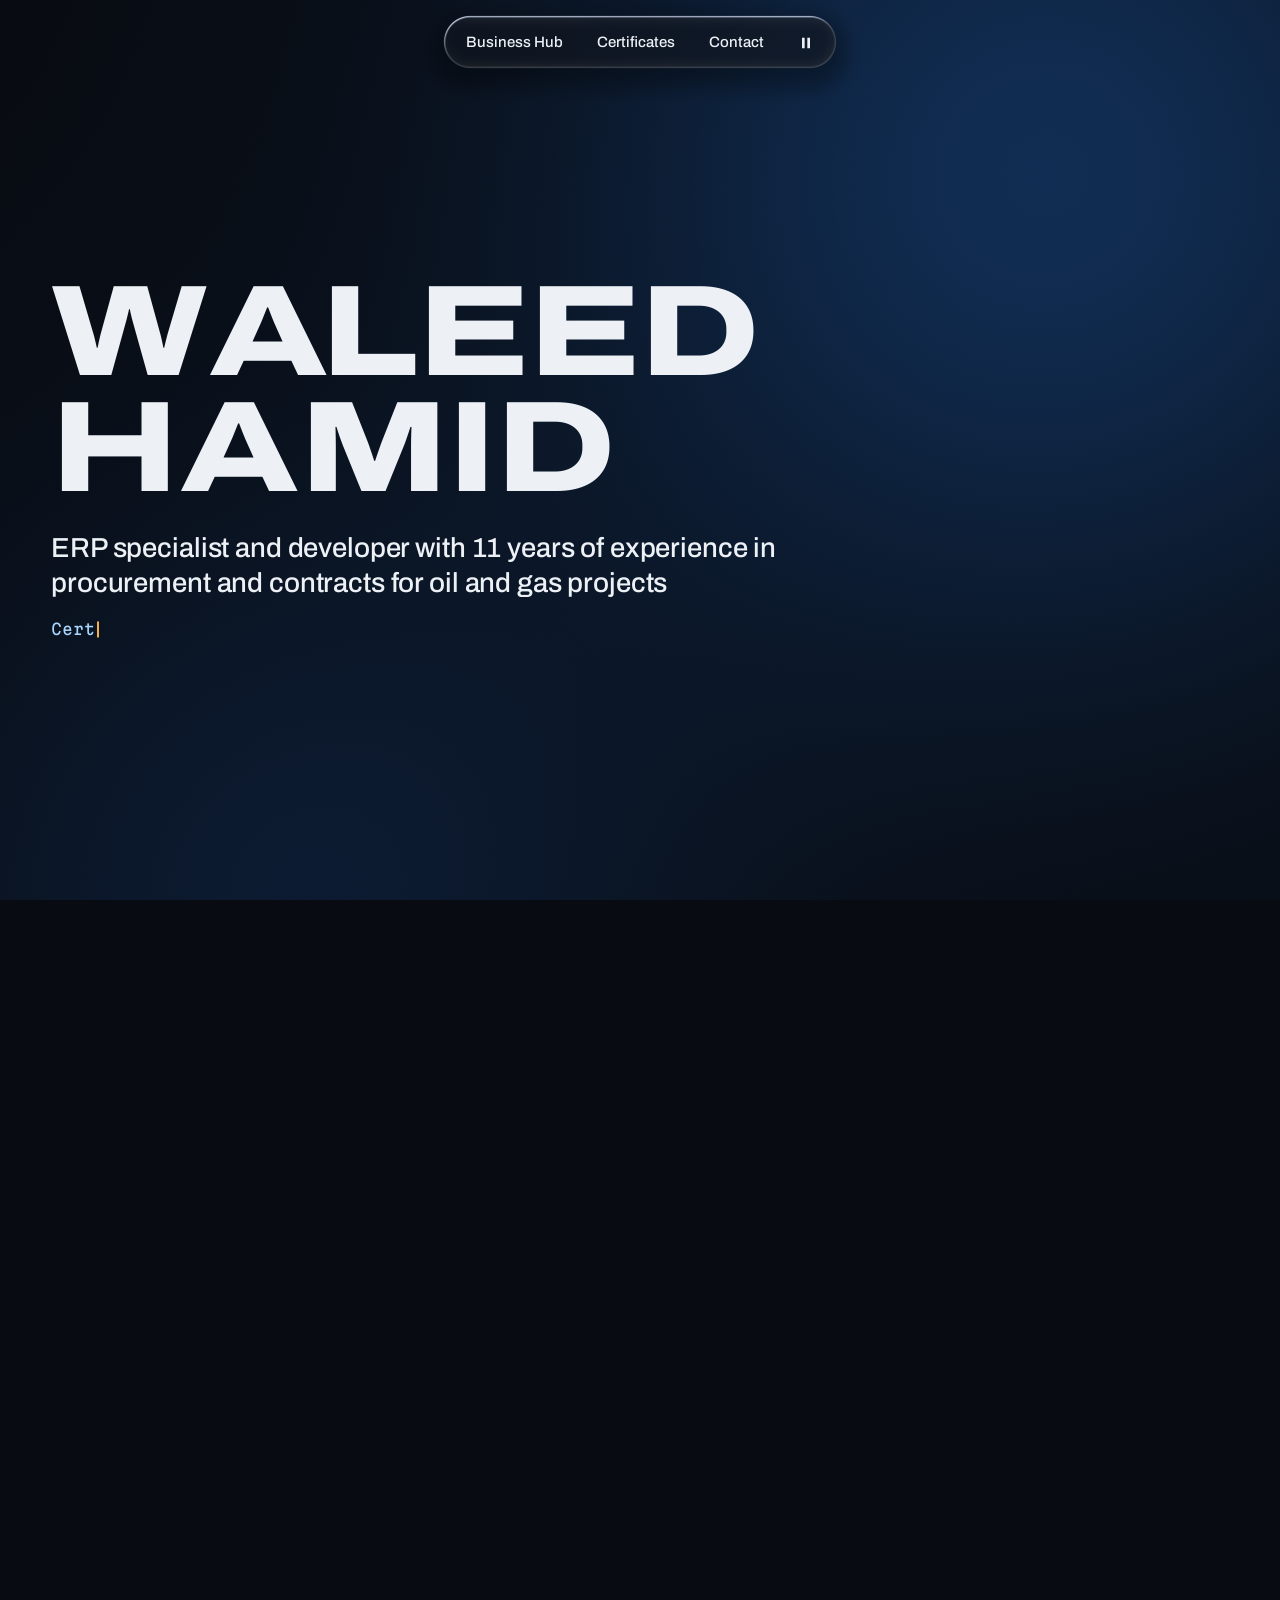
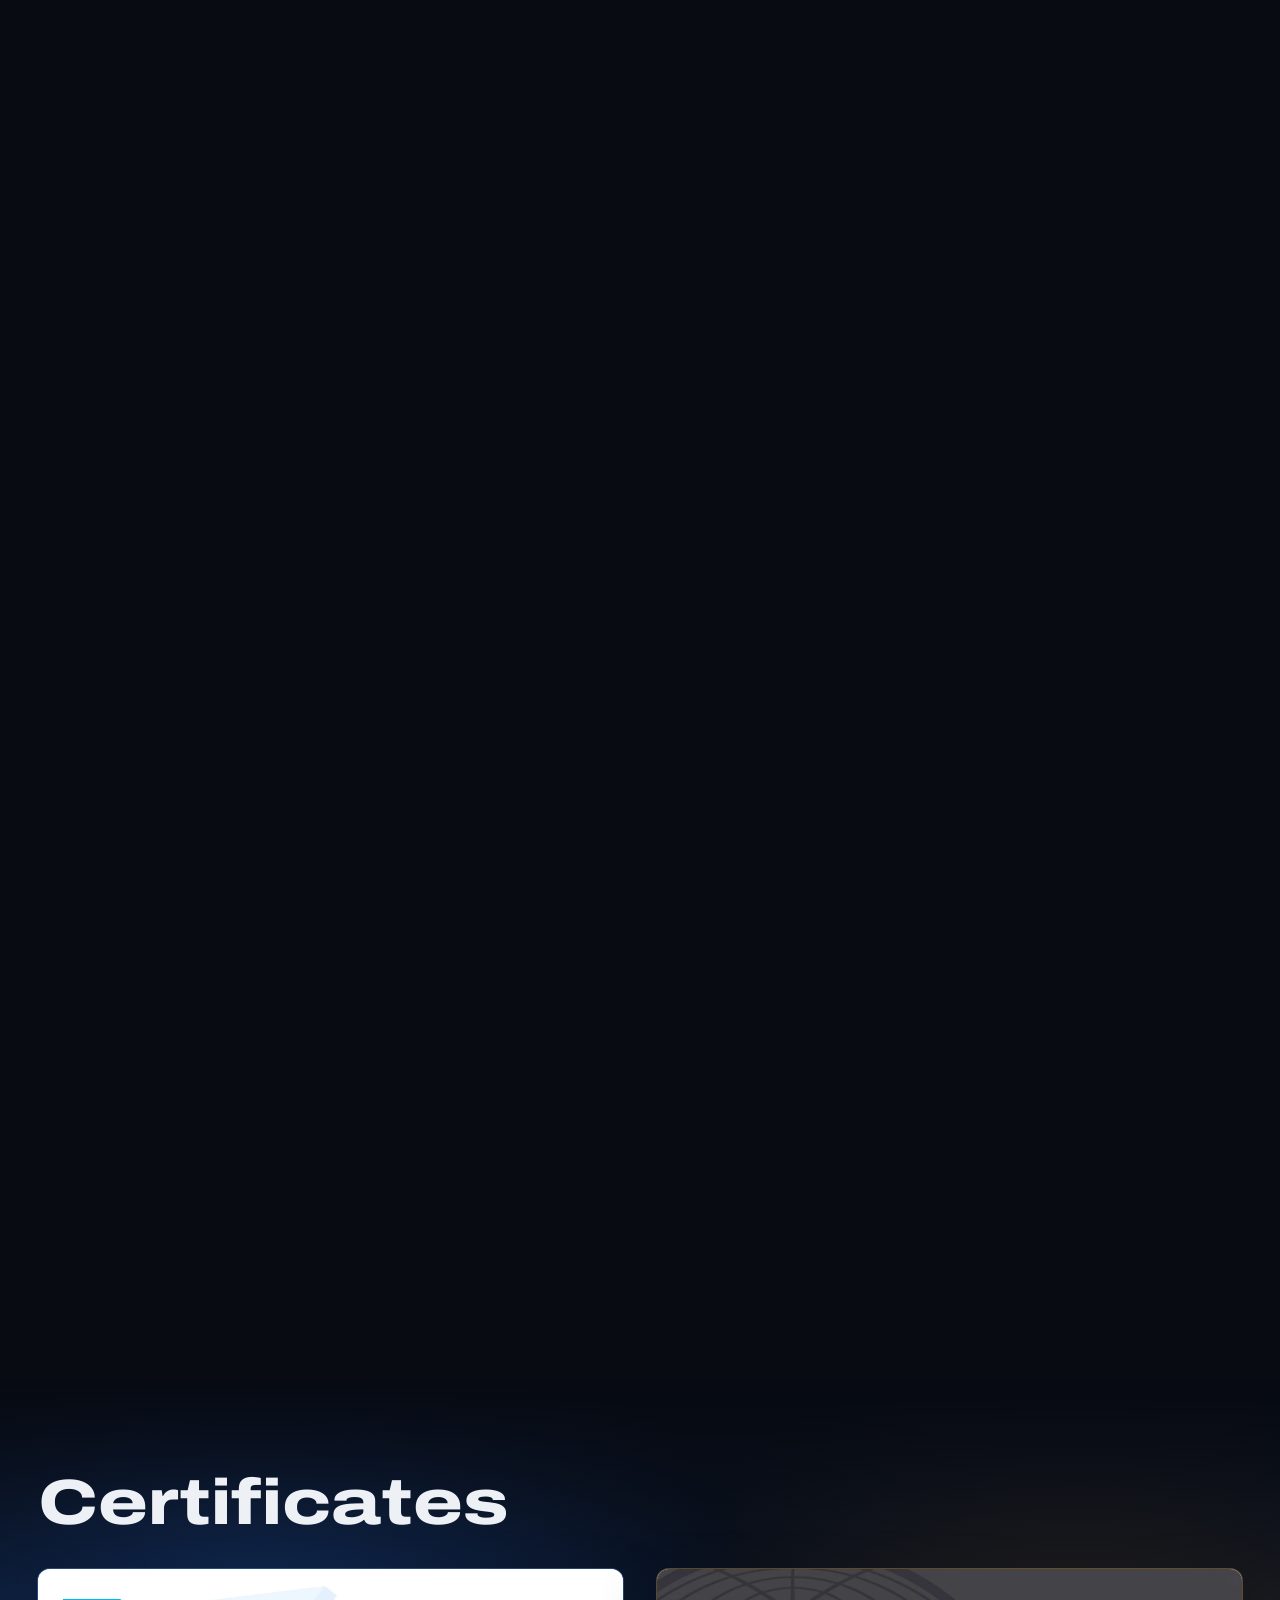
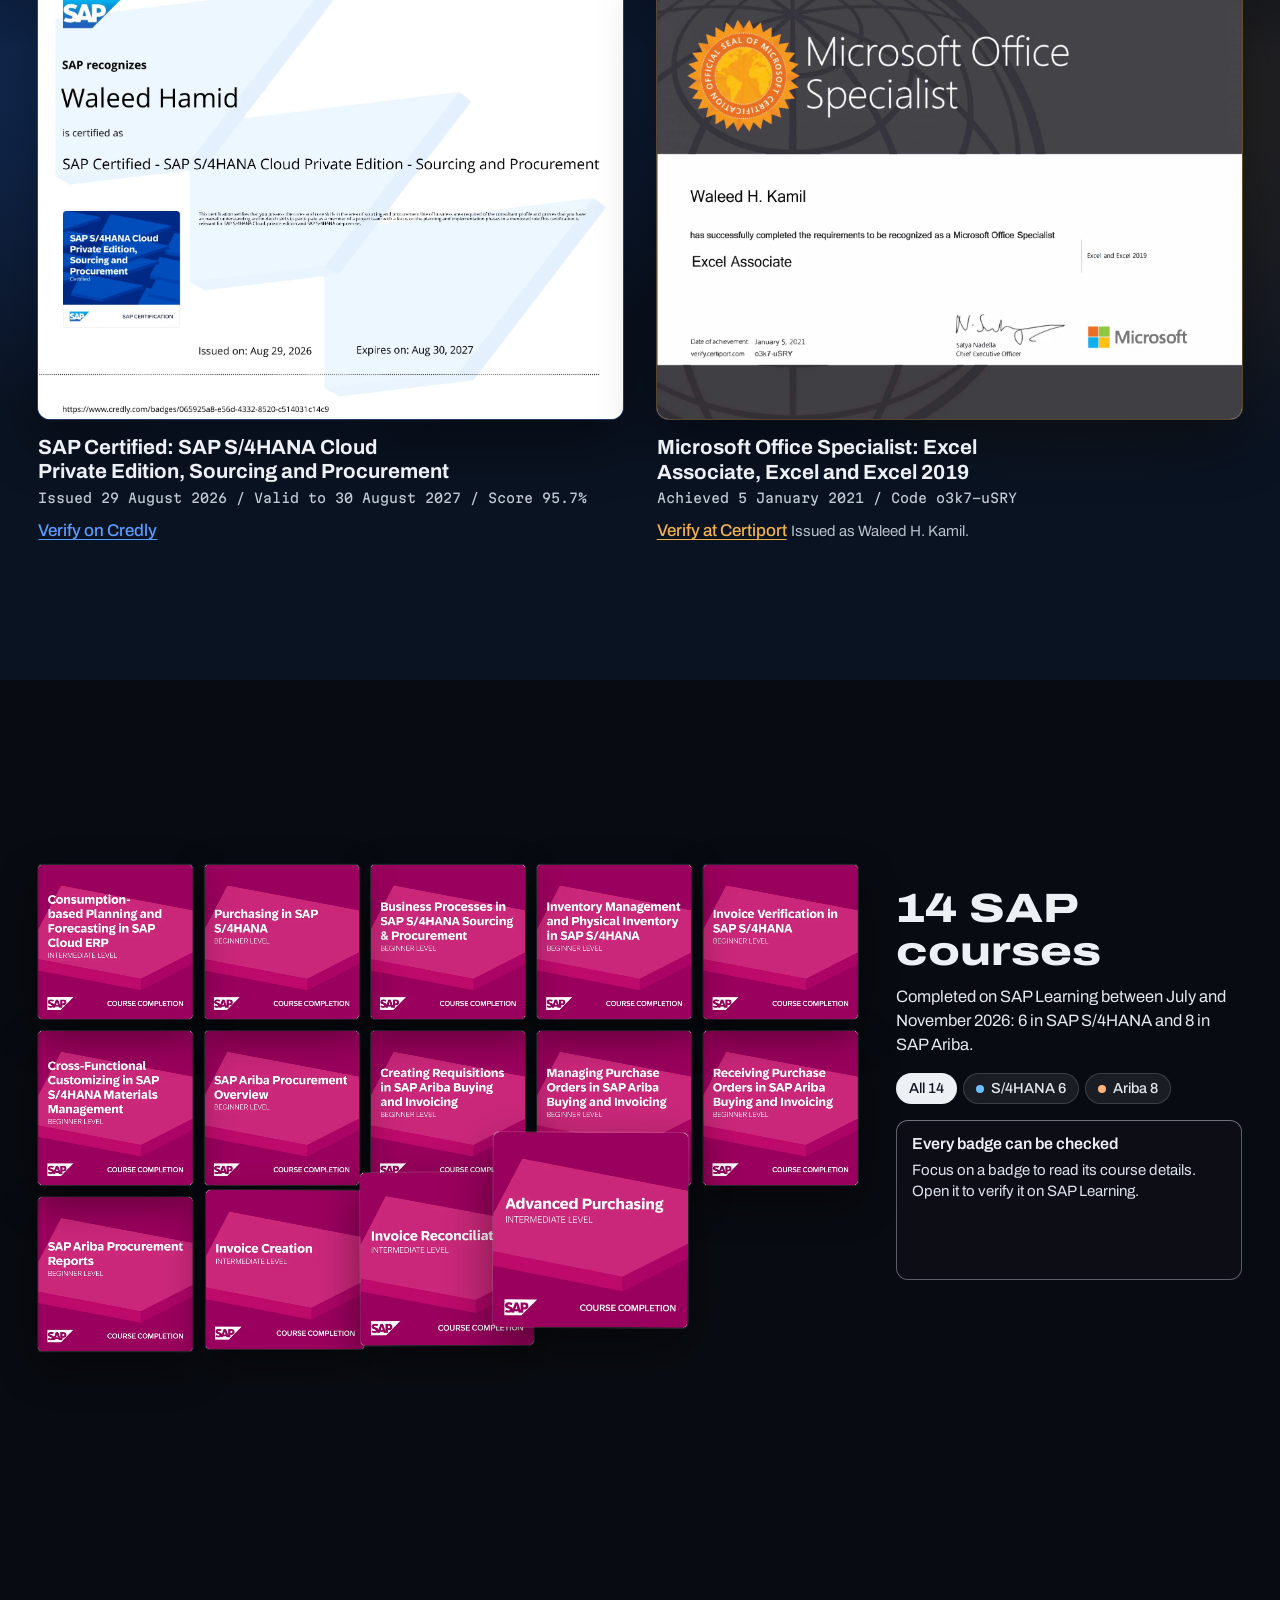
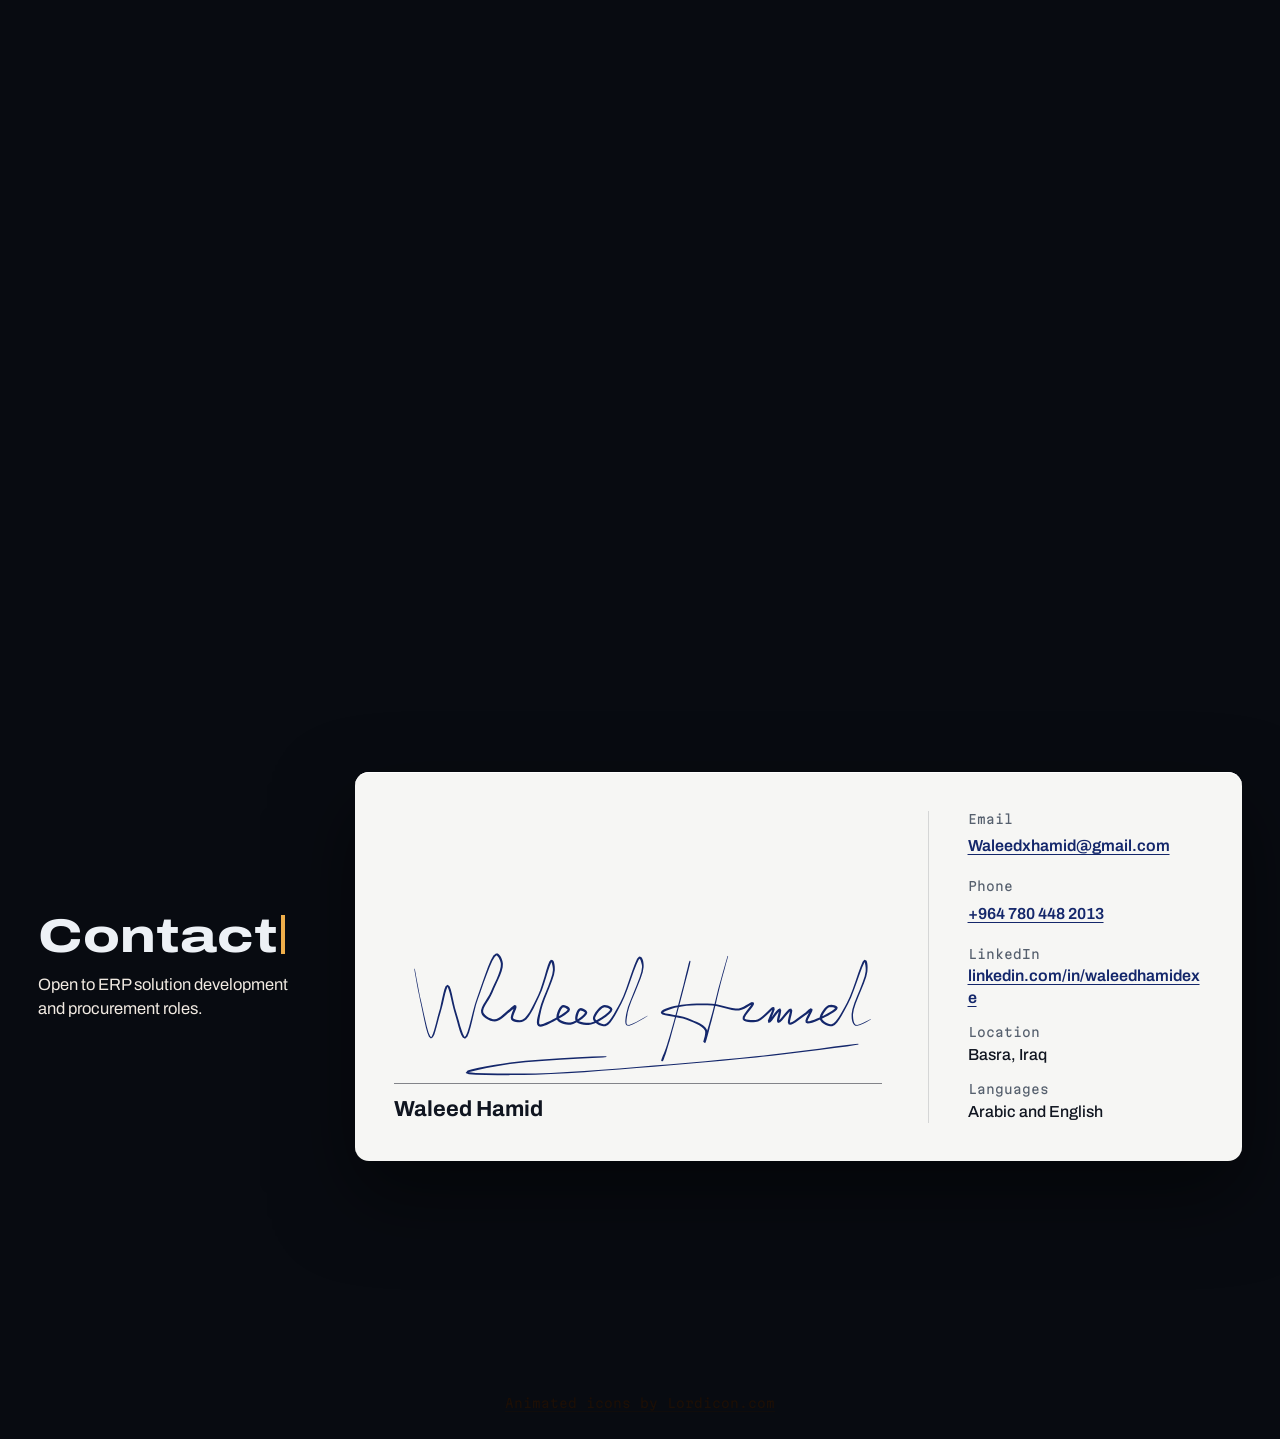
<file: index.html>
<!doctype html>
<html lang="en">
<head>
<meta charset="utf-8">
<meta name="viewport" content="width=device-width, initial-scale=1">
<title>Waleed Hamid | ERP specialist and procurement professional</title>
<meta name="description" content="I'm Waleed Hamid Kamil, an ERP specialist and developer with 11 years in procurement and contracts for oil and gas projects. See my work and certifications.">
<meta name="color-scheme" content="dark">
<script>
(() => {
  const reduce = matchMedia('(prefers-reduced-motion: reduce)').matches, root = document.documentElement;
  root.classList.add('js');
  root.classList.toggle('flat', reduce);
  window.__isNarrow = () => innerWidth < 1000 || innerHeight < 620;
  window.__isPhone = () => !reduce && __isNarrow();
  // The hero runs over 5.2 screens on a desktop. On a phone the run through the D takes less than one.
  window.__heroScreens = () => __isPhone() ? 1.935 : 5.2;
  window.__svh = () => { const p = document.getElementById('svhProbe'); return (p && p.offsetHeight) || innerHeight; };
  const set = () => { root.classList.toggle('pm', __isPhone()); root.classList.toggle('narrow', __isNarrow()); };
  set(); addEventListener('resize', set);
})();
</script>
<style>
@font-face{font-family:"Archivo";src:url([data-uri]) format("woff2");font-weight:100 900;font-stretch:62% 125%;font-style:normal;font-display:swap}
@font-face{font-family:"Martian Mono";src:url([data-uri]) format("woff2");font-weight:400;font-style:normal;font-display:swap}
:root{--ink:#080B11;--slab:#10151E;--white:#EDF1F6;--mute:#C3CBD7;--amber:#F2B14C;--line:rgba(237,241,246,.16);
--ease:cubic-bezier(.23,1,.32,1);--display:"Archivo",Arial,sans-serif;--mono:"Martian Mono",Consolas,monospace}
*{box-sizing:border-box}
html{background:var(--ink)}
body{margin:0;background:var(--ink);color:var(--white);font:400 17px/1.6 var(--display);overflow-x:clip}
a{color:inherit}
:focus-visible{outline:2px solid var(--amber);outline-offset:3px;border-radius:6px}

#nav{position:fixed;z-index:20;top:16px;left:50%;transform:translateX(-50%);display:flex;gap:2px;padding:6px;border-radius:999px;white-space:nowrap}
#nav a{display:block;padding:8px 16px;border-radius:999px;font-size:15px;font-weight:500;text-decoration:none;transition:background-color 160ms ease,transform 140ms var(--ease)}
#nav a:active{transform:scale(.97)}
@media (hover:hover) and (pointer:fine){#nav a:hover{background:rgba(237,241,246,.14)}}
#nav::before{content:"";position:absolute;inset:0;z-index:-1;border-radius:inherit;opacity:0;background:rgba(16,21,30,.72);
 -webkit-backdrop-filter:blur(16px) saturate(170%);backdrop-filter:blur(16px) saturate(170%);
 box-shadow:inset 0 0 0 1px var(--line),inset 0 1px 0 rgba(255,255,255,.26),0 10px 30px rgba(0,0,0,.35);transition:opacity 220ms ease}
#nav.frost::before{opacity:1}

#stage{position:relative;height:calc(620vh + var(--tour-extra,0vh))}
#pin{position:sticky;top:0;height:100vh;height:100svh;overflow:hidden;background:var(--ink)}
#pin canvas{position:absolute;inset:0;width:100%;height:100%;display:block}
#intro{position:absolute;left:0;right:0;padding:0 var(--gut,4vw);pointer-events:none;will-change:opacity,transform}
h1{position:absolute;width:1px;height:1px;overflow:hidden;clip-path:inset(50%);white-space:nowrap}
#lead{margin:0;max-width:30em;font-size:clamp(20px,2.15vw,31px);line-height:1.28;font-weight:500;letter-spacing:-.005em}
#lead .todo{color:transparent}
#cursor{display:inline-block;width:.09em;height:1em;margin:0 -.09em -.14em .05em;background:var(--amber);animation:blink 1.06s steps(1) infinite}
.typing #cursor{animation:none}
@keyframes blink{50%{opacity:0}}
#proof{margin:clamp(12px,1.8vh,20px) 0 0;display:flex;flex-wrap:wrap;gap:6px 26px;font:400 clamp(12px,1vw,14px)/1.5 var(--mono);color:var(--mute);opacity:0;transform:translateY(8px);transition:opacity 500ms ease,transform 600ms var(--ease)}
#proof.on{opacity:1;transform:none}
#sample{position:absolute;padding:0;font:400 11px/1.4 var(--mono);color:var(--mute);opacity:0;transition:opacity 240ms ease}
#head{position:absolute;left:0;right:0;top:76px;text-align:center;padding:0 16px;pointer-events:none}
#join{margin:0;display:flex;justify-content:center;gap:.3em;font-size:clamp(30px,4vw,58px);line-height:1.02;font-weight:800;font-stretch:125%;letter-spacing:-.005em}
#join span{display:block;will-change:transform,opacity}
#desc{margin:9px auto 0;max-width:50em;font-size:clamp(15px,1.15vw,17px);line-height:1.45;color:var(--mute);opacity:0}
#live{position:absolute;overflow:hidden;background:#F3F5F9;visibility:hidden;opacity:0;transition:opacity 220ms ease,background-color 300ms ease;box-shadow:0 22px 56px rgba(0,0,0,.55)}
#live.on{visibility:visible;opacity:1}
#live .bar{display:flex;align-items:center;justify-content:space-between;padding:0 14px;background:#E7EBF2;color:#334155;font:500 13px/1 var(--display);transition:background-color 300ms ease,color 300ms ease}
#live.dark{background:#0B1220}#live.dark .bar{background:#141D30;color:#CBD5E1}
#live .bar svg{display:block}
#live iframe{display:block;border:0;width:1600px;height:1000px;transform-origin:0 0}
#notes{position:absolute;inset:0;width:100%;height:100%;pointer-events:none;overflow:visible}
#notes path{fill:none;stroke-linecap:round;stroke-linejoin:round}
#notes .halo{stroke:rgba(8,11,17,.55);stroke-width:4}
#notes .ink{stroke:var(--amber);stroke-width:1.7}
#labels .note{position:absolute;width:var(--nw,190px);opacity:0;pointer-events:auto;cursor:default;font-size:13px;line-height:1.38;color:var(--mute)}
#labels .note b{display:block;margin-bottom:2px;font-size:15px;font-weight:500;color:var(--white)}
#labels .note.left{text-align:right}
#labels .note.lit b{color:var(--amber)}
#more{display:none}
#more ul{list-style:none;margin:0 0 24px;padding:0;display:grid;gap:12px}
#more li b{display:block;color:var(--white);font-weight:500}

#after{position:relative;background:var(--ink);padding:clamp(70px,12vh,130px) 16px}
#after>div{max-width:760px;margin:0 auto}
#after h2{margin:0 0 14px;font-size:clamp(28px,4vw,44px);font-stretch:125%;font-weight:800;line-height:1.08}
#after p{margin:0 0 16px;color:var(--mute)}
#still{display:none;width:100%;height:auto;border-radius:12px;margin-bottom:28px}

@media (max-width:1199px),(max-height:619px){#more{display:block}}
@media (max-width:560px){
 #nav{top:10px;padding:4px}#nav a{padding:7px 11px;font-size:14px}
 #proof{flex-direction:column}
}
@media (prefers-reduced-motion:reduce){
 #stage{height:auto}#pin{position:relative}
 #cursor{animation:none}#still{display:block}#more{display:block}#head,#live,#notes,#labels,#sample{display:none}
 #proof{transition:none}
}
</style>
<link rel="icon" href="shared/favicon.png" type="image/png" sizes="192x192">
<link rel="apple-touch-icon" href="shared/apple-touch-icon.png" sizes="180x180">
<link rel="stylesheet" href="shared/phone.css">
<link rel="stylesheet" href="main.css">
<link rel="canonical" href="https://waleedhamid.me/">
<meta property="og:url" content="https://waleedhamid.me/">
<script type="text/javascript">
    (function(c,l,a,r,i,t,y){
        c[a]=c[a]||function(){(c[a].q=c[a].q||[]).push(arguments)};
        t=l.createElement(r);t.async=1;t.src="https://www.clarity.ms/tag/"+i;
        y=l.getElementsByTagName(r)[0];y.parentNode.insertBefore(t,y);
    })(window, document, "clarity", "script", "z9unn15nb7");
</script>
<link rel="preload" as="image" href="assets/phone/card-front.webp" type="image/webp" fetchpriority="high" media="(max-width:999px), (max-height:619px), (pointer:coarse)">
<script type="application/ld+json">
{
  "@context": "https://schema.org",
  "@graph": [
    {
      "@type": "Person",
      "@id": "https://waleedhamid.me/#person",
      "name": "Waleed Hamid Kamil",
      "alternateName": [
        "Waleed Hamid",
        "waleedhamid"
      ],
      "url": "https://waleedhamid.me/",
      "jobTitle": "ERP specialist and developer",
      "sameAs": [
        "https://www.linkedin.com/in/waleedhamidexe/"
      ]
    },
    {
      "@type": "WebSite",
      "@id": "https://waleedhamid.me/#website",
      "url": "https://waleedhamid.me/",
      "name": "Waleed Hamid",
      "alternateName": [
        "Waleed Hamid Kamil",
        "waleedhamid"
      ],
      "publisher": {
        "@id": "https://waleedhamid.me/#person"
      }
    },
    {
      "@type": "ProfilePage",
      "@id": "https://waleedhamid.me/#profile",
      "url": "https://waleedhamid.me/",
      "name": "Waleed Hamid | ERP specialist and procurement professional",
      "mainEntity": {
        "@id": "https://waleedhamid.me/#person"
      },
      "isPartOf": {
        "@id": "https://waleedhamid.me/#website"
      }
    }
  ]
}
</script>
<link rel="stylesheet" href="shared/motion.css">
<meta property="og:type" content="website">
<meta property="og:title" content="Waleed Hamid | ERP specialist and procurement professional">
<meta property="og:description" content="I'm Waleed Hamid Kamil, an ERP specialist and developer with 11 years in procurement and contracts for oil and gas projects. See my work and certifications.">
<meta name="twitter:card" content="summary">
<noscript><style>
#stage{height:auto}#pin{position:relative;height:auto;min-height:100svh;padding:96px var(--sp4) var(--sp7)}
#pin canvas,#head,#live,#notes,#labels,#sample,#cursor,#todo{display:none}
#name{position:static;width:auto;height:auto;clip-path:none;white-space:normal;margin:0 0 var(--sp5);font-size:var(--fs-h2)}
#intro{position:static;padding:0}#lead .sr{position:static;width:auto;height:auto;clip-path:none;white-space:normal;overflow:visible}
#proof{opacity:1;transform:none}#after,#still{display:block}#business-hub{position:static}
</style></noscript>
<link rel="stylesheet" href="badge/badge.css">
<script defer src="/shared/visitor-alerts.js" data-endpoint="https://waleed-portfolio-visitor-alerts.portfolio-visitor-alerts.workers.dev/visit"></script>
</head>
<body>
<a class="skip-link" href="#main-content">Skip to content</a>
<nav id="nav" class="frost" aria-label="Main">
  <a id="navHub" href="#business-hub">Business Hub</a><a href="#certificates">Certificates</a><a href="#contact">Contact</a>
</nav>
<main id="main-content" tabindex="-1">
<section id="stage" aria-labelledby="name">
  <i id="svhProbe" aria-hidden="true"></i>
  <div id="pin">
    <canvas id="gl" aria-hidden="true"></canvas>
    <canvas id="flat" aria-hidden="true" hidden></canvas>
    <h1 id="name">Waleed Hamid</h1>
    <div id="intro">
      <p id="lead"><span class="sr" style="position:absolute;width:1px;height:1px;overflow:hidden;clip-path:inset(50%)">ERP specialist and developer with 11 years of experience in procurement and contracts for oil and gas projects</span><span aria-hidden="true" id="typed"></span><span aria-hidden="true" id="cursor"></span><span aria-hidden="true" class="todo" id="todo"></span></p>
      <p id="proof"><span>Certified SAP S/4HANA Consultant</span><span>10M USD annual procurement spend</span><span>60+ purchase orders a month</span><span>Single orders up to 700,000 USD</span><span>Manpower contracts for 450 workers</span><span>Supervising 8 administrators</span><span>Built the system my office runs on</span><span>14 SAP courses in S/4HANA and Ariba</span></p>
    </div>
    <div id="head">
      <h2 id="join" aria-label="Business Hub"><span id="jl" aria-hidden="true">BUSINESS</span><span id="jr" aria-hidden="true">HUB</span></h2>
      <p id="desc">The order-to-invoice system I designed and built for my office. It links every quotation, purchase order, delivery note and invoice, and runs for the whole team on one server.</p>
    </div>
    <div id="live">
      <div class="bar"><span>Business Hub</span><svg width="94" height="12" viewBox="0 0 94 12" fill="none" stroke="currentColor" stroke-width="1.3" aria-hidden="true"><path d="M1 6h10M41 1.5h9v9h-9zM83 1.5l9 9M92 1.5l-9 9"/></svg></div>
      <iframe id="dashFrame" title="Live Business Hub dashboard with sample data" scrolling="no"></iframe>
    </div>
    <svg id="notes" aria-hidden="true"></svg>
    <div id="labels"></div>
    <div id="sample" aria-hidden="true">Sample data</div>
    <div id="tWash" aria-hidden="true"></div>
    <div id="tFade" aria-hidden="true"></div>
    <div id="tSide">
      <p class="what">The order-to-invoice system I designed and built for my office.</p>
      <ol id="tNav" aria-label="Tour chapters"></ol>
      <a id="tExplore" href="business-hub/">Explore Business Hub <svg viewBox="0 0 24 24" aria-hidden="true"><path d="M5 12h14M13 6l6 6-6 6"/></svg></a>
    </div>
    <div id="tCards"></div>
    <div id="pTour"></div>
  </div>
  <span id="business-hub" aria-hidden="true"></span>
</section>
<section id="after">
  <div>
    <img id="still" src="assets/hero-dashboard.webp" alt="Business Hub dashboard showing sample data" width="3200" height="2000">
    <div id="more"><ul id="moreList"></ul></div><noscript><p><a class="explore" href="business-hub/">Explore Business Hub</a></p></noscript>
      </div>
</section>

<section id="tourFlat" aria-labelledby="tourFlatTitle">
  <h2 id="tourFlatTitle">Business Hub</h2>
  <p class="what">The order-to-invoice system I designed and built for my office.</p>
  <div id="tourFlatList"></div>
  <a class="explore" href="business-hub/">Explore Business Hub <svg viewBox="0 0 24 24" aria-hidden="true"><path d="M5 12h14M13 6l6 6-6 6"/></svg></a>
</section>
<div class="cs">
<div id="csTint" aria-hidden="true"><i class="t-cert"></i><i class="t-course"></i><i class="t-contact"></i></div>
<section id="certificates" aria-labelledby="h-cert">
  <div class="wrap">
    <h2 id="h-cert" data-type>Certificates</h2>
    <div class="certs">
      <figure class="cert sap">
        <button type="button" data-zoom="assets/certs/sap-certificate.webp" aria-label="Enlarge the SAP certificate"><img src="assets/certs/sap-certificate.webp" alt="SAP certificate issued to Waleed Hamid" loading="lazy" width="1743" height="1347"></button>
        <h3>SAP Certified: SAP S/4HANA Cloud Private Edition, Sourcing and Procurement</h3>
        <p class="long">Issued 29 August 2026 / Valid to 30 August 2027 / Score 95.7%</p><p class="short">Aug 2026 to Aug 2027 / Score 95.7%</p>
        <a class="go" href="https://www.credly.com/badges/065925a8-e56d-4332-8520-c514031c14c9" target="_blank" rel="noopener">Verify on Credly</a>
      </figure>
      <figure class="cert mos">
        <button type="button" data-zoom="assets/certs/mos-certificate.webp" aria-label="Enlarge the Microsoft Office Specialist certificate"><img src="assets/certs/mos-certificate.webp" alt="Microsoft Office Specialist certificate issued to Waleed H. Kamil" loading="lazy" width="1740" height="1333"></button>
        <h3>Microsoft Office Specialist: Excel Associate, Excel and Excel 2019</h3>
        <p class="long">Achieved 5 January 2021 / Code o3k7-uSRY</p><p class="short">Jan 2021 / Code o3k7-uSRY</p>
        <a class="go" href="https://verify.certiport.com" target="_blank" rel="noopener">Verify at Certiport</a>
        <span class="small"> Issued as Waleed H. Kamil.</span>
      </figure>
    </div>
  </div>
</section>
<section id="cTrack" aria-labelledby="h-courses">
  <div id="cPin">
    <div id="cBloom" aria-hidden="true"></div>
    <div id="cEdge" aria-hidden="true"><div class="e s4"><i></i></div><div class="e ariba"><i></i></div></div>
    <div id="cCopy">
      <h2 id="h-courses" data-type>14 SAP courses</h2>
      <p class="long">Completed on SAP Learning between July and November 2026: 6 in SAP S/4HANA and 8 in SAP Ariba.</p>
      <p class="short">On SAP Learning, July to November 2026. Tap a badge for its details.</p>
      <div id="cChips" role="group" aria-label="Filter courses"><button type="button" data-g="" aria-pressed="true">All 14</button><button type="button" data-g="S/4HANA" class="dot s4" aria-pressed="false">S/4HANA 6</button><button type="button" data-g="Ariba" class="dot ariba" aria-pressed="false">Ariba 8</button></div>
      <div id="cNow" aria-live="off"><b></b><small></small><span></span><a id="cGo" target="_blank" rel="noopener" hidden>Verify on SAP Learning</a></div>
    </div>
    <div id="cCards"></div>
  </div>
</section>
<section id="contact" aria-labelledby="h-contact">
  <div class="wrap signoff">
    <div class="so-head">
      <h2 id="h-contact" data-type>Contact</h2>
      <p>Open to ERP solution development and procurement roles.</p>
    </div>
    <div class="sheet" id="sheet">
      <div class="sign">
<svg id="sig" viewBox="0 0 620 196" aria-hidden="true" focusable="false"><defs><mask id="sigM0" maskUnits="userSpaceOnUse" x="0" y="0" width="620" height="196"><path class="wr" data-len="1141" d="M26.0 40.0L26.3 41.6L27.0 45.9L28.1 52.1L29.4 59.5L30.9 67.5L32.5 75.2L34.0 82.0L35.6 89.3L37.4 97.7L39.2 106.4L41.2 114.6L43.1 121.5L45.1 126.2L47.0 128.0L48.6 126.8L50.2 123.6L51.8 118.9L53.4 113.2L54.9 107.1L56.5 101.2L58.0 96.0L59.5 90.6L60.9 84.4L62.4 77.9L63.8 71.9L65.2 66.8L66.6 63.3L68.0 62.0L69.4 63.3L70.8 66.8L72.2 71.9L73.6 78.0L75.0 84.4L76.5 90.6L78.0 96.0L79.6 101.2L81.2 107.1L82.9 113.2L84.7 118.9L86.4 123.6L88.2 126.8L90.0 128.0L92.2 126.1L94.3 121.0L96.5 113.6L98.7 104.8L101.0 95.3L103.4 86.1L106.0 78.0L109.2 69.2L112.7 59.0L116.5 48.4L120.2 38.4L123.9 30.1L127.2 24.3L130.0 22.0L131.2 22.3L132.5 23.4L133.8 25.0L134.9 27.0L135.9 29.3L136.6 31.7L137.0 34.0L136.8 38.1L135.6 43.0L133.6 48.4L131.2 54.0L128.7 59.6L126.2 65.0L124.0 70.0L122.0 74.1L119.6 78.2L117.1 82.3L114.7 86.2L112.9 89.8L111.9 93.1L112.0 96.0L113.1 98.1L114.9 100.2L117.2 102.1L119.9 103.7L122.7 104.9L125.5 105.7L128.0 106.0L130.6 105.5L133.3 104.2L136.0 102.3L138.8 100.1L141.4 97.8L143.8 95.7L146.0 94.0L147.4 92.9L148.8 91.7L150.2 90.5L151.4 89.3L152.5 88.5L153.4 88.0L154.0 88.0L154.1 89.0L153.4 91.0L152.4 93.7L151.2 96.7L150.2 99.7L149.7 102.2L150.0 104.0L151.1 105.1L152.8 105.9L154.9 106.6L157.2 106.9L159.6 107.0L161.9 106.7L164.0 106.0L167.1 103.8L170.1 100.3L173.1 95.7L176.0 90.5L178.8 84.9L181.5 79.3L184.0 74.0L186.8 67.4L189.4 59.5L192.0 51.1L194.4 43.1L196.6 36.3L198.5 31.7L200.0 30.0L200.7 30.4L201.3 31.5L201.9 33.1L202.4 35.1L202.8 37.3L203.0 39.7L203.0 42.0L202.1 47.6L199.9 54.4L197.0 62.2L193.7 70.3L190.5 78.3L187.8 85.7L186.0 92.0L185.2 95.5L184.3 99.1L183.6 102.5L183.1 105.7L182.9 108.5L183.1 110.6L184.0 112.0L185.5 112.5L187.7 112.3L190.4 111.5L193.3 110.3L196.3 108.9L199.3 107.4L202.0 106.0L205.2 104.3L209.0 102.3L212.8 100.1L216.3 97.8L219.3 95.6L221.3 93.6L222.0 92.0L221.6 91.1L220.7 90.2L219.5 89.4L218.0 88.6L216.5 88.1L215.1 87.9L214.0 88.0L212.6 89.1L211.2 91.0L209.9 93.6L208.7 96.5L207.9 99.4L207.7 102.0L208.0 104.0L209.1 105.5L210.9 106.9L213.3 108.1L215.9 109.1L218.7 109.8L221.5 110.1L224.0 110.0L227.2 109.1L230.9 107.4L234.7 105.1L238.3 102.6L241.3 100.0L243.3 97.7L244.0 96.0L243.6 95.1L242.7 94.2L241.4 93.4L239.9 92.6L238.4 92.1L237.1 91.9L236.0 92.0L234.9 93.0L233.8 94.7L232.8 97.0L232.0 99.6L231.6 102.1L231.5 104.3L232.0 106.0L233.3 107.4L235.4 108.5L238.0 109.4L240.9 110.0L244.0 110.3L247.1 110.3L250.0 110.0L254.0 108.7L258.8 106.4L263.8 103.4L268.5 100.1L272.5 96.9L275.1 94.1L276.0 92.0L275.5 91.1L274.5 90.1L273.0 89.3L271.2 88.5L269.3 88.0L267.5 87.8L266.0 88.0L263.9 89.1L261.6 91.0L259.2 93.5L257.0 96.4L255.3 99.3L254.2 101.9L254.0 104.0L254.8 105.7L256.3 107.4L258.4 109.0L260.8 110.4L263.3 111.5L265.8 112.1L268.0 112.0L270.9 110.6L273.8 107.8L276.7 104.0L279.6 99.4L282.4 94.3L285.2 89.1L288.0 84.0L291.8 75.9L295.7 65.7L299.6 54.6L303.4 43.9L306.8 34.7L309.7 28.4L312.0 26.0L312.9 26.4L313.7 27.4L314.4 29.0L315.1 31.0L315.6 33.2L315.9 35.6L316.0 38.0L315.0 44.3L312.4 52.4L308.8 61.7L304.8 71.3L300.9 80.7L297.8 89.2L296.0 96.0L295.5 99.0L295.0 101.9L294.6 104.6L294.5 107.1L294.6 109.3L295.1 110.9L296.0 112.0L298.6 112.1L302.8 110.7L307.8 108.3L312.9 105.5L317.5 102.8L320.7 100.8L322.0 100.0" fill="none" stroke="#fff" stroke-width="13" pathLength="1"/></mask><mask id="sigM1" maskUnits="userSpaceOnUse" x="0" y="0" width="620" height="196"><path class="wr" data-len="133" d="M376.0 30.0L375.7 31.2L374.9 34.4L373.7 39.1L372.3 44.8L370.8 50.8L369.3 56.7L368.0 62.0L366.7 67.2L365.3 72.6L363.9 78.0L362.4 83.4L361.0 88.9L359.5 94.4L358.0 100.0L356.3 106.1L354.6 112.4L352.8 118.9L351.0 125.3L349.3 131.4L347.6 137.0L346.0 142.0L345.0 145.0L343.9 148.1L342.7 151.1L341.7 153.8L340.8 156.0L340.2 157.4L340.0 158.0" fill="none" stroke="#fff" stroke-width="13" pathLength="1"/></mask><mask id="sigM2" maskUnits="userSpaceOnUse" x="0" y="0" width="620" height="196"><path class="wr" data-len="823" d="M424.0 24.0L423.6 25.4L422.6 29.0L421.1 34.3L419.3 40.7L417.4 47.5L415.6 54.1L414.0 60.0L412.6 65.6L411.1 71.4L409.7 77.2L408.3 83.0L406.9 88.8L405.5 94.4L404.0 100.0L402.5 105.6L400.7 111.9L399.0 118.4L397.2 124.4L395.7 129.4L394.6 132.8L394.0 134.0L394.1 133.3L394.6 131.6L395.3 129.1L396.0 126.2L396.5 123.1L396.6 120.3L396.0 118.0L394.2 115.5L391.5 113.2L388.1 111.1L384.2 109.1L380.1 107.3L376.0 105.6L372.0 104.0L367.2 102.5L361.5 101.2L355.4 100.2L349.6 99.2L344.7 98.2L341.3 97.2L340.0 96.0L340.6 94.9L342.5 93.7L345.2 92.4L348.7 91.1L352.4 89.9L356.3 88.9L360.0 88.0L365.4 87.0L371.4 86.3L377.9 85.9L384.6 85.6L391.3 85.6L397.9 85.7L404.0 86.0L409.2 86.6L414.4 87.7L419.5 89.1L424.5 90.4L429.3 91.5L433.8 92.1L438.0 92.0L441.2 91.2L444.4 89.8L447.6 88.0L450.6 86.2L453.1 84.8L454.9 83.9L456.0 84.0L455.7 85.5L454.0 88.1L451.4 91.5L448.5 95.2L445.9 98.8L444.2 101.9L444.0 104.0L445.2 105.2L447.2 106.0L449.9 106.6L453.0 106.9L456.2 106.9L459.3 106.6L462.0 106.0L465.2 104.4L468.7 101.7L472.2 98.5L475.5 95.1L478.4 92.3L480.7 90.4L482.0 90.0L482.1 91.3L481.3 93.9L480.0 97.3L478.4 101.0L477.0 104.3L476.1 106.9L476.0 108.0L477.1 107.3L479.0 105.0L481.4 101.7L484.1 98.2L486.7 94.9L488.7 92.7L490.0 92.0L490.3 93.1L490.0 95.3L489.3 98.3L488.6 101.6L487.9 104.6L487.7 106.9L488.0 108.0L489.4 107.4L491.7 105.1L494.5 101.8L497.4 98.2L500.3 94.9L502.6 92.6L504.0 92.0L504.4 93.2L504.0 95.7L503.3 99.0L502.4 102.6L501.7 105.9L501.5 108.6L502.0 110.0L503.7 110.1L506.3 109.0L509.4 107.1L512.8 104.7L516.3 102.2L519.4 99.8L522.0 98.0L523.4 96.9L524.9 95.7L526.3 94.5L527.5 93.4L528.6 92.5L529.5 92.0L530.0 92.0L529.9 93.0L529.0 95.2L527.5 98.0L525.9 101.1L524.6 104.1L523.8 106.5L524.0 108.0L525.4 108.5L527.7 108.3L530.7 107.5L534.1 106.3L537.6 104.9L541.0 103.4L544.0 102.0L547.0 100.5L550.4 98.7L553.9 96.7L557.1 94.7L559.7 92.8L561.5 91.2L562.0 90.0L561.5 89.3L560.4 88.7L558.9 88.2L557.1 87.8L555.2 87.6L553.5 87.6L552.0 88.0L550.1 89.2L548.1 91.2L546.1 93.7L544.2 96.5L542.8 99.4L542.0 101.9L542.0 104.0L542.8 105.7L544.4 107.4L546.5 109.0L548.8 110.5L551.4 111.5L553.8 112.1L556.0 112.0L558.9 110.6L561.8 107.8L564.8 103.9L567.6 99.3L570.5 94.2L573.3 89.0L576.0 84.0L579.6 76.4L583.3 66.8L587.0 56.4L590.5 46.5L593.6 38.0L596.2 32.1L598.0 30.0L598.7 30.5L599.2 31.8L599.6 33.7L600.0 36.0L600.1 38.6L600.1 41.3L600.0 44.0L598.7 50.2L596.0 57.9L592.5 66.6L588.8 75.5L585.5 84.1L583.0 91.8L582.0 98.0L582.0 100.6L582.2 103.2L582.5 105.6L583.0 107.8L583.8 109.6L584.8 111.1L586.0 112.0L588.3 112.2L591.7 111.3L595.5 109.7L599.3 107.8L602.7 105.9L605.1 104.5L606.0 104.0" fill="none" stroke="#fff" stroke-width="13" pathLength="1"/></mask><mask id="sigM3" maskUnits="userSpaceOnUse" x="0" y="0" width="620" height="196"><path class="wr" data-len="680" d="M590.0 136.0L585.9 136.6L575.1 138.0L559.1 140.1L539.9 142.7L519.1 145.3L498.5 147.9L480.0 150.0L459.8 152.2L438.9 154.3L417.4 156.4L395.5 158.4L373.6 160.4L351.6 162.2L330.0 164.0L308.2 165.8L286.0 167.6L263.6 169.3L241.5 170.9L220.0 172.3L199.3 173.4L180.0 174.0L164.7 174.3L148.1 174.4L131.5 174.5L116.3 174.3L103.8 173.8L95.2 173.1L92.0 172.0L93.9 170.7L99.4 169.1L107.5 167.2L117.5 165.3L128.4 163.3L139.6 161.5L150.0 160.0L166.9 158.2L188.1 156.5L210.9 155.0L233.0 153.8L251.9 152.8L265.0 152.2L270.0 152.0" fill="none" stroke="#fff" stroke-width="13" pathLength="1"/></mask></defs><path d="M25.7 40.1L25.9 41.7L26.6 45.9L27.7 52.1L29.0 59.6L30.5 67.5L32.1 75.3L33.5 82.1L35.1 89.4L36.8 97.8L38.6 106.5L40.5 114.8L42.4 121.7L44.4 126.6L46.9 128.8L49.3 127.4L51.1 124.0L52.7 119.2L54.3 113.4L55.9 107.4L57.4 101.5L59.0 96.3L60.5 90.9L62.1 84.7L63.6 78.2L65.0 72.2L66.4 67.2L67.7 63.9L68.0 63.3L68.3 63.9L69.6 67.2L71.0 72.2L72.4 78.2L73.9 84.7L75.4 90.9L76.9 96.3L78.5 101.5L80.1 107.4L81.8 113.5L83.5 119.3L85.3 124.1L87.3 127.6L90.2 129.1L93.1 126.7L95.3 121.4L97.4 113.9L99.6 105.0L101.8 95.5L104.1 86.3L106.7 78.3L109.9 69.4L113.5 59.2L117.4 48.7L121.2 38.8L124.8 30.5L128.1 25.0L130.5 23.2L130.6 23.5L131.5 24.4L132.6 25.8L133.6 27.7L134.6 29.8L135.3 32.0L135.7 34.0L135.5 37.9L134.4 42.6L132.5 47.9L130.2 53.5L127.6 59.1L125.1 64.5L122.9 69.5L120.9 73.5L118.5 77.6L116.0 81.6L113.6 85.5L111.7 89.3L110.5 92.9L110.7 96.3L111.9 98.9L113.9 101.2L116.4 103.2L119.2 104.9L122.2 106.2L125.2 107.1L128.1 107.4L131.0 106.8L134.0 105.4L136.9 103.4L139.7 101.2L142.3 98.9L144.7 96.8L146.9 95.2L148.4 94.1L149.8 92.8L151.2 91.6L152.4 90.5L153.4 89.8L153.9 89.4L152.8 88.9L152.6 88.7L152.0 90.5L151.0 93.2L149.8 96.2L148.8 99.3L148.2 102.2L148.7 104.7L150.3 106.3L152.2 107.3L154.6 108.0L157.1 108.4L159.7 108.4L162.2 108.0L164.6 107.1L168.0 104.7L171.1 101.0L174.1 96.3L177.0 91.0L179.7 85.4L182.4 79.8L184.9 74.4L187.7 67.8L190.5 59.8L193.1 51.4L195.5 43.4L197.8 36.8L199.6 32.3L200.7 31.2L199.6 31.4L200.0 32.1L200.5 33.5L201.0 35.4L201.4 37.5L201.7 39.7L201.8 41.9L201.0 47.3L198.9 54.1L196.0 61.8L192.8 69.9L189.5 77.9L186.7 85.4L184.9 91.7L184.0 95.2L183.1 98.8L182.2 102.3L181.6 105.5L181.4 108.5L181.8 111.1L183.1 113.1L185.4 114.0L188.0 113.7L190.8 112.8L193.8 111.6L196.9 110.1L199.9 108.6L202.6 107.2L205.9 105.5L209.6 103.5L213.5 101.2L217.1 98.9L220.2 96.6L222.5 94.5L223.5 92.2L222.9 90.3L221.7 89.0L220.3 88.0L218.6 87.2L216.9 86.6L215.2 86.4L213.3 86.7L211.6 88.1L210.0 90.3L208.5 93.0L207.3 96.1L206.5 99.2L206.2 102.0L206.7 104.6L208.1 106.6L210.2 108.1L212.7 109.4L215.5 110.4L218.5 111.1L221.4 111.4L224.2 111.3L227.6 110.4L231.5 108.6L235.4 106.3L239.1 103.7L242.3 101.0L244.5 98.5L245.5 96.2L244.8 94.2L243.7 93.0L242.2 92.0L240.5 91.2L238.8 90.6L237.1 90.3L235.3 90.7L233.7 92.0L232.5 94.0L231.4 96.5L230.6 99.2L230.1 101.9L230.1 104.5L230.7 106.7L232.4 108.5L234.8 109.8L237.6 110.8L240.7 111.4L244.0 111.7L247.2 111.6L250.3 111.2L254.5 109.9L259.4 107.5L264.5 104.5L269.3 101.2L273.4 97.9L276.2 94.9L277.4 92.2L276.7 90.1L275.3 88.9L273.6 87.9L271.7 87.1L269.6 86.6L267.6 86.4L265.5 86.6L263.1 87.9L260.6 89.9L258.1 92.6L255.8 95.6L254.0 98.6L252.8 101.5L252.6 104.2L253.6 106.5L255.3 108.4L257.6 110.2L260.1 111.7L262.9 112.8L265.7 113.4L268.4 113.3L271.7 111.6L274.8 108.6L277.7 104.6L280.5 99.9L283.3 94.8L286.1 89.5L288.8 84.4L292.6 76.3L296.6 66.0L300.5 54.9L304.3 44.2L307.8 35.1L310.7 29.0L312.7 27.1L312.0 27.4L312.5 28.2L313.1 29.6L313.7 31.4L314.3 33.5L314.8 35.7L315.0 37.9L314.1 44.1L311.6 52.2L308.1 61.4L304.1 71.1L300.3 80.5L297.1 89.0L295.3 95.8L294.7 98.8L294.2 101.8L293.9 104.5L293.7 107.1L293.9 109.4L294.5 111.2L295.8 112.5L298.7 112.6L302.9 111.1L308.0 108.6L313.1 105.8L317.6 103.1L320.9 101.0L322.1 100.2L321.9 99.8L320.6 100.6L317.3 102.5L312.7 105.2L307.6 107.9L302.6 110.3L298.5 111.6L296.2 111.5L295.6 110.6L295.2 109.2L295.2 107.1L295.4 104.7L295.8 102.0L296.3 99.1L296.7 96.2L298.5 89.4L301.6 81.0L305.5 71.6L309.5 62.0L313.2 52.7L315.9 44.5L317.0 38.1L317.0 35.5L316.8 33.0L316.4 30.6L315.8 28.5L314.9 26.7L313.8 25.4L311.3 24.9L308.7 27.7L305.8 34.3L302.4 43.5L298.7 54.3L294.9 65.4L291.0 75.6L287.2 83.6L284.4 88.6L281.5 93.8L278.6 98.8L275.7 103.3L272.9 107.0L270.1 109.5L267.6 110.7L266.0 110.7L263.8 110.2L261.4 109.2L259.2 107.8L257.3 106.3L256.0 104.8L255.4 103.8L255.5 102.3L256.5 99.9L258.2 97.2L260.3 94.4L262.6 92.0L264.7 90.2L266.5 89.4L267.5 89.3L269.0 89.5L270.7 90.0L272.3 90.6L273.6 91.4L274.4 92.0L274.6 91.8L274.0 93.3L271.6 95.9L267.7 99.1L263.1 102.3L258.2 105.2L253.6 107.5L249.7 108.8L247.1 109.0L244.1 109.0L241.1 108.6L238.3 108.0L235.9 107.2L234.2 106.2L233.3 105.3L233.0 104.2L233.0 102.2L233.5 99.9L234.2 97.5L235.1 95.4L236.1 93.9L236.7 93.3L237.0 93.4L238.0 93.6L239.3 94.0L240.6 94.7L241.7 95.4L242.4 96.0L242.5 95.8L242.1 96.9L240.3 99.0L237.4 101.5L233.9 104.0L230.2 106.2L226.7 107.9L223.8 108.7L221.6 108.7L219.0 108.4L216.4 107.7L213.9 106.8L211.7 105.7L210.1 104.5L209.3 103.4L209.1 102.0L209.4 99.7L210.1 97.0L211.2 94.2L212.5 91.8L213.7 90.1L214.7 89.3L215.1 89.4L216.1 89.6L217.4 90.0L218.7 90.7L219.7 91.4L220.4 92.0L220.5 91.8L220.2 92.7L218.4 94.5L215.6 96.6L212.1 98.9L208.3 101.1L204.6 103.1L201.4 104.8L198.7 106.2L195.7 107.6L192.7 109.0L189.9 110.2L187.4 110.9L185.7 111.1L184.9 110.9L184.5 110.2L184.3 108.4L184.5 105.9L185.0 102.8L185.6 99.4L186.4 95.8L187.1 92.3L188.9 86.1L191.5 78.7L194.7 70.7L198.0 62.6L200.9 54.8L203.2 47.8L204.2 42.1L204.2 39.6L204.1 37.1L203.8 34.8L203.3 32.7L202.7 30.9L201.7 29.5L199.3 28.8L197.3 31.1L195.4 35.9L193.3 42.7L191.0 50.8L188.4 59.1L185.8 67.0L183.1 73.6L180.5 78.9L177.8 84.5L175.0 90.0L172.1 95.1L169.1 99.5L166.2 102.9L163.4 104.9L161.6 105.4L159.5 105.6L157.3 105.5L155.2 105.1L153.4 104.6L152.0 103.9L151.3 103.3L151.1 102.3L151.6 100.1L152.6 97.3L153.8 94.3L154.9 91.6L155.6 89.3L155.2 87.1L152.9 86.5L151.6 87.2L150.4 88.2L149.1 89.3L147.8 90.5L146.5 91.8L145.1 92.8L142.9 94.6L140.4 96.8L137.8 99.0L135.2 101.2L132.6 103.0L130.1 104.2L127.9 104.6L125.7 104.4L123.2 103.6L120.5 102.4L118.0 100.9L115.8 99.2L114.2 97.3L113.3 95.7L113.2 93.3L114.1 90.3L115.9 86.8L118.2 82.9L120.7 78.9L123.1 74.7L125.1 70.5L127.2 65.5L129.7 60.1L132.3 54.4L134.7 48.8L136.7 43.4L138.0 38.3L138.3 34.0L137.9 31.4L137.2 28.8L136.2 26.4L135.0 24.2L133.6 22.4L131.9 21.1L129.5 20.8L126.2 23.5L122.9 29.6L119.3 38.0L115.6 48.1L111.9 58.7L108.4 68.9L105.3 77.7L102.6 85.9L100.1 95.1L97.8 104.5L95.5 113.4L93.3 120.7L91.2 125.5L89.8 126.9L89.1 126.1L87.6 123.1L85.9 118.5L84.1 112.9L82.4 106.8L80.7 100.9L79.1 95.7L77.5 90.3L76.1 84.2L74.7 77.7L73.4 71.6L72.0 66.4L70.5 62.7L68.0 60.7L65.5 62.7L64.0 66.4L62.6 71.6L61.2 77.7L59.8 84.1L58.5 90.4L57.0 95.7L55.5 100.9L54.0 106.9L52.4 112.9L50.8 118.6L49.3 123.2L47.9 126.3L47.1 127.2L45.8 125.8L43.8 121.2L41.8 114.4L39.9 106.3L37.9 97.6L36.1 89.2L34.5 81.9L32.9 75.1L31.4 67.4L29.9 59.4L28.5 52.0L27.4 45.8L26.6 41.5L26.3 39.9Z" mask="url(#sigM0)"/><path d="M375.5 29.9L375.0 31.0L374.0 34.2L372.9 38.9L371.5 44.5L370.0 50.6L368.6 56.5L367.3 61.8L365.9 67.1L364.5 72.4L363.1 77.8L361.7 83.2L360.3 88.7L358.8 94.3L357.3 99.8L355.7 105.9L353.9 112.3L352.1 118.7L350.3 125.1L348.4 131.2L346.7 136.8L345.1 141.7L344.0 144.6L342.8 147.7L341.5 150.6L340.4 153.3L339.6 155.5L339.3 157.1L339.4 157.8L340.6 158.2L341.1 157.8L342.1 156.5L342.9 154.3L343.9 151.5L345.0 148.5L346.0 145.3L346.9 142.3L348.4 137.3L350.1 131.7L351.8 125.5L353.5 119.1L355.3 112.6L357.0 106.3L358.7 100.2L360.2 94.6L361.7 89.1L363.2 83.6L364.6 78.2L366.0 72.8L367.4 67.4L368.7 62.2L370.1 56.9L371.6 51.0L373.2 45.0L374.6 39.3L375.8 34.6L376.4 31.4L376.5 30.1Z" mask="url(#sigM1)"/><path d="M423.7 23.9L423.2 25.3L422.2 28.9L420.6 34.2L418.8 40.5L416.9 47.3L415.1 54.0L413.4 59.9L411.9 65.5L410.5 71.2L409.0 77.0L407.6 82.8L406.1 88.6L404.7 94.2L403.2 99.8L401.6 105.4L399.8 111.7L397.9 118.1L396.1 124.1L394.5 129.0L393.4 132.3L393.0 133.0L395.4 133.6L396.0 132.0L396.7 129.5L397.4 126.5L397.9 123.3L397.9 120.2L397.2 117.4L395.2 114.6L392.3 112.2L388.7 110.0L384.8 108.0L380.6 106.2L376.4 104.5L372.4 102.9L367.5 101.3L361.7 100.0L355.6 98.9L349.9 97.9L345.0 97.0L341.9 96.0L341.3 95.6L341.6 95.9L343.1 94.9L345.8 93.6L349.1 92.4L352.8 91.1L356.6 90.0L360.2 89.1L365.5 88.2L371.5 87.4L378.0 87.0L384.6 86.7L391.3 86.6L397.8 86.8L403.9 87.1L409.0 87.7L414.1 88.9L419.2 90.2L424.2 91.5L429.0 92.7L433.7 93.3L438.2 93.3L441.6 92.4L445.0 91.0L448.3 89.2L451.3 87.4L453.7 86.0L455.3 85.3L454.8 84.6L454.5 84.8L452.8 87.3L450.3 90.6L447.4 94.4L444.7 98.1L442.9 101.4L442.7 104.4L444.4 106.4L446.8 107.4L449.7 108.0L452.9 108.3L456.2 108.2L459.4 107.9L462.4 107.2L465.9 105.5L469.5 102.7L473.1 99.4L476.5 96.1L479.4 93.3L481.4 91.5L481.3 91.1L480.7 91.1L480.0 93.5L478.6 96.8L477.1 100.4L475.7 103.8L474.7 106.5L475.5 109.3L478.0 108.3L480.1 105.9L482.6 102.6L485.2 99.0L487.7 95.8L489.6 93.7L489.7 93.4L488.9 93.1L488.5 95.1L487.9 98.0L487.1 101.3L486.5 104.3L486.3 106.9L487.6 109.3L490.3 108.4L492.7 106.0L495.6 102.7L498.5 99.1L501.3 95.8L503.4 93.7L503.6 93.3L503.0 93.2L502.6 95.4L501.9 98.6L501.0 102.2L500.3 105.7L500.1 108.7L501.2 111.1L504.0 111.4L506.9 110.2L510.2 108.2L513.6 105.8L517.1 103.3L520.2 101.0L522.8 99.1L524.3 98.1L525.9 96.9L527.3 95.6L528.5 94.6L529.5 93.8L530.0 93.4L528.6 92.6L528.5 92.6L527.6 94.6L526.2 97.4L524.6 100.5L523.3 103.6L522.4 106.3L522.9 108.9L525.3 109.9L528.0 109.6L531.1 108.8L534.6 107.6L538.2 106.1L541.6 104.6L544.6 103.2L547.6 101.7L551.1 99.9L554.6 97.9L557.9 95.9L560.6 93.9L562.6 92.1L563.5 90.0L562.5 88.2L561.0 87.3L559.3 86.7L557.3 86.3L555.3 86.1L553.3 86.2L551.4 86.7L549.2 88.1L547.0 90.3L544.9 92.9L543.0 95.8L541.5 98.8L540.6 101.7L540.6 104.3L541.7 106.5L543.4 108.5L545.6 110.2L548.2 111.7L550.9 112.8L553.7 113.4L556.4 113.3L559.7 111.6L562.8 108.6L565.7 104.6L568.6 99.8L571.4 94.7L574.1 89.5L576.8 84.4L580.4 76.7L584.2 67.1L587.9 56.8L591.5 46.8L594.6 38.4L597.2 32.7L598.7 31.1L597.5 31.3L597.9 32.2L598.2 33.9L598.6 36.1L598.9 38.6L599.0 41.3L598.9 43.8L597.7 49.9L595.1 57.6L591.7 66.2L588.0 75.2L584.6 83.8L582.1 91.6L581.1 97.9L581.1 100.7L581.2 103.3L581.6 105.8L582.2 108.0L583.1 110.0L584.2 111.5L585.8 112.6L588.4 112.8L591.8 111.8L595.7 110.1L599.5 108.1L602.9 106.2L605.2 104.8L606.1 104.2L605.9 103.8L604.9 104.3L602.5 105.6L599.1 107.4L595.3 109.2L591.5 110.7L588.3 111.6L586.2 111.4L585.3 110.6L584.5 109.2L583.9 107.5L583.4 105.4L583.1 103.1L582.9 100.6L582.9 98.1L583.9 92.0L586.3 84.4L589.7 75.8L593.4 66.9L596.9 58.3L599.7 50.5L601.1 44.2L601.3 41.3L601.4 38.5L601.3 35.9L601.0 33.4L600.6 31.4L599.8 29.8L597.3 28.9L595.1 31.5L592.6 37.6L589.5 46.1L586.1 56.1L582.5 66.5L578.8 76.0L575.2 83.6L572.5 88.6L569.6 93.7L566.7 98.7L563.8 103.2L560.9 107.0L558.2 109.5L555.6 110.7L554.0 110.7L551.8 110.2L549.5 109.2L547.3 107.9L545.4 106.3L544.0 104.9L543.4 103.7L543.4 102.2L544.1 99.9L545.5 97.3L547.2 94.6L549.1 92.2L551.0 90.3L552.6 89.3L553.7 89.1L555.2 89.1L556.8 89.3L558.5 89.6L559.8 90.1L560.6 90.5L560.5 90.0L560.3 90.3L558.8 91.7L556.3 93.5L553.2 95.5L549.8 97.5L546.4 99.3L543.4 100.8L540.5 102.2L537.1 103.6L533.6 105.0L530.3 106.1L527.5 106.9L525.5 107.1L525.1 107.1L525.2 106.8L525.9 104.6L527.3 101.8L528.8 98.7L530.3 95.8L531.3 93.5L531.4 91.4L528.9 90.6L527.7 91.3L526.6 92.2L525.3 93.3L523.9 94.6L522.6 95.8L521.2 96.9L518.6 98.7L515.5 101.1L512.0 103.6L508.7 105.9L505.6 107.8L503.4 108.7L502.8 108.9L502.8 108.5L503.1 106.1L503.8 102.9L504.7 99.3L505.4 96.0L505.8 93.2L504.4 90.7L501.7 91.5L499.2 94.0L496.4 97.3L493.4 100.9L490.7 104.1L488.6 106.3L488.4 106.7L489.0 106.9L489.3 104.8L490.0 101.9L490.8 98.7L491.4 95.6L491.7 93.1L490.3 90.6L487.8 91.6L485.6 94.1L483.0 97.3L480.3 100.9L477.9 104.1L476.1 106.3L476.5 106.7L477.4 107.2L478.3 104.9L479.7 101.6L481.3 97.9L482.6 94.4L483.5 91.6L482.7 88.9L480.0 89.2L477.5 91.3L474.6 94.2L471.3 97.5L467.8 100.7L464.5 103.3L461.6 104.8L459.1 105.3L456.1 105.5L453.0 105.5L450.1 105.2L447.6 104.7L445.9 104.0L445.3 103.6L445.5 102.3L447.0 99.5L449.6 96.0L452.4 92.3L455.1 88.9L456.9 86.1L457.2 83.4L454.6 82.6L452.4 83.5L449.9 85.0L446.9 86.8L443.8 88.5L440.7 90.0L437.8 90.7L433.9 90.8L429.5 90.2L424.8 89.2L419.8 87.9L414.7 86.6L409.4 85.5L404.1 84.9L397.9 84.6L391.3 84.5L384.6 84.6L377.8 84.8L371.3 85.3L365.2 85.9L359.8 86.9L356.0 87.7L352.1 88.7L348.2 89.9L344.7 91.1L341.8 92.4L339.7 93.9L338.7 96.4L340.8 98.4L344.4 99.5L349.4 100.4L355.2 101.4L361.2 102.4L366.9 103.6L371.6 105.1L375.5 106.7L379.6 108.4L383.7 110.3L387.5 112.2L390.7 114.3L393.2 116.4L394.8 118.6L395.2 120.4L395.1 123.0L394.6 125.9L393.9 128.7L393.2 131.2L392.7 133.0L395.0 135.0L395.9 133.3L397.0 129.8L398.4 124.7L400.0 118.7L401.7 112.2L403.4 105.9L404.8 100.2L406.3 94.7L407.7 88.9L409.1 83.2L410.4 77.3L411.8 71.5L413.2 65.8L414.6 60.1L416.1 54.3L417.9 47.6L419.8 40.8L421.5 34.4L423.0 29.1L424.0 25.5L424.3 24.1Z" mask="url(#sigM2)"/><path d="M589.9 135.5L585.9 135.8L574.9 137.1L559.0 139.2L539.7 141.8L519.0 144.5L498.5 147.1L479.9 149.3L459.7 151.5L438.8 153.6L417.3 155.7L395.5 157.7L373.5 159.7L351.6 161.6L329.9 163.3L308.2 165.1L285.9 166.9L263.6 168.6L241.5 170.2L219.9 171.5L199.3 172.6L180.0 173.2L164.7 173.4L148.1 173.4L131.5 173.4L116.3 173.1L103.8 172.6L95.4 171.9L93.1 171.4L94.4 171.9L99.7 170.4L107.8 168.5L117.7 166.4L128.6 164.4L139.7 162.5L150.1 160.9L167.0 159.1L188.1 157.4L211.0 156.0L233.1 154.7L251.9 153.8L265.1 152.9L270.0 152.5L270.0 151.5L265.0 151.5L251.8 151.8L233.0 152.8L210.9 154.0L188.0 155.5L166.8 157.3L149.9 159.1L139.4 160.6L128.3 162.3L117.3 164.1L107.3 166.0L99.1 167.8L93.5 169.5L90.9 172.6L95.0 174.3L103.7 175.0L116.3 175.4L131.5 175.6L148.1 175.4L164.7 175.2L180.0 174.8L199.4 174.1L220.0 173.1L241.6 171.7L263.7 170.0L286.1 168.2L308.3 166.4L330.1 164.7L351.7 162.9L373.6 161.0L395.6 159.1L417.4 157.1L438.9 155.0L459.9 152.9L480.1 150.7L498.6 148.6L519.2 146.1L540.0 143.5L559.2 141.0L575.2 138.9L586.0 137.3L590.1 136.5Z" mask="url(#sigM3)"/></svg>

        <p class="who">Waleed Hamid</p>
      </div>
      <dl class="fields">
        <div><dt>Email</dt><dd><a href="mailto:Waleedxhamid@gmail.com">Waleedxhamid@gmail.com</a></dd></div>
        <div><dt>Phone</dt><dd><a href="tel:+9647804482013">+964 780 448 2013</a></dd></div>
        <div><dt>LinkedIn</dt><dd><a href="https://www.linkedin.com/in/waleedhamidexe/" target="_blank" rel="noopener">linkedin.com/in/waleedhamidexe</a></dd></div>
        <div><dt>Location</dt><dd>Basra, Iraq</dd></div>
        <div><dt>Languages</dt><dd>Arabic and English</dd></div>
      </dl>
    </div>
  </div>
</section>
<p class="iconcredit"><a href="https://lordicon.com/" rel="noopener">Animated icons by Lordicon.com</a></p>
</div>
<dialog id="lightbox" aria-label="Enlarged certificate"><button type="button" aria-label="Close">×</button><img alt=""></dialog>
</main>
<script src="shared/name-glyphs.js"></script>
<script src="shared/motion.js"></script>
<script src="shared/dashboard-loader.js"></script>

<script>
(window.__dashboardImageReady || Promise.resolve()).then(() => {
const REDUCED = matchMedia('(prefers-reduced-motion: reduce)').matches;
const HEAD = 'ERP specialist and developer with 11 years of experience in procurement and contracts for oil and gas projects';
const $ = s => document.querySelector(s);
const pin = $('#pin'), stage = $('#stage'), nav = $('#nav'), intro = $('#intro'), sample = $('#sample');
const typedEl = $('#typed'), todoEl = $('#todo'), lead = $('#lead'), proof = $('#proof');
const clamp = (v, a = 0, b = 1) => Math.min(b, Math.max(a, v));
const span = (v, a, b) => clamp((v - a) / (b - a));
const smooth = t => t * t * (3 - 2 * t);
const outExpo = t => 1 - Math.pow(1 - t, 4);
const FONT = z => `800 expanded ${z}px Archivo, "Arial Black", Arial, sans-serif`;
const INK = '#080B11', WHITE = '#EDF1F6';

// Phone sizes: the main page defines these. The name is drawn straight on screen there, with no WebGL behind it.
let narrowNow = !!(window.__isNarrow && window.__isNarrow()), phoneNow = !!(window.__isPhone && window.__isPhone());
const NARROW = () => narrowNow, PHONE = () => phoneNow;
const scene = document.createElement('canvas');
const sx = scene.getContext('2d');
const img = new Image();
img.src = window.DASH;
$('#still').src = window.DASH;

let VH = 0, W = 0, H = 0, dpr = 1, base = 0, gut = 0, tx = 0, y1 = 0, y2 = 0, hole = null, zMax = 40, charsA = [], charsB = [], joinSize = 0;
let target = 0, prog = 0, lastProg = -1, startedAt = 0, dirty = true, typedCount = 0, frames = [];
// Navigation borrows this same D renderer without scrolling through the pinned tour.
let navigationProgress = null;
function travel(value) {
  navigationProgress = value;
  if (value === null) { readScroll(); prog = target; }
  dirty = true;
}

// Safari's canvas can't use the font's wide axis, so there the name is drawn from its outlines (tools/build_name_glyphs.py)
let glyphs = null, glyphsTried = false;
function pickGlyphs() {
  if (glyphsTried) return;
  glyphsTried = true;
  const G = window.__nameGlyphs;
  if (!G) return;
  sx.font = '800 100px Archivo'; const plain = sx.measureText('WALEED').width;
  sx.font = FONT(100); if (Math.abs(sx.measureText('WALEED').width - plain) > 1) return;
  const paths = {};
  Object.keys(G.d).forEach(c => { paths[c] = new Path2D(G.d[c]); });
  glyphs = { x: G.x, em: G.em, paths };
}
function put(ctx, c, x, y, size) {
  if (!glyphs) { ctx.fillText(c, x, y); return; }
  const k = size / glyphs.em;
  ctx.save(); ctx.translate(x, y); ctx.scale(k, -k); ctx.fill(glyphs.paths[c]); ctx.restore();
}
const nameW = size => { if (glyphs) return glyphs.x.WALEED[6] * size / glyphs.em; sx.font = FONT(size); return sx.measureText('WALEED').width; };
function letterX(word, i) { if (glyphs) return glyphs.x[word][i] * base / glyphs.em; sx.font = FONT(base); return sx.measureText(word.slice(0, i)).width; }
function layout() {
  const r = pin.getBoundingClientRect();
  W = r.width; H = r.height; dpr = Math.min(devicePixelRatio || 1, 2);
  // The part of the pin always visible, whatever the address bar is doing
  VH = NARROW() && window.__svh ? Math.min(H, window.__svh()) : H;
  scene.width = Math.round(W * dpr); scene.height = Math.round(H * dpr);
  gut = Math.max(16, W * .04);
  sx.setTransform(1, 0, 0, 1, 0, 0); pickGlyphs(); sx.font = FONT(100);
  const wide = nameW(100);
  const portrait = H > W * 1.15;
  const stacked = NARROW() && VH > W * 1.05;
  const share = W < 620 ? 1 : W < 1000 ? .78 : .6;
  if (stacked) {
    // The card hangs above; the name and the text sit below it, at the bottom of what is always visible
    base = Math.min(100 * (W - gut * 2) * share / wide, VH * .125);
    sx.font = FONT(base);
    tx = (W - nameW(base)) / 2;
    intro.style.setProperty('--gut', tx + 'px');
    y2 = VH - Math.max(18, VH * .03) - intro.offsetHeight - base * .3; y1 = y2 - base * .9;
  } else {
    base = Math.min(100 * (W - gut * 2) * (NARROW() ? Math.min(share, .52) : share) / wide, H * (portrait ? .16 : .165));
    sx.font = FONT(base);
    const blockH = base * .78 + base * .9 + base * .32 + intro.offsetHeight;
    tx = gut; y1 = Math.max(NARROW() ? 56 : 72, (VH - blockH) / 2 + 8) + base * .78; y2 = y1 + base * .9;
  }
  charsA = [...'WALEED'].map((c, i) => [c, letterX('WALEED', i)]);
  charsB = [...'HAMID'].map((c, i) => [c, letterX('HAMID', i)]);
  // Find the real hole of the D, from the font itself
  sx.font = FONT(base);
  const dw = glyphs ? (glyphs.x.HAMID[5] - glyphs.x.HAMID[4]) * base / glyphs.em : sx.measureText('D').width, dx = tx + letterX('HAMID', 4);
  const pw = Math.ceil(dw) + 10, ph = Math.ceil(base * 1.25), o = document.createElement('canvas');
  o.width = pw; o.height = ph;
  const g = o.getContext('2d', { willReadFrequently: true }); g.font = FONT(base); g.textBaseline = 'alphabetic';
  const bl = Math.round(base * 1.02); put(g, 'D', 0, bl, base);
  const d = g.getImageData(0, 0, pw, ph).data, on = (a, b) => d[(b * pw + a) * 4 + 3] > 128;
  const my = Math.round(bl - base * .36);
  let a = 0; while (a < pw && !on(a, my)) a++; while (a < pw && on(a, my)) a++;
  let b = a; while (b < pw && !on(b, my)) b++;
  const mx = Math.round((a + b) / 2);
  let t = my; while (t > 0 && !on(mx, t)) t--;
  let u = my; while (u < ph && !on(mx, u)) u++;
  hole = { x: dx + a - 1.5, y: y2 - bl + t - 1.5, w: Math.max(2, b - a) + 3, h: Math.max(2, u - t) + 3 };
  zMax = Math.max(W / hole.w, H / hole.h) * 1.7;
  buildWindow();
  intro.style.setProperty('--gut', (stacked ? tx : gut) + 'px');
  intro.style.top = (y2 + base * .32) + 'px';
  sx.font = FONT(100);
  joinSize = 100 * (W - gut * 2) / sx.measureText('BUSINESS HUB').width;
  joinSize = Math.min(joinSize, H * .3);
  dirty = true;
}

// The dashboard as a complete window, built once so it stays fast while zooming
const winCanvas = document.createElement('canvas'), blurCanvas = document.createElement('canvas');
let win = { x: 0, y: 0, w: 0, h: 0, pad: 0, bar: 32 }, notesOn = false, liveOn = false, dashReady = false, noteItems = [], played = false;
const head = $('#head');
function roundPath(c, x, y, w, h, r) { c.beginPath(); c.moveTo(x + r, y); c.arcTo(x + w, y, x + w, y + h, r); c.arcTo(x + w, y + h, x, y + h, r); c.arcTo(x, y + h, x, y, r); c.arcTo(x, y, x + w, y, r); c.closePath(); }
function buildWindow() {
  const iw = img.naturalWidth || 1600, ih = img.naturalHeight || 1000, ar = iw / ih;
  const bar = W < 620 ? 24 : 32;
  head.style.top = (nav.getBoundingClientRect().bottom + 8) + 'px';
  const top = head.offsetTop + head.offsetHeight + 14, bottom = 30;
  notesOn = W >= 1200 && H >= 620 && !REDUCED && !NARROW();
  liveOn = W >= 900 && H >= 560 && !REDUCED && !!window.DASH_LIVE && !NARROW();
  const maxW = notesOn ? W - 2 * Math.max(232, W * .17) : W < 620 ? W - gut * 2 : W * .9, maxH = H - top - bottom;
  let w = Math.min(maxW, (maxH - bar) * ar), h = w / ar + bar, wx = (W - w) / 2, wy = top + (maxH - h) / 2, wbar = bar;
  // On a phone the window stands upright and the camera looks at part of the screen. The tour runs in this same place.
  if (PHONE()) {
    wbar = 30;
    const navB = nav.getBoundingClientRect().bottom;
    if (W > VH * 1.2) {
      wy = navB + 6; h = VH - wy - 10; w = Math.min(h * 1.5, W * .56); wx = gut;
    } else {
      // Room under the window for the longest caption, as it really wraps at this width, and the row of chapters
      const under = Math.min(W - gut * 2, 760), fs = clamp(W * .0385, 14.5, 16), probe = document.createElement('p');
      probe.style.cssText = `position:absolute;visibility:hidden;left:0;top:0;margin:0;width:${under}px;font:400 ${fs}px/1.4 var(--display);text-wrap:pretty`;
      probe.textContent = 'Each person works in a separate session with their own permissions. The server logs activity, refuses what a role may not do, and keeps permanent deletion behind its own permission.';
      pin.appendChild(probe);
      const rest = 10 + 26 + probe.offsetHeight + 6 + 50;
      probe.remove();
      wy = top; h = Math.max(170, VH - wy - rest); w = under; wx = (W - w) / 2;
    }
  }
  win = { x: wx, y: wy, w, h, pad: 70, bar: wbar };
  const pad = win.pad, r = PHONE() ? 14 : W < 620 ? 8 : 13;
  winCanvas.width = Math.round((w + pad * 2) * dpr); winCanvas.height = Math.round((h + pad * 2) * dpr);
  const c = winCanvas.getContext('2d');
  c.setTransform(dpr, 0, 0, dpr, 0, 0); c.imageSmoothingEnabled = true; c.imageSmoothingQuality = 'high';
  c.save(); c.shadowColor = 'rgba(0,0,0,.6)'; c.shadowBlur = 50; c.shadowOffsetY = 20; c.fillStyle = '#F3F5F9';
  roundPath(c, pad, pad, w, h, r); c.fill(); c.restore();
  c.save(); roundPath(c, pad, pad, w, h, r); c.clip();
  c.fillStyle = '#E7EBF2'; c.fillRect(pad, pad, w, wbar);
  // On a phone the picture can still be on its way, or may never come
  const pictured = img.complete && img.naturalWidth > 0;
  if (PHONE()) {
    // The camera's first view: the whole height of the screen, from its left edge
    const s = Math.max(w / 1600, (h - wbar) / 1000), k = iw / 1600;
    if (pictured) c.drawImage(img, 0, 0, Math.min(iw, w / s * k), Math.min(ih, (h - wbar) / s * k), pad, pad + wbar, w, h - wbar);
  } else if (pictured || !NARROW()) c.drawImage(img, pad, pad + bar, w, h - bar);
  c.fillStyle = '#334155'; c.font = `500 ${PHONE() ? 12.5 : W < 620 ? 11 : 13}px Archivo, Arial, sans-serif`; c.textBaseline = 'middle';
  c.fillText('Business Hub', pad + (PHONE() ? 12 : 14), pad + wbar / 2);
  c.strokeStyle = '#475569'; c.lineWidth = 1.2;
  const u = W < 620 ? 3.5 : 4.5, gap = W < 620 ? 22 : 34, cy = pad + bar / 2, right = pad + w - gap * .7;
  if (!PHONE()) {
  c.beginPath();
  c.moveTo(right - gap * 2 - u, cy); c.lineTo(right - gap * 2 + u, cy);
  c.rect(right - gap - u, cy - u, u * 2, u * 2);
  c.moveTo(right - u, cy - u); c.lineTo(right + u, cy + u); c.moveTo(right + u, cy - u); c.lineTo(right - u, cy + u);
  c.stroke();
  }
  c.restore();
  c.strokeStyle = 'rgba(255,255,255,.3)'; c.lineWidth = 1; roundPath(c, pad + .5, pad + .5, w - 1, h - 1, r); c.stroke();
  // A very small copy of the dashboard, stretched later: soft colour with no readable detail
  const step = document.createElement('canvas'); step.width = 200; step.height = 125;
  const sc = step.getContext('2d'); sc.imageSmoothingQuality = 'high'; if (pictured || !NARROW()) sc.drawImage(img, 0, 0, 200, 125);
  blurCanvas.width = 40; blurCanvas.height = 25;
  const bc = blurCanvas.getContext('2d'); bc.imageSmoothingQuality = 'high'; bc.drawImage(step, 0, 0, 40, 25);
  bc.fillStyle = 'rgba(14,48,92,.62)'; bc.fillRect(0, 0, 40, 25);
  sample.style.top = (win.y + win.h + 6) + 'px'; sample.style.left = win.x + 'px';
  const live = $('#live'), frame = $('#dashFrame'), sc2 = win.w / 1600;
  Object.assign(live.style, { left: win.x + 'px', top: win.y + 'px', width: win.w + 'px', height: win.h + 'px', borderRadius: r + 'px' });
  live.querySelector('.bar').style.height = bar + 'px';
  frame.style.transform = `scale(${sc2})`;
  if (liveOn && !frame.srcdoc) frame.srcdoc = window.DASH_LIVE;
  if (notesOn && dashReady) buildNotes();
  $('#labels').style.display = notesOn ? '' : 'none'; $('#notes').style.display = notesOn ? '' : 'none';
}
function drawBlur(alpha) {
  if (alpha <= 0) return;
  sx.save(); sx.globalAlpha = alpha; sx.imageSmoothingEnabled = true; sx.imageSmoothingQuality = NARROW() ? 'low' : 'high';
  const c = Math.max(W / 40, H / 25) * 1.1, w = 40 * c, h = 25 * c;
  sx.drawImage(blurCanvas, (W - w) / 2, (H - h) / 2, w, h);
  sx.restore();
}
function drawWindow(alpha, s) {
  if (alpha <= 0 || window.__noWin) return;
  const cx = win.x + win.w / 2, cy = win.y + win.h / 2, tw = (win.w + win.pad * 2) * s, th = (win.h + win.pad * 2) * s;
  sx.save(); sx.globalAlpha = alpha; sx.imageSmoothingEnabled = true; sx.imageSmoothingQuality = 'high';
  sx.drawImage(winCanvas, cx - tw / 2, cy - th / 2, tw, th);
  sx.restore();
}
let cull = null;
function drawName(now) {
  const t = REDUCED ? 1e9 : now - startedAt;
  sx.font = FONT(base); sx.textBaseline = 'alphabetic'; sx.fillStyle = WHITE;
  const line = (chars, y, delay) => {
    sx.save(); sx.beginPath(); sx.rect(tx - 20, y - base * .86, W + 4000, base * 1.02); sx.clip();
    chars.forEach(([c, x], i) => {
      if (cull && (cull.ox + (tx + x - cull.hx) * cull.z > W || cull.ox + (tx + x + base * 1.3 - cull.hx) * cull.z < 0)) return;
      const e = outExpo(clamp((t - delay - i * 55) / 820));
      if (e > 0) put(sx, c, tx + x, y + (1 - e) * base * .95, base);
    });
    sx.restore();
  };
  line(charsA, y1, 80); line(charsB, y2, 240);
}
function drawScene(now) {
  sx.setTransform(dpr, 0, 0, dpr, 0, 0);
  sx.clearRect(0, 0, W, H);
  const zoom = smooth(span(prog, 0, .42));
  const z = Math.exp(zoom * Math.log(zMax));
  const hx = hole.x + hole.w / 2, hy = hole.y + hole.h / 2;
  const ox = hx + (W / 2 - hx) * zoom, oy = hy + ((PHONE() ? win.y + win.h / 2 : H / 2) - hy) * zoom;
  const lettersGone = span(zoom, .9, .98);
  const clipHole = lettersGone < 1;
  sx.save();
  if (clipHole) {
    const hw = hole.w * z, hh = hole.h * z;
    sx.beginPath(); sx.rect(ox - hw / 2, oy - hh / 2, hw, hh); sx.clip();
  }
  if (navigationProgress === null) {
    drawBlur(span(prog, .002, .03) * (1 - span(zoom, .86, .995)));
    drawWindow(smooth(span(zoom, .8, .97)), 1.08 - .08 * smooth(span(zoom, .78, 1)));
  }
  sx.restore();
  if (lettersGone < 1) {
    sx.save();
    sx.globalAlpha = 1 - lettersGone;
    sx.translate(ox, oy); sx.scale(z, z); sx.translate(-hx, -hy);
    cull = NARROW() && z > 2 ? { ox, hx, z } : null;
    drawName(now);
    sx.restore();
  }
}

// Sketched notes: a hand-drawn bracket on each part of the dashboard, with a line to its explanation
const NOTES = [
  { sel: '.dash-search-wrap', side: 'L', mode: 'bottomL', title: 'Search', text: 'Find documents, clients and numbers from one box.' },
  { sel: '.dash-row.cols-4', side: 'L', mode: 'left', title: 'Create new', text: 'Quotation, purchase order, delivery note and invoice, each with its own editor.' },
  { sel: '#dashFocus', side: 'L', mode: 'left', title: 'Needs attention', text: 'Bids to decide, missing costs, unsent documents, orders to deliver and invoice, and unpaid invoices.' },
  { sel: '#dashThemeToggle', side: 'R', mode: 'top', lift: 44, title: 'Light or dark', text: 'Click it in the window. This is the real icon animation.' },
  { sel: '#dashControlBtn', side: 'R', mode: 'top', lift: 30, title: 'Server', text: 'Control Room shows who is working, roles, permissions and the activity log.' },
  { sel: '#dashLogoutBtn', side: 'R', mode: 'top', lift: 16, title: 'Log out', text: 'Each person has their own login and sees only what they are allowed to.' },
  { sel: '#dashInsightsCard', side: 'R', mode: 'right', title: 'Insights', text: 'Bid outcomes and document totals for the month, with full reports behind them.' },
  { sel: '#dashOpenLpos', side: 'R', mode: 'right', title: 'Client LPOs', text: 'Receive, sign and track client purchase orders.' },
  { sel: '#dashOpenAutofill', side: 'R', mode: 'bottom', title: 'Master Data', text: 'One record for every item, which fills new documents.' },
];
function rng(seed) { let x = seed * 9301 + 49297; return () => (x = (x * 9301 + 49297) % 233280) / 233280 - .5; }
function bez(p0, p1, p2, p3, t) { const u = 1 - t, a = u * u * u, b = 3 * u * u * t, c = 3 * u * t * t, d = t * t * t; return [a * p0[0] + b * p1[0] + c * p2[0] + d * p3[0], a * p0[1] + b * p1[1] + c * p2[1] + d * p3[1]]; }
function sketch(points, seed, amp) { const r = rng(seed); return points.map(([x, y], i) => { const e = i === 0 || i === points.length - 1 ? 0 : amp; return `${i ? 'L' : 'M'}${(x + r() * e).toFixed(1)} ${(y + r() * e).toFixed(1)}`; }).join(''); }
function line(a, b, n) { const out = []; for (let i = 0; i <= n; i++) out.push([a[0] + (b[0] - a[0]) * i / n, a[1] + (b[1] - a[1]) * i / n]); return out; }
function buildNotes() {
  const f = $('#dashFrame').contentWindow, svg = $('#notes'), box = $('#labels');
  if (!f || !f.dashTargets) return;
  svg.innerHTML = ''; box.innerHTML = ''; noteItems = [];
  const sc = win.w / 1600, ox = win.x, oy = win.y + win.bar, gap = 22, nw = Math.min(216, win.x - gap - 18), winB = win.y + win.h;
  box.style.setProperty('--nw', nw + 'px');
  const cols = { L: NOTES.filter(n => n.side === 'L'), R: NOTES.filter(n => n.side === 'R') };
  NOTES.forEach((n, i) => {
    const t = f.dashTargets(n.sel); if (!t) return;
    const r = { x: ox + t.x * sc, y: oy + t.y * sc, w: t.w * sc, h: t.h * sc };
    const col = cols[n.side], k = col.indexOf(n), span_ = win.h - 74, ly = win.y + (col.length === 1 ? span_ / 2 : k * span_ / (col.length - 1));
    const el = document.createElement('div'); el.className = 'note ' + (n.side === 'L' ? 'left' : 'right'); el.innerHTML = `<b>${n.title}</b>${n.text}`;
    el.style.left = (n.side === 'L' ? win.x - gap - nw : win.x + win.w + gap) + 'px'; el.style.top = ly + 'px'; box.appendChild(el);
    const ax = n.side === 'L' ? win.x - gap + 8 : win.x + win.w + gap - 8, ay = ly + 10, end = [ax, ay];
    const arm = 7; let pts = [];
    if (n.mode === 'left') { const x = r.x - 5, m = r.y + r.h / 2; pts = [...line([x + arm, r.y], [x, r.y + 2], 2), ...line([x, r.y + 2], [x, r.y + r.h - 2], 14), ...line([x, r.y + r.h - 2], [x + arm, r.y + r.h], 2)];
      const b = []; for (let j = 0; j <= 20; j++) b.push(bez([x, m], [x - 40, m], [ax + 40, ay], end, j / 20)); pts = [...pts, ...line(pts[pts.length - 1], [x, m], 3), ...b]; }
    if (n.mode === 'right') { const x = r.x + r.w + 5, m = r.y + r.h / 2; pts = [...line([x - arm, r.y], [x, r.y + 2], 2), ...line([x, r.y + 2], [x, r.y + r.h - 2], 14), ...line([x, r.y + r.h - 2], [x - arm, r.y + r.h], 2)];
      const b = []; for (let j = 0; j <= 20; j++) b.push(bez([x, m], [x + 36, m], [ax - 36, ay], end, j / 20)); pts = [...pts, ...line(pts[pts.length - 1], [x, m], 3), ...b]; }
    if (n.mode === 'top') { const cx = r.x + r.w / 2, y = r.y - 4; pts = [...line([r.x - 1, y + arm - 2], [r.x + 1, y], 2), ...line([r.x + 1, y], [r.x + r.w - 1, y], 5), ...line([r.x + r.w - 1, y], [r.x + r.w + 1, y + arm - 2], 2)];
      const top = win.y - (n.lift || 18), b = []; for (let j = 0; j <= 28; j++) b.push(bez([cx, y], [cx, top - 8], [ax - 30, top - 6 + (ay - top) * .1], end, j / 28)); pts = [...pts, ...line(pts[pts.length - 1], [cx, y], 2), ...b]; }
    if (n.mode === 'bottom') { const cx = r.x + r.w / 2, y = r.y + r.h + 4; pts = [...line([r.x, y - arm + 2], [r.x + 2, y], 2), ...line([r.x + 2, y], [r.x + r.w - 2, y], 8), ...line([r.x + r.w - 2, y], [r.x + r.w, y - arm + 2], 2)];
      const low = winB + 16, b = []; for (let j = 0; j <= 28; j++) b.push(bez([cx, y], [cx, low + 8], [ax - 26, low + 6], end, j / 28)); pts = [...pts, ...line(pts[pts.length - 1], [cx, y], 2), ...b]; }
    if (n.mode === 'bottomL') { const cx = r.x + r.w * .12, y = r.y + r.h / 2, x = r.x - 5; pts = [...line([x + arm, r.y], [x, r.y + 2], 2), ...line([x, r.y + 2], [x, r.y + r.h - 2], 5), ...line([x, r.y + r.h - 2], [x + arm, r.y + r.h], 2)];
      const b = []; for (let j = 0; j <= 18; j++) b.push(bez([x, y], [x - 30, y], [ax + 24, ay], end, j / 18)); pts = [...pts, ...line(pts[pts.length - 1], [x, y], 2), ...b]; }
    const d = sketch(pts, i + 3, 1.1), mk = c => { const q = document.createElementNS('http://www.w3.org/2000/svg', 'path'); q.setAttribute('d', d); q.setAttribute('class', c); q.setAttribute('pathLength', '1'); q.style.strokeDasharray = '1'; q.style.strokeDashoffset = '1'; svg.appendChild(q); return q; };
    const halo = mk('halo'), ink = mk('ink');
    el.addEventListener('mouseenter', () => { f.dashLight(n.sel, true); el.classList.add('lit'); });
    el.addEventListener('mouseleave', () => { f.dashLight(n.sel, false); el.classList.remove('lit'); });
    noteItems.push({ el, halo, ink, last: -1 });
  });
}
function applyNotes() {
  noteItems.forEach((n, i) => {
    const a = .62 + i * .028, t = smooth(span(prog, a, a + .06)) * (window.__noteKeep ? window.__noteKeep(i, noteItems.length) : 1);
    if (t === n.last || (Math.abs(t - n.last) < .002 && t > 0 && t < 1)) return; n.last = t;
    const off = String(1 - t); n.halo.style.strokeDashoffset = off; n.ink.style.strokeDashoffset = off;
    const o = span(t, .6, 1); n.el.style.opacity = o; n.el.style.transform = `translateY(${(1 - o) * 6}px)`;
  });
}
window.addEventListener('message', e => {
  if (!e.data) return;
  if (e.data.dashReady) { dashReady = true; if (notesOn) buildNotes(); }
  if (e.data.dashTheme) $('#live').classList.toggle('dark', e.data.dashTheme === 'dark');
});
const moreList = $('#moreList');
NOTES.forEach(n => { const li = document.createElement('li'); li.innerHTML = `<b>${n.title}</b>${n.text}`; moreList.appendChild(li); });

// Glass: the Under the paper refraction, on the nav pill
const glCanvas = $('#gl');
let gl = null, U = {}, sceneTex = null, glTried = false;
function ensureGL() {
  if (glTried) return;
  glTried = true;
  try { gl = glCanvas.getContext('webgl2', { alpha: false, antialias: false, powerPreference: 'high-performance' }); } catch (e) {}
  if (gl) { try { setupGL(); } catch (e) { console.error(e); gl = null; } }
}
const VS = `#version 300 es
void main(){vec2 p=vec2((gl_VertexID<<1)&2,gl_VertexID&2);gl_Position=vec4(p*2.-1.,0.,1.);}`;
const FS = `#version 300 es
precision highp float;out vec4 o;
uniform sampler2D uA;uniform vec2 uView,uLens,uSize;uniform float uScale,uT;
float hash(vec2 p){return fract(52.9829189*fract(dot(p,vec2(.06711056,.00583715))));}
vec3 ground(vec2 px){
  vec2 u=px/uView.y,a=vec2(uView.x/uView.y*(.72+.1*sin(uT*.11)),.18+.1*cos(uT*.09)),b=vec2(uView.x/uView.y*(.2+.08*cos(uT*.07)),.95+.07*sin(uT*.13));
  float g1=exp(-dot(u-a,u-a)*3.4),g2=exp(-dot(u-b,u-b)*4.4);
  return vec3(.031,.043,.067)+vec3(.035,.14,.27)*g1*.95+vec3(.03,.11,.22)*g2*.55;
}
vec3 layer(vec2 px,float lod){
  vec4 s=textureLod(uA,clamp(px/uView,0.,1.),lod);
  return ground(px)*(1.-s.a)+s.rgb;
}
float sdBox(vec2 q,float r){return length(max(q,0.))+min(max(q.x,q.y),0.)-r;}
void main(){
  vec2 px=vec2(gl_FragCoord.x,uView.y*uScale-gl_FragCoord.y)/uScale;
  float dn=hash(gl_FragCoord.xy+fract(uT)*91.);
  vec3 col=layer(px,0.);
  vec2 hs=uSize*.5,rel=px-uLens;float r=min(hs.x,hs.y);
  vec2 q=abs(rel)-hs+r;float d=sdBox(q,r);
  float ds=sdBox(abs(rel-vec2(0.,10.))-hs+r,r);
  col*=1.-.32*(1.-smoothstep(-10.,30.,ds));
  if(d<1.&&uSize.x>1.){
    vec2 gr=(q.x>0.&&q.y>0.)?normalize(q):(q.x>q.y?vec2(1.,0.):vec2(0.,1.));gr*=vec2(rel.x<0.?-1.:1.,rel.y<0.?-1.:1.);
    float bezel=r*.62,t=clamp(-d/bezel,0.,1.),m=pow(1.-t,2.2);
    vec2 base=uLens+rel/1.08,off=-gr*m*bezel*1.25;
    vec3 g=vec3(0.),ws=vec3(0.);
    for(int k=0;k<6;k++){
      float w=float(k)/5.,s=1.+.26*(w+(dn-.5)*.2-.5)*2.;
      vec3 wt=vec3(max(0.,1.-2.*w),1.-abs(2.*w-1.),max(0.,2.*w-1.));
      g+=wt*layer(base+off*s,2.4);ws+=wt;
    }
    g/=ws;
    g=mix(g,vec3(.063,.082,.118),.66);
    float lit=.5+.5*dot(gr,normalize(vec2(-.55,-.85)));
    g+=vec3(.93,.95,1.)*(1.-smoothstep(0.,2.4,-d))*(.14+.7*lit*lit*lit);
    g+=vec3(.95,.8,.55)*m*.07*(1.-lit);
    float top=clamp(1.-(px.y-(uLens.y-hs.y))/(uSize.y*.34),0.,1.);g+=vec3(1.)*top*top*.05;
    col=mix(col,g,1.-smoothstep(-.75,.75,d));
  }
  o=vec4(col+(dn-.5)/255.,1.);
}`;
function setupGL() {
  const mk = (t, s) => { const x = gl.createShader(t); gl.shaderSource(x, s); gl.compileShader(x); if (!gl.getShaderParameter(x, gl.COMPILE_STATUS)) throw new Error(gl.getShaderInfoLog(x)); return x; };
  const p = gl.createProgram(); gl.attachShader(p, mk(gl.VERTEX_SHADER, VS)); gl.attachShader(p, mk(gl.FRAGMENT_SHADER, FS)); gl.linkProgram(p);
  if (!gl.getProgramParameter(p, gl.LINK_STATUS)) throw new Error(gl.getProgramInfoLog(p));
  gl.useProgram(p); ['uA', 'uView', 'uLens', 'uSize', 'uScale', 'uT'].forEach(n => U[n] = gl.getUniformLocation(p, n));
  gl.bindVertexArray(gl.createVertexArray());
  sceneTex = gl.createTexture(); gl.activeTexture(gl.TEXTURE0); gl.bindTexture(gl.TEXTURE_2D, sceneTex);
  gl.texParameteri(gl.TEXTURE_2D, gl.TEXTURE_MIN_FILTER, gl.LINEAR_MIPMAP_LINEAR); gl.texParameteri(gl.TEXTURE_2D, gl.TEXTURE_MAG_FILTER, gl.LINEAR);
  gl.texParameteri(gl.TEXTURE_2D, gl.TEXTURE_WRAP_S, gl.CLAMP_TO_EDGE); gl.texParameteri(gl.TEXTURE_2D, gl.TEXTURE_WRAP_T, gl.CLAMP_TO_EDGE);
  gl.pixelStorei(gl.UNPACK_PREMULTIPLY_ALPHA_WEBGL, true);
  gl.uniform1i(U.uA, 0);
}
const flat = $('#flat'), fx = flat.getContext('2d');
let sizedW = 0, sizedH = 0, layoutReady = false;
function size() {
  if (!layoutReady) return;
  narrowNow = !!(window.__isNarrow && window.__isNarrow()); phoneNow = !!(window.__isPhone && window.__isPhone());
  // The address bar sliding away on a phone fires resize. Nothing depends on it, and the rebuild is costly and would blank the canvas.
  if (NARROW() && sizedW === innerWidth && Math.abs(sizedH - innerHeight) < 170) return;
  sizedW = innerWidth; sizedH = innerHeight;
  const direct = NARROW();
  if (!direct) ensureGL();
  // On phones the scene canvas itself is on screen, over the page's own background
  if (direct && scene.parentNode !== pin) { scene.id = 'scene'; pin.insertBefore(scene, flat); }
  if (!direct && scene.parentNode) scene.remove();
  glCanvas.hidden = direct || !gl; flat.hidden = direct || !!gl;
  layout();
  if (direct) return;
  if (gl) { glCanvas.width = scene.width; glCanvas.height = scene.height; gl.viewport(0, 0, glCanvas.width, glCanvas.height); }
  else { flat.width = scene.width; flat.height = scene.height; }
}
let glRest = 0;
function present(now, updated) {
  if (NARROW()) return;
  if (gl) {
    if (!updated && window.__glRest && ++glRest % 4) return;
    if (updated) {
      gl.texImage2D(gl.TEXTURE_2D, 0, gl.RGBA, gl.RGBA, gl.UNSIGNED_BYTE, scene);
      gl.generateMipmap(gl.TEXTURE_2D);
    }
    const n = nav.getBoundingClientRect(), p = pin.getBoundingClientRect();
    const frosted = nav.classList.contains('frost');
    gl.uniform2f(U.uView, W, H); gl.uniform1f(U.uScale, scene.width / W); gl.uniform1f(U.uT, (REDUCED || window.__motionPaused) ? 3 : now / 1000);
    gl.uniform2f(U.uLens, n.left - p.left + n.width / 2, n.top - p.top + n.height / 2);
    gl.uniform2f(U.uSize, frosted ? 0 : n.width, frosted ? 0 : n.height);
    gl.drawArrays(gl.TRIANGLES, 0, 3);
  } else if (updated) {
    fx.setTransform(1, 0, 0, 1, 0, 0); fx.fillStyle = INK; fx.fillRect(0, 0, flat.width, flat.height);
    fx.drawImage(scene, 0, 0);
  }
}
function readScroll() {
  const r = stage.getBoundingClientRect(), track = H * window.__heroScreens();
  target = track > 0 ? clamp(-r.top / track) : 0;
  const leftHero = r.bottom < nav.getBoundingClientRect().bottom + 6;
  nav.classList.toggle('frost', !gl || NARROW() || leftHero);
}
function applyDom() {
  const fade = 1 - span(prog, .004, .05);
  intro.style.opacity = fade; intro.style.transform = `translateY(${-prog * 240}px)`;
  intro.style.visibility = fade <= 0 ? 'hidden' : '';
  const j = smooth(span(prog, .44, .58));
  $('#jl').style.transform = `translateX(${-(1 - j) * W * .62}px)`; $('#jr').style.transform = `translateX(${(1 - j) * W * .62}px)`;
  $('#jl').style.opacity = $('#jr').style.opacity = j > 0 ? 1 : 0;
  $('#desc').style.opacity = smooth(span(prog, .55, .62));
  $('#desc').style.transform = `translateY(${(1 - span(prog, .55, .62)) * 8}px)`;
  sample.style.opacity = prog > .44 ? 1 : 0;
  const live = $('#live');
  live.classList.toggle('on', liveOn && dashReady && prog >= .425);
  live.style.pointerEvents = prog >= .425 ? 'auto' : 'none';
  if (liveOn && dashReady && prog >= .46 && !played) { played = true; const f = $('#dashFrame').contentWindow; if (f.playAllIcons && !window.__motionPaused) f.playAllIcons(); }
  if (prog < .4) played = false;
  if (notesOn) applyNotes();
}
function type(now) {
  const t = now - startedAt - 900;
  const n = (REDUCED || window.__motionPaused) ? HEAD.length : clamp(Math.floor(t / 19), 0, HEAD.length);
  if (n !== typedCount) {
    typedCount = n;
    typedEl.textContent = HEAD.slice(0, n); todoEl.textContent = HEAD.slice(n);
    lead.classList.toggle('typing', n < HEAD.length);
    if (n === HEAD.length) setTimeout(() => proof.classList.add('on'), REDUCED ? 0 : 260);
  }
}
let last = 0, active = true, drawnAt = 0;
function frame(now) {
  const dt = Math.min(50, now - (last || now)); last = now;
  if (active || navigationProgress !== null) {
    if (frames.length < 2000) frames.push(dt);
    readScroll();
    if (navigationProgress !== null) prog = navigationProgress;
    else prog += (target - prog) * (1 - Math.exp(-dt / 90));
    if (navigationProgress === null && Math.abs(target - prog) < .0004) prog = target;
    type(now);
    applyDom();
    // Until a frame has been drawn after the entrance ended: a slow start must not leave the name half drawn or missing
    const animating = drawnAt - startedAt < 1600;
    const updated = dirty || animating || prog !== lastProg;
    if (updated) { drawScene(now); dirty = false; lastProg = prog; drawnAt = now; }
    present(now, updated);
  }
  if (!REDUCED) requestAnimationFrame(frame);
}
new IntersectionObserver(e => { active = e[0].isIntersecting; if (!active) nav.classList.add('frost'); }).observe(stage);
addEventListener('resize', size);
addEventListener('dashboardready', size);
const fontsReady = (async () => {
  await document.fonts.ready;
  await document.fonts.load(FONT(100), 'WALEED HAMID BUSINESS');
  return true;
})();
const ready = Promise.race([fontsReady, new Promise(r => setTimeout(r, 8000))]);
const imgReady = NARROW() ? Promise.resolve() : img.decode ? img.decode().catch(() => {}) : Promise.resolve();
// When the picture arrives later, the window's painted copy gets it
img.addEventListener('load', () => { if (NARROW() && sizedW) { buildWindow(); dirty = true; } });
Promise.all([ready, imgReady]).then(() => {
  // Every layout measures the intro height, including desktop and reduced motion.
  todoEl.textContent = HEAD;
  layoutReady = true;
  size();
  document.documentElement.classList.add('hero-on');
  startedAt = performance.now();
  todoEl.textContent = HEAD;
  if (REDUCED) { prog = target = 0; type(startedAt); applyDom(); drawScene(startedAt); present(startedAt, true); addEventListener('resize', () => { drawScene(0); present(0, true); }); }
  else requestAnimationFrame(frame);
});
window.__hero = { nameBox: () => { sx.font = FONT(base); return { left: tx, top: y1 - base * .82, bottom: y2 + base * .12, right: tx + nameW(base) }; }, win: () => win, ready: () => dashReady, redraw: () => { dirty = true; }, gl: () => !!gl, travel, vh: () => VH, prog: () => prog, hole: () => hole, zMax: () => zMax, frames: () => { const f = frames.slice(30).sort((a, b) => a - b); return { n: f.length, med: f[f.length >> 1], p95: f[Math.floor(f.length * .95)] }; }, base: () => base, wide: () => { sx.font = FONT(100); return sx.measureText('WALEED').width; } };
});
</script>
<script src="certs/courses.js"></script>
<script src="shared/smooth-scroll.js"></script>
<script src="shared/page-navigation.js"></script>
<script src="shared/to-top.js"></script>
<script src="shared/phone-icons.js"></script>
<script src="shared/phone-cam.js"></script>
<script src="phone-tour.js"></script>
<script src="main.js"></script>
<script defer src="badge/phone-card.js"></script>
<script defer src="badge/hero-mount.js"></script>
</body>
</html>
</file>
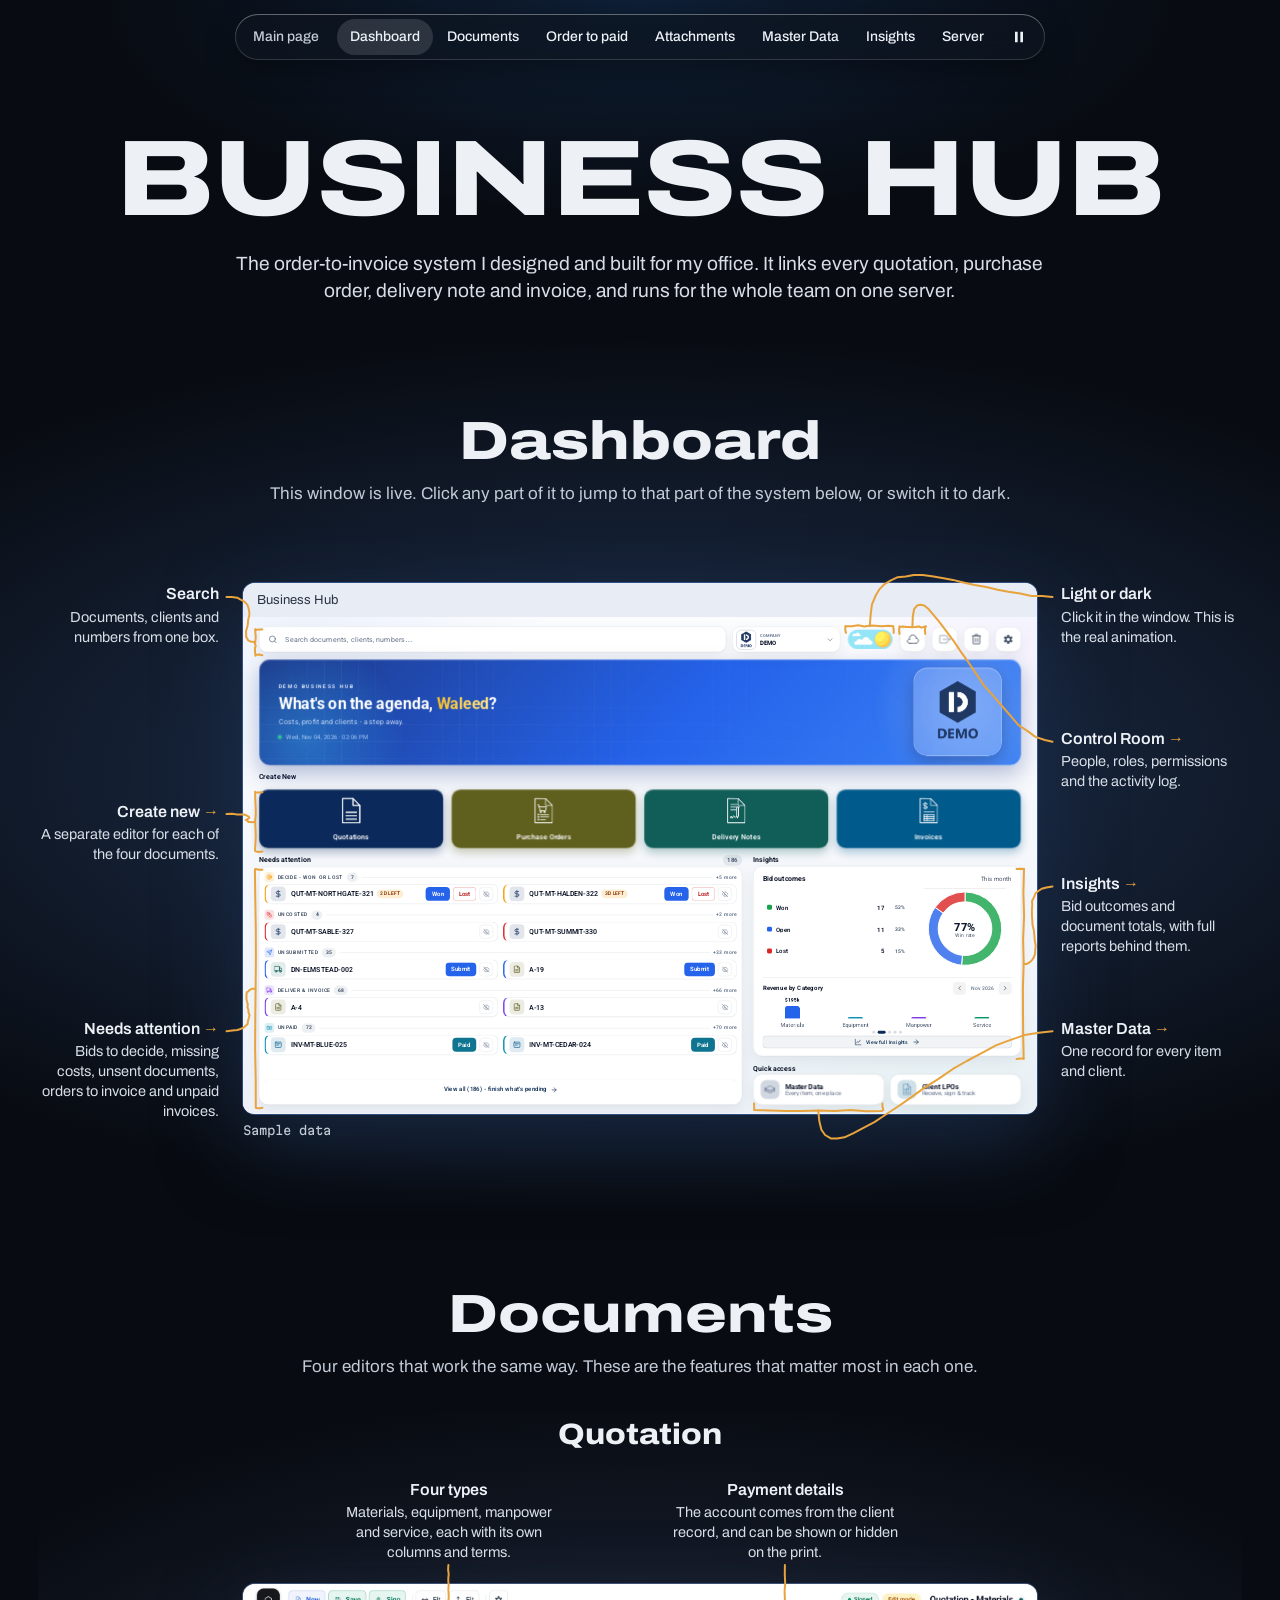
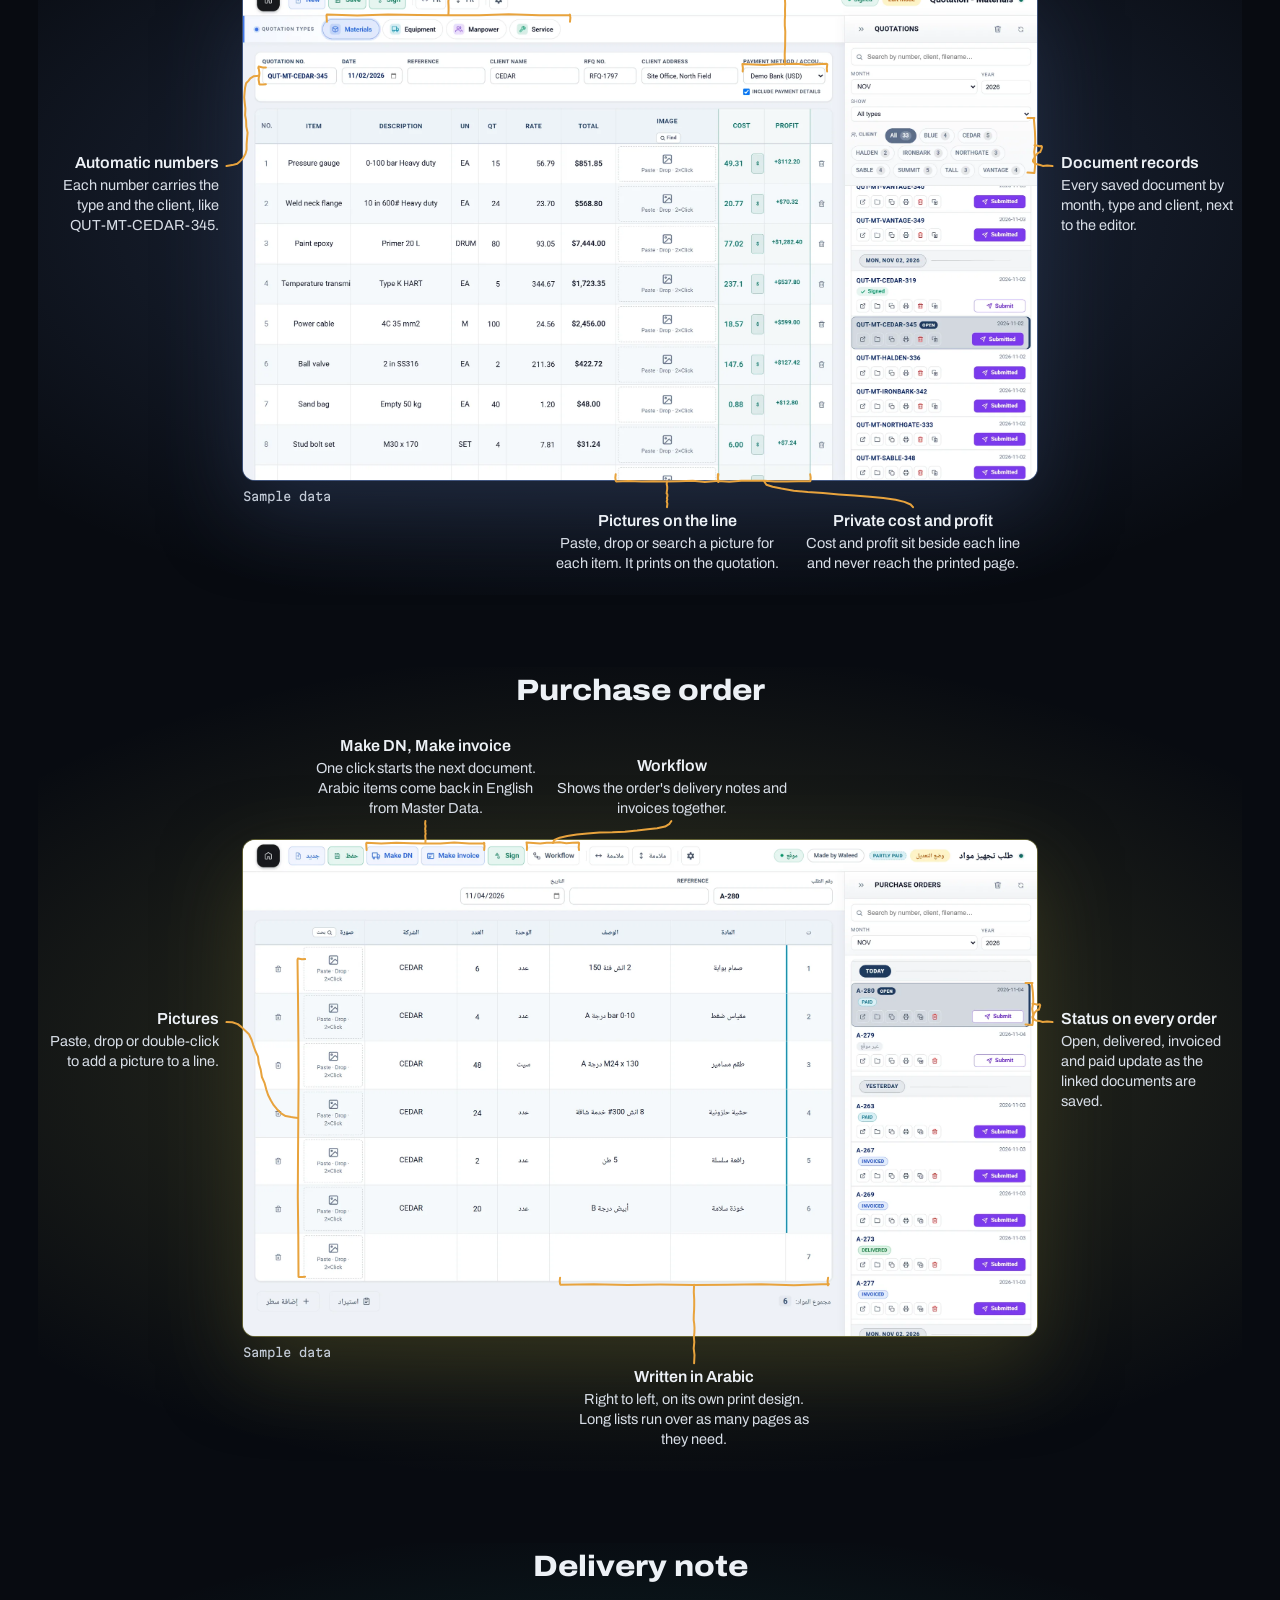
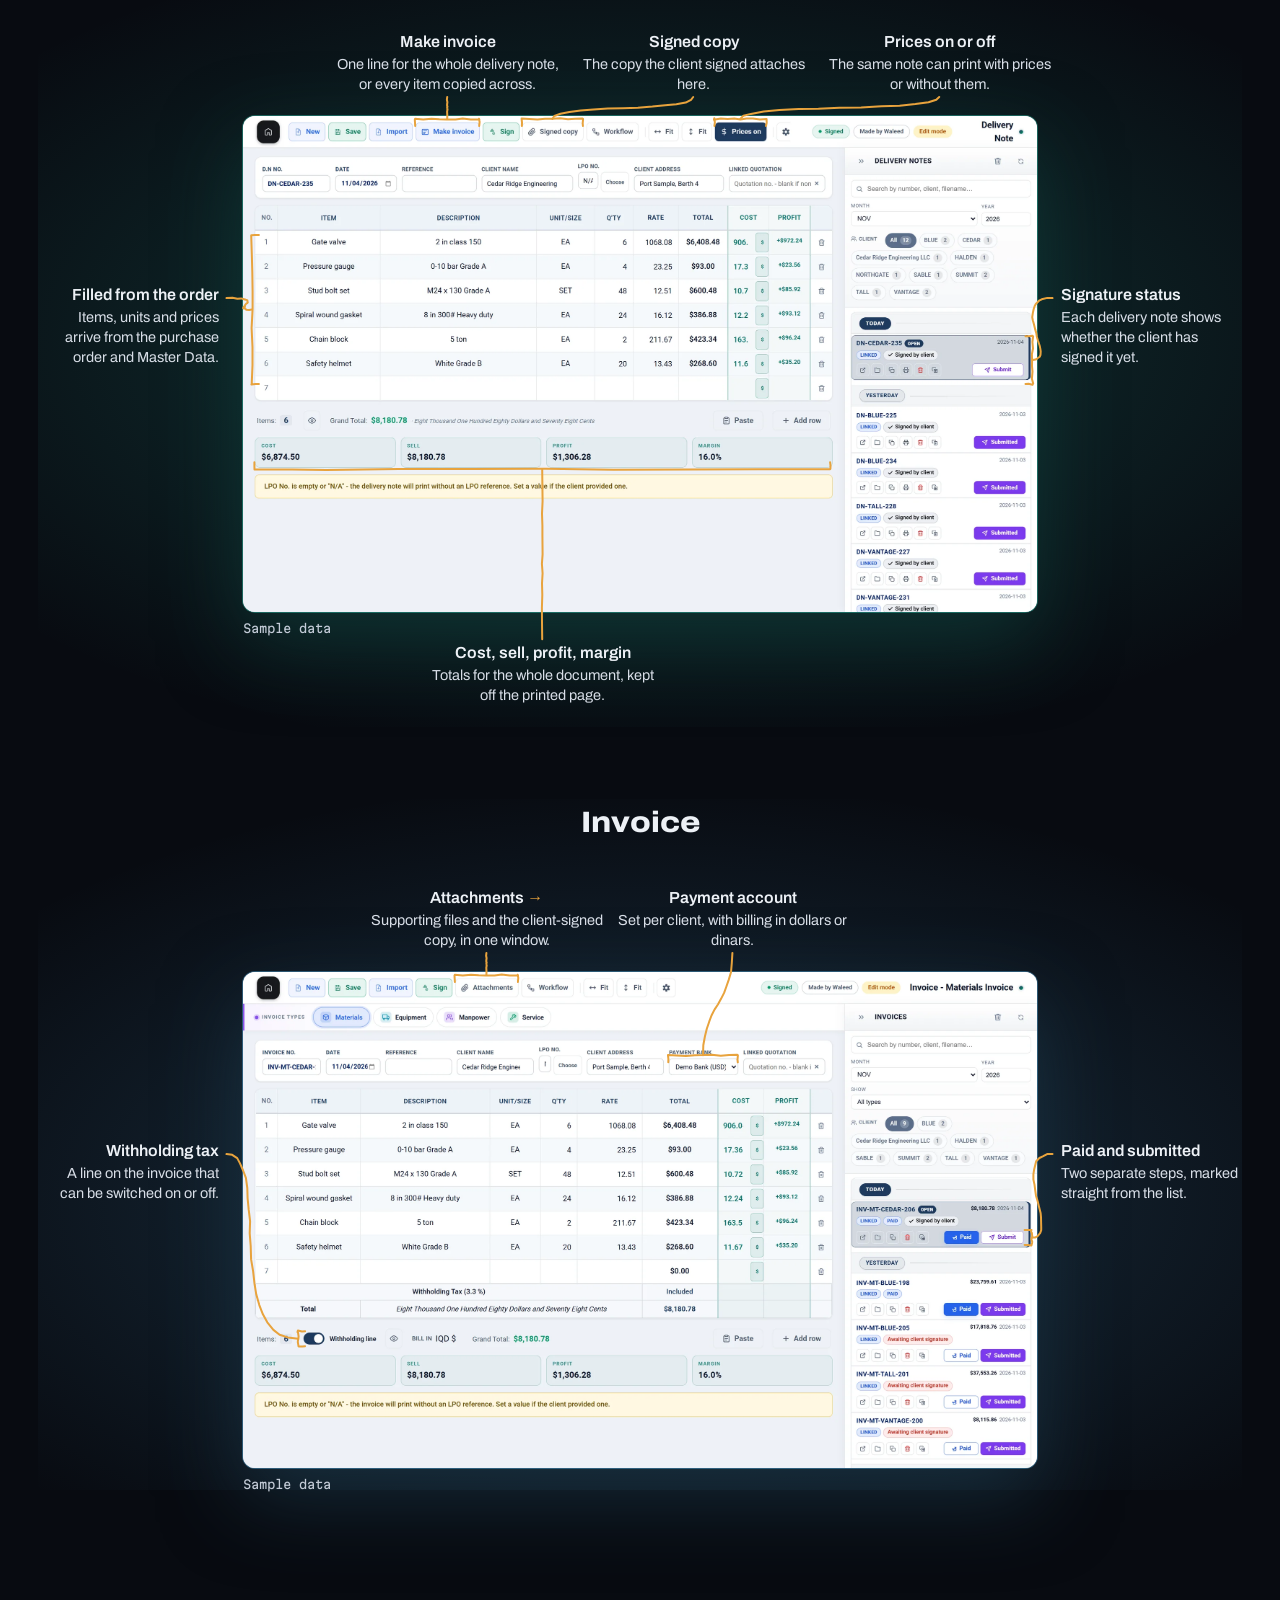
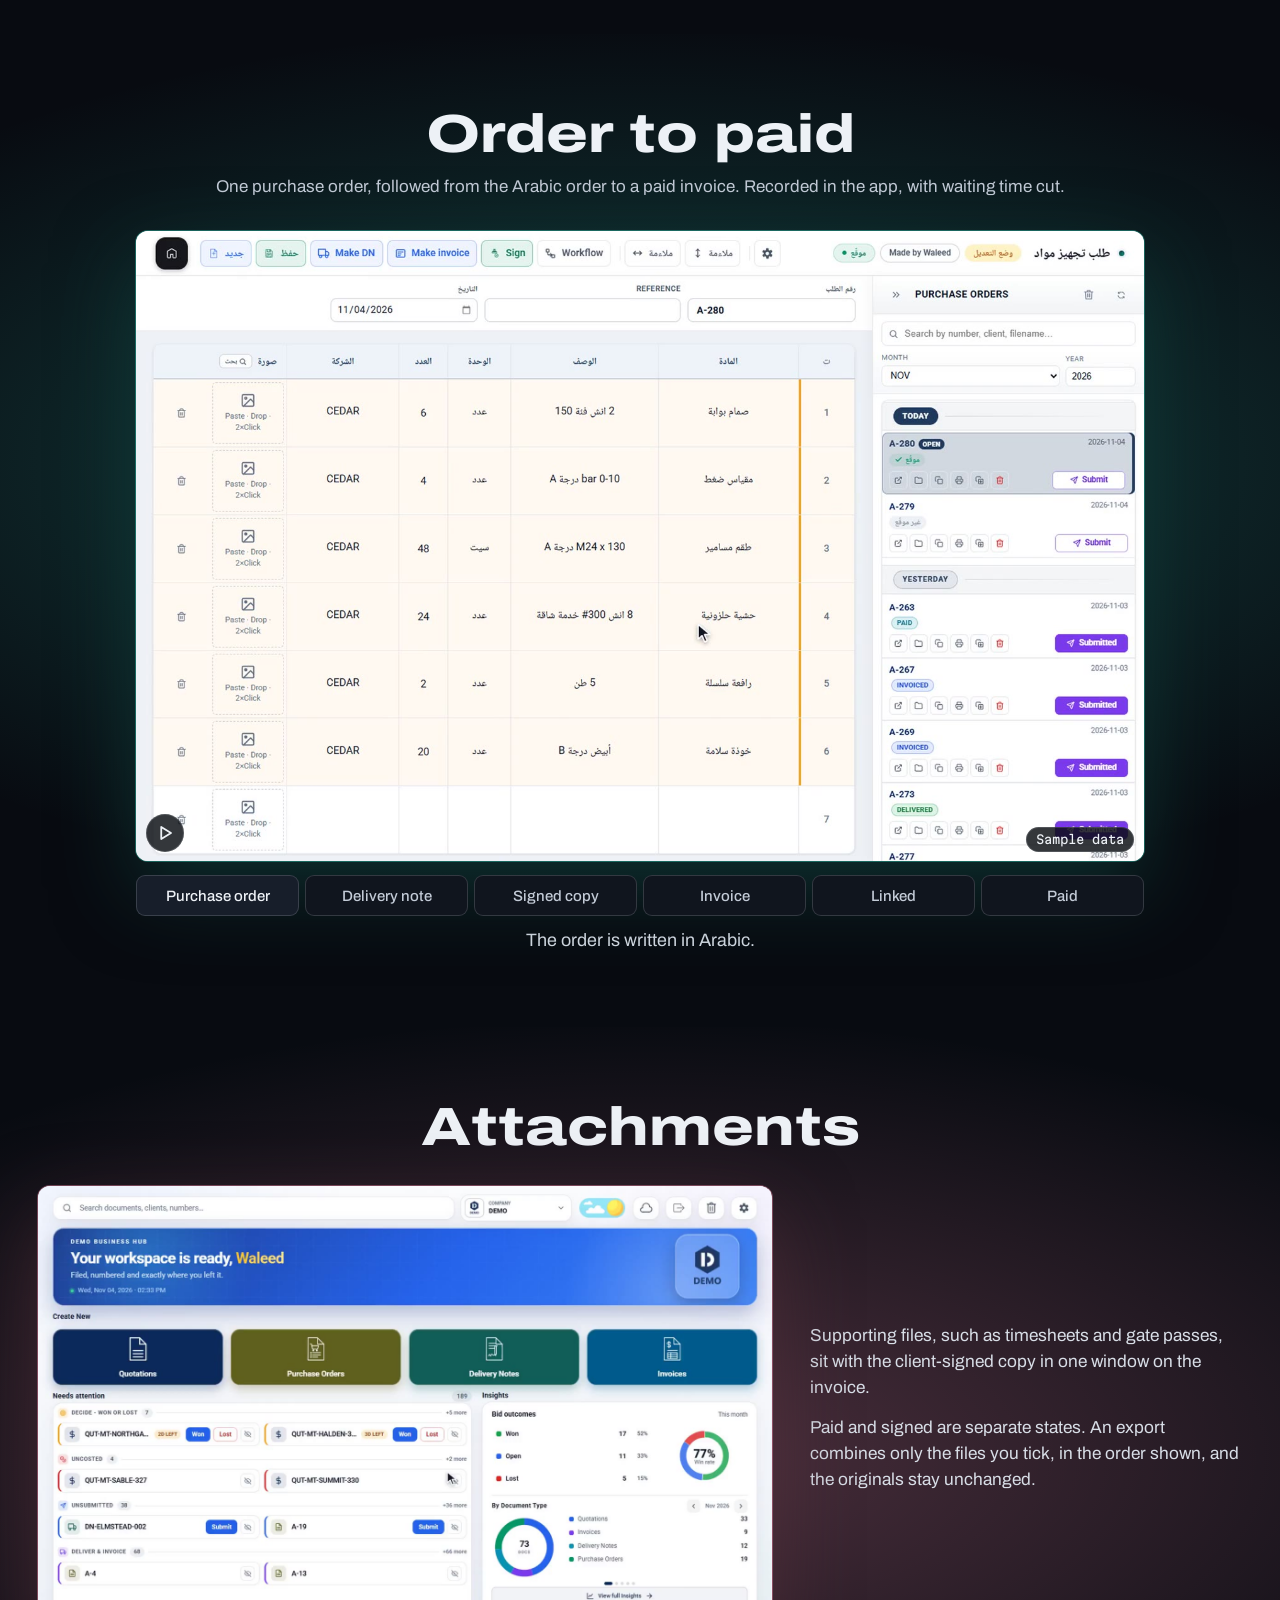
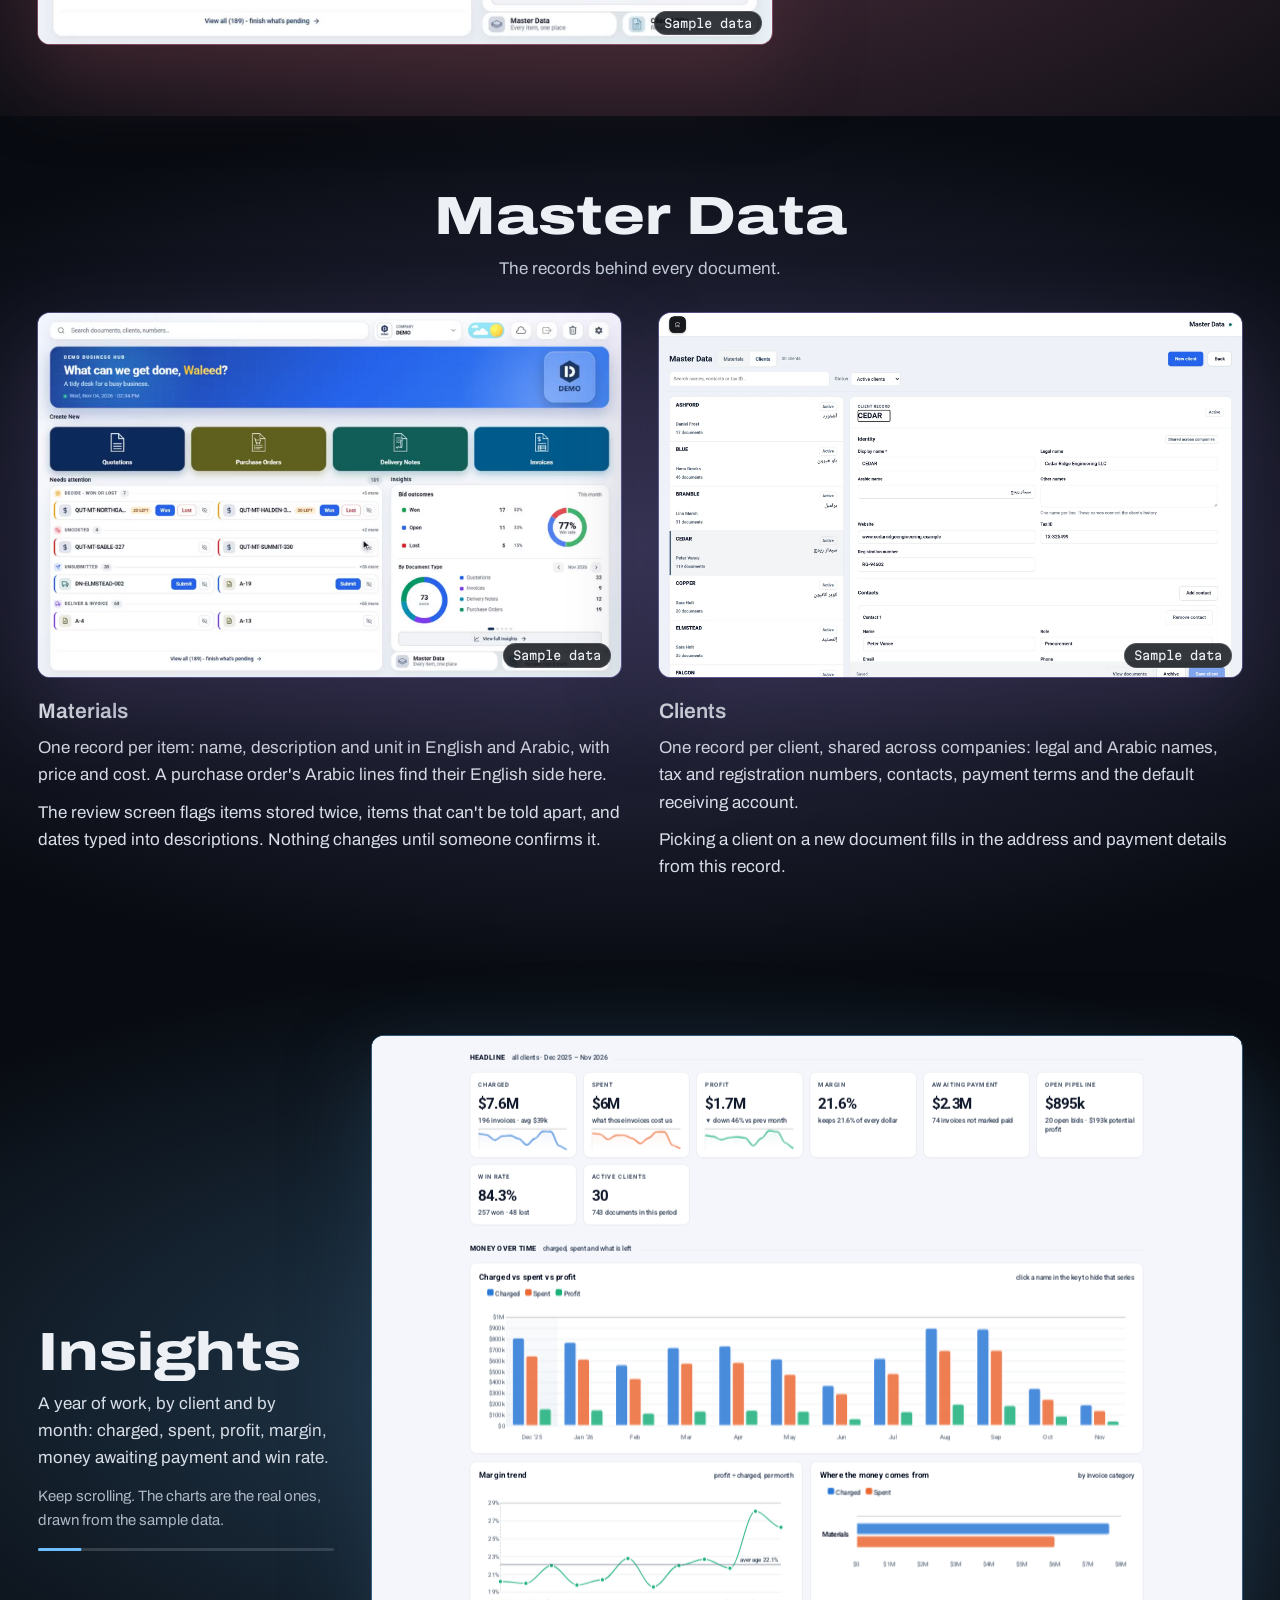
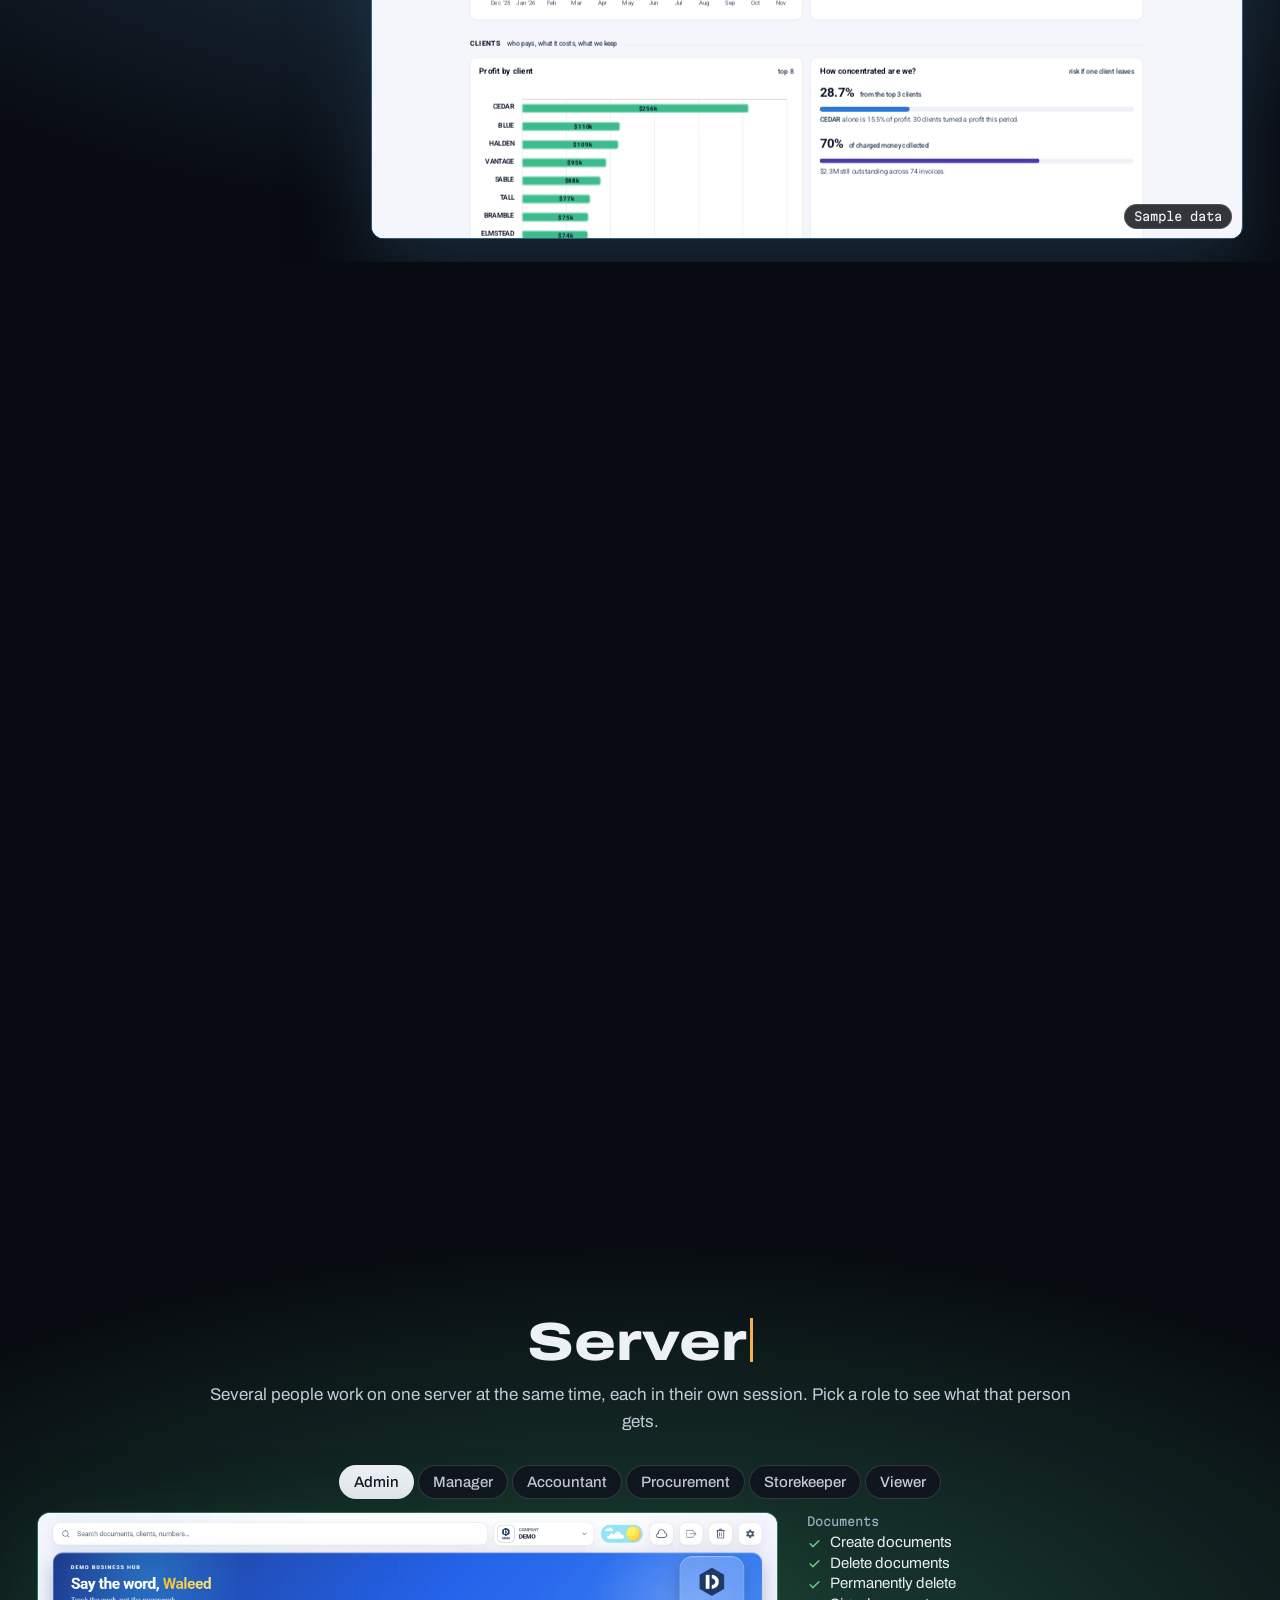
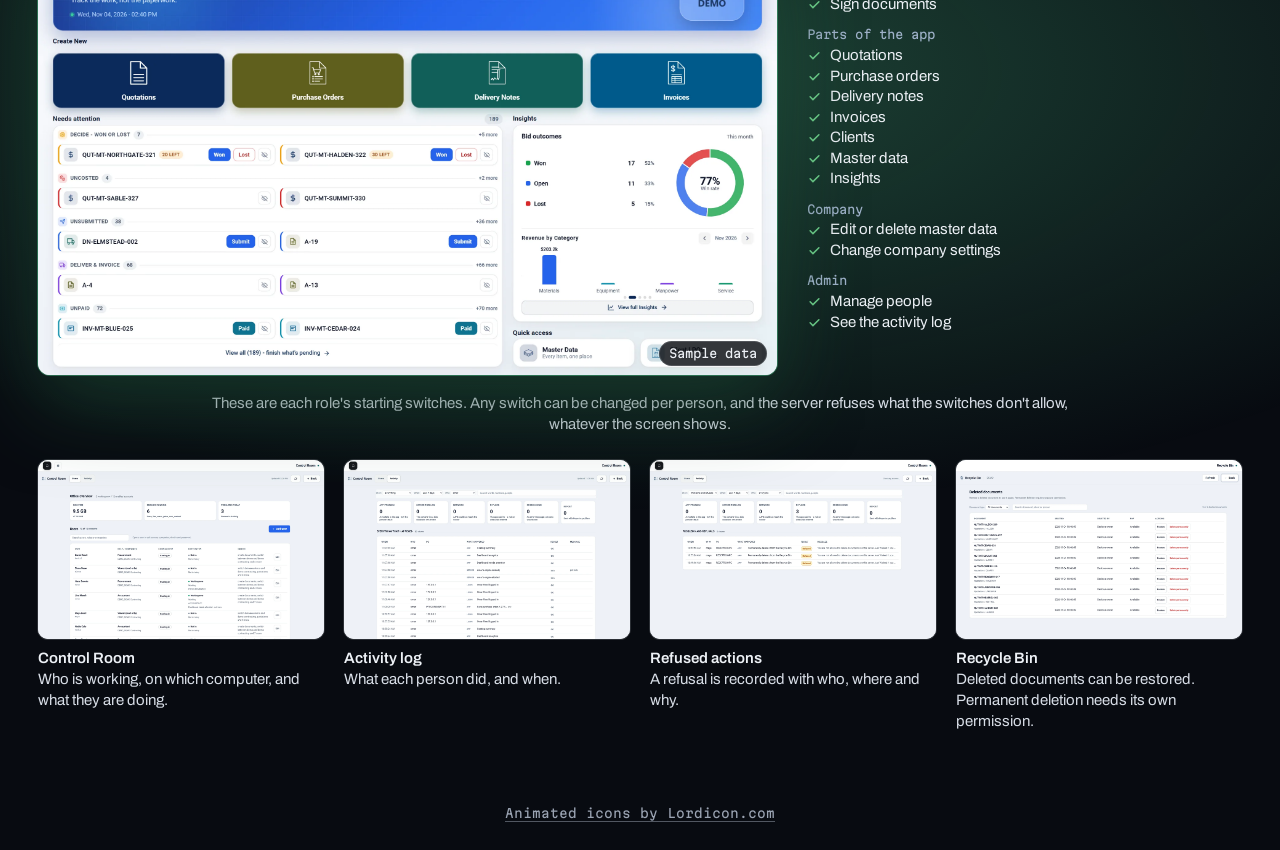
<file: business-hub/index.html>
<!doctype html>
<html lang="en">
<head>
<meta charset="utf-8">
<meta name="viewport" content="width=device-width, initial-scale=1">
<title>Business Hub | Waleed Hamid</title>
<link rel="canonical" href="https://waleedhamid.me/business-hub/">
<meta property="og:url" content="https://waleedhamid.me/business-hub/">
<meta name="description" content="Business Hub, the order-to-invoice system built by Waleed Hamid. All screens show sample data.">
<meta name="color-scheme" content="dark">
<script>
(() => {
  const reduce = matchMedia('(prefers-reduced-motion: reduce)').matches, root = document.documentElement;
  const set = () => root.classList.toggle('pm', !reduce && innerWidth < 1100);
  set(); addEventListener('resize', set);
})();
</script>
<meta property="og:type" content="website">
<meta property="og:title" content="Business Hub | Waleed Hamid">
<meta property="og:description" content="Business Hub, the order-to-invoice system built by Waleed Hamid. All screens show sample data.">
<meta name="twitter:card" content="summary">
<link rel="stylesheet" href="../shared/fonts.css">
<link rel="stylesheet" href="../shared/phone.css">
<link rel="stylesheet" href="page.css">
<link rel="stylesheet" href="../shared/motion.css">
<link rel="icon" href="../shared/favicon.png" type="image/png" sizes="192x192">
<link rel="apple-touch-icon" href="../shared/apple-touch-icon.png" sizes="180x180">
<script type="text/javascript">
    (function(c,l,a,r,i,t,y){
        c[a]=c[a]||function(){(c[a].q=c[a].q||[]).push(arguments)};
        t=l.createElement(r);t.async=1;t.src="https://www.clarity.ms/tag/"+i;
        y=l.getElementsByTagName(r)[0];y.parentNode.insertBefore(t,y);
    })(window, document, "clarity", "script", "z9unn15nb7");
</script>
<script defer src="/shared/visitor-alerts.js" data-endpoint="https://waleed-portfolio-visitor-alerts.portfolio-visitor-alerts.workers.dev/visit"></script>
</head>
<body>
<a class="skip-link" href="#main-content">Skip to content</a>
<nav id="nav" aria-label="Business Hub sections">
  <a href="../">Main page</a><a href="#dashboard">Dashboard</a><a href="#documents">Documents</a><a href="#order">Order to paid</a><a href="#attachments">Attachments</a><a href="#master">Master Data</a><a href="#insights">Insights</a><a href="#server">Server</a>
</nav>
<a id="back" href="#dashboard" hidden>Back to the dashboard</a>
<main id="main-content" tabindex="-1">
<header id="top">
  <h1>BUSINESS HUB</h1>
  <p>The order-to-invoice system I designed and built for my office. It links every quotation, purchase order, delivery note and invoice, and runs for the whole team on one server.</p>
</header>

<section id="dashboard" aria-labelledby="h-dash">
  <div class="head"><h2 id="h-dash" data-type>Dashboard</h2><p>This window is live. Click any part of it to jump to that part of the system below, or switch it to dark.</p></div>
  <div class="annot" id="dashAnnot">
    <svg class="lines" aria-hidden="true"></svg>
    <div class="labels"></div>
    <div class="win">
      <div class="bar"><span>Business Hub</span><i></i></div>
      <div class="vp"><iframe id="dashFrame" title="Live Business Hub dashboard with sample data" tabindex="0"></iframe></div>
    </div>
    <div class="sample">Sample data</div>
  </div>
  <div class="flat-only">
    <button type="button" class="zoom-image" data-zoom><img src="../assets/dashboard-screen.webp" alt="Business Hub dashboard with sample data" class="shot-img" loading="lazy" width="2200" height="1375"></button>
    <ul class="jumps">
      <li><a href="#documents">Create new: the four document editors</a></li>
      <li><a href="#order">Needs attention: how an order reaches paid</a></li>
      <li><a href="#insights">Insights: bid outcomes and reports</a></li>
      <li><a href="#master">Master Data: items and clients</a></li>
      <li><a href="#server">Control Room: people and permissions</a></li>
    </ul>
  </div>
</section>

<section id="documents" aria-labelledby="h-docs">
  <div class="head"><h2 id="h-docs" data-type>Documents</h2><p>Four editors that work the same way. These are the features that matter most in each one.</p></div>
  <div id="docs"></div>
</section>

<section id="order" aria-labelledby="h-order">
  <div class="head"><h2 id="h-order" data-type>Order to paid</h2><p>One purchase order, followed from the Arabic order to a paid invoice. Recorded in the app, with waiting time cut.</p></div>
  <div class="player">
    <video id="orderVideo" muted playsinline preload="none" data-poster="../assets/order-to-paid.jpg" aria-label="Screen recording of one purchase order going from order to paid, sample data"><source src="../assets/order-to-paid.mp4" type="video/mp4"></video>
    <button id="orderPlay" type="button" aria-label="Pause"><svg viewBox="0 0 24 24" aria-hidden="true"><path d="M8 5v14M16 5v14"/></svg></button>
    <div class="sample in">Sample data</div>
  </div>
  <ol id="steps"></ol>
  <p id="stepText" aria-live="off"></p>
</section>

<section id="attachments" aria-labelledby="h-att">
  <div class="head"><h2 id="h-att" data-type>Attachments</h2></div>
  <div class="split">
    <figure class="frame"><video muted playsinline loop preload="none" data-poster="../assets/attachments.jpg" data-autoplay aria-label="Screen recording of the invoice attachments window, sample data"><source src="../assets/attachments.mp4" type="video/mp4"></video><div class="sample in">Sample data</div></figure>
    <div class="copy">
      <p>Supporting files, such as timesheets and gate passes, sit with the client-signed copy in one window on the invoice.</p>
      <p>Paid and signed are separate states. An export combines only the files you tick, in the order shown, and the originals stay unchanged.</p>
    </div>
  </div>
</section>

<section id="master" aria-labelledby="h-master">
  <div class="head"><h2 id="h-master" data-type>Master Data</h2><p>The records behind every document.</p></div>
  <div class="two">
    <article>
      <figure class="frame"><video muted playsinline loop preload="none" data-poster="../assets/master.jpg" data-autoplay aria-label="Screen recording of the materials catalogue and its review screen, sample data"><source src="../assets/master.mp4" type="video/mp4"></video><div class="sample in">Sample data</div></figure>
      <h3>Materials</h3>
      <p>One record per item: name, description and unit in English and Arabic, with price and cost. A purchase order's Arabic lines find their English side here.</p>
      <p>The review screen flags items stored twice, items that can't be told apart, and dates typed into descriptions. Nothing changes until someone confirms it.</p>
    </article>
    <article>
      <figure class="frame"><button type="button" class="zoom-image" data-zoom><img src="../assets/master-clients.webp" alt="Client record screen with sample data" loading="lazy" width="2200" height="1375"></button><div class="sample in">Sample data</div></figure>
      <h3>Clients</h3>
      <p>One record per client, shared across companies: legal and Arabic names, tax and registration numbers, contacts, payment terms and the default receiving account.</p>
      <p>Picking a client on a new document fills in the address and payment details from this record.</p>
    </article>
  </div>
</section>

<section id="insights" aria-labelledby="h-ins">
  <div id="insTrack">
    <div id="insPin">
      <div class="ins-copy">
        <h2 id="h-ins" data-type>Insights</h2>
        <p>A year of work, by client and by month: charged, spent, profit, margin, money awaiting payment and win rate.</p>
        <p class="dim">Keep scrolling. The charts are the real ones, drawn from the sample data.</p>
        <div class="progress"><i id="insBar"></i></div>
      </div>
      <div class="frame" id="insFrameBox"><iframe id="insFrame" title="Live Insights page with sample data" tabindex="-1"></iframe><div class="sample in">Sample data</div></div>
    </div>
  </div>
  <div class="flat-only"><div class="head"><h2 data-type>Insights</h2><p>A year of work, by client and by month: charged, spent, profit, margin, money awaiting payment and win rate.</p></div><button type="button" class="zoom-image" data-zoom><img src="../assets/insights.webp" alt="Insights page with sample data" class="shot-img" loading="lazy" width="2200" height="1375"></button></div>
</section>

<section id="server" aria-labelledby="h-srv">
  <div class="head"><h2 id="h-srv" data-type>Server</h2><p>Several people work on one server at the same time, each in their own session. Pick a role to see what that person gets.</p></div>
  <div id="roles" role="group" aria-label="Role"></div>
  <div class="role-view">
    <figure class="frame"><button type="button" class="zoom-image" data-zoom><img id="roleImg" src="../assets/role-admin.webp" alt="Dashboard as seen by this role, sample data" loading="lazy" width="2400" height="1500"></button><div class="sample in">Sample data</div></figure>
    <div id="matrix"></div>
  </div>
  <p class="dim note">These are each role's starting switches. Any switch can be changed per person, and the server refuses what the switches don't allow, whatever the screen shows.</p>
  <div class="tiles">
    <figure><button type="button" class="tile" data-zoom-src="../assets/control-room.webp"><img src="../assets/control-room.webp" alt="Control Room with sample data" loading="lazy" width="2200" height="1375"></button><figcaption><b>Control Room</b>Who is working, on which computer, and what they are doing.</figcaption></figure>
    <figure><button type="button" class="tile" data-zoom-src="../assets/activity.webp"><img src="../assets/activity.webp" alt="Activity log with sample data" loading="lazy" width="2200" height="1375"></button><figcaption><b>Activity log</b>What each person did, and when.</figcaption></figure>
    <figure><button type="button" class="tile" data-zoom-src="../assets/refused.webp"><img src="../assets/refused.webp" alt="Refused actions with sample data" loading="lazy" width="2200" height="1375"></button><figcaption><b>Refused actions</b>A refusal is recorded with who, where and why.</figcaption></figure>
    <figure><button type="button" class="tile" data-zoom-src="../assets/recycle.webp"><img src="../assets/recycle.webp" alt="Recycle Bin with sample data" loading="lazy" width="2200" height="1375"></button><figcaption><b>Recycle Bin</b>Deleted documents can be restored. Permanent deletion needs its own permission.</figcaption></figure>
  </div>
</section>
<p class="iconcredit"><a href="https://lordicon.com/" rel="noopener">Animated icons by Lordicon.com</a></p>
</main>
<dialog id="lightbox" aria-label="Enlarged screen"><button type="button" aria-label="Close">×</button><img alt=""></dialog>
<script src="../shared/motion.js"></script>
<script src="../shared/smooth-scroll.js"></script>
<script src="../shared/page-navigation.js"></script>
<script src="../shared/to-top.js"></script>
<script src="permissions.js"></script>
<script src="page.js"></script>
<script src="../shared/phone-icons.js"></script>
<script src="../shared/phone-cam.js"></script>
<script src="phone.js"></script>
</body>
</html>
</file>
<file: shared/phone.css>
/* The phone layouts' shared parts. Tokens are in DESIGN.md. */
.sr{position:absolute;width:1px;height:1px;overflow:hidden;clip-path:inset(50%);white-space:nowrap}

/* The window */
.pwin{position:relative;border-radius:14px;background:#F1F4FA;box-shadow:0 0 0 1px color-mix(in srgb,var(--h) 46%,transparent),0 22px 56px rgba(0,0,0,.55);transition:box-shadow 300ms ease}
.pbar{position:absolute;left:0;right:0;top:0;height:30px;z-index:3;display:flex;align-items:center;gap:8px;padding:0 4px 0 12px;border-radius:14px 14px 0 0;background:#E7EBF2;color:#334155;font:500 12.5px/1 var(--display);transition:background-color 300ms ease,color 300ms ease}
.pbar-t{white-space:nowrap}
.pbar-tag{margin-left:auto;font:400 10px/1 var(--mono);color:#475569;white-space:nowrap;transition:color 300ms ease}
.pbar-btn{position:relative;flex:none;width:28px;height:28px;display:grid;place-items:center;padding:0;border:0;border-radius:8px;background:none;color:inherit;cursor:pointer;transition:transform 140ms var(--ease)}
.pbar-btn::after{content:"";position:absolute;inset:-8px}
.pbar-btn:active{transform:scale(.92)}
.pbar-btn svg{width:15px;height:15px;fill:none;stroke:currentColor;stroke-width:2;stroke-linecap:round;stroke-linejoin:round}
.pbar-theme{position:relative;flex:none;display:block;padding:0;border:0;background:none;cursor:pointer;transition:transform 140ms var(--ease)}
.pbar-theme::after{content:"";position:absolute;inset:-10px -4px}
.pbar-theme:active{transform:scale(.95)}
.pbar-theme[hidden]{display:none}
.pbar-theme i{display:block;overflow:hidden;border-radius:999px}
.pbar-theme b{display:block;will-change:transform}
.pwin.dark .pbar{background:#141D30;color:#CBD5E1}
.pwin.dark .pbar-tag{color:#94A3B8}

/* The camera */
.cam{position:absolute;left:0;right:0;top:30px;bottom:0;overflow:hidden;border-radius:0 0 14px 14px;background:#F1F4FA;touch-action:pan-y;-webkit-tap-highlight-color:transparent;user-select:none;-webkit-user-select:none;transition:background-color 300ms ease}
.cam.dark{background:#0B1220}
.cam-layer{position:absolute;inset:0;overflow:hidden;background:inherit;will-change:transform}
.cam-world{position:absolute;left:0;top:0;width:1600px;height:1000px;transform-origin:0 0;will-change:transform}
.cam-world img,.cam-world video{position:absolute;left:0;top:0;display:block;width:100%;height:100%;max-width:none;object-fit:cover;object-position:top;pointer-events:none;-webkit-user-drag:none}
.cam-dark{opacity:0;transition:opacity 420ms ease}
.cam-dark.on{opacity:1}
.cam-ico{position:absolute;display:block;overflow:hidden;visibility:hidden}
.cam-ico b{display:block;will-change:transform}
.cam-notes{position:absolute;left:0;top:0;width:100%;height:100%;overflow:visible;pointer-events:none;z-index:4}
.cam-notes path{fill:none;stroke-linecap:round;stroke-linejoin:round}
.cam-notes .halo{stroke:rgba(8,11,17,.46);stroke-width:4.2}
.cam-notes .ink{stroke:var(--amber);stroke-width:1.9}

/* One scene: window, steps, caption */
.pscene{position:relative}
.pscene .pwin{height:clamp(226px,calc(100svh - var(--scene-rest,300px)),640px);max-width:760px;margin:0 auto}
.prail{list-style:none;display:flex;gap:4px;max-width:760px;margin:6px auto 0;padding:0}
.prail li{flex:1;min-width:0}
.prail button{position:relative;display:block;width:100%;height:30px;padding:0;border:0;background:none;cursor:pointer;-webkit-tap-highlight-color:transparent}
.prail button::before{content:"";position:absolute;left:0;right:0;top:50%;height:3px;margin-top:-1.5px;border-radius:2px;background:rgba(237,241,246,.2)}
.prail button::after{content:"";position:absolute;left:0;right:0;top:-8px;bottom:-8px}
.prail i{position:absolute;left:0;right:0;top:50%;height:3px;margin-top:-1.5px;border-radius:2px;background:var(--h);transform:scaleX(0);transform-origin:0 50%}
.pcap{max-width:760px;margin:2px auto 0;min-height:6.4em}
.pcap h3{margin:0 0 3px;font-size:clamp(19px,5.2vw,23px);font-weight:800;font-stretch:112%;line-height:1.15}
.pcap p{margin:0;color:#DDE3EC;font-size:15px;line-height:1.42;text-wrap:pretty}
.pgo{display:inline-flex;align-items:center;min-height:32px;margin-top:2px;color:var(--h);font-size:15px;font-weight:600;text-underline-offset:3px}
.pgo[hidden]{display:none}
.ptabs{display:flex;gap:6px;max-width:760px;margin:0 auto 10px;overflow-x:auto;scrollbar-width:none;-webkit-overflow-scrolling:touch}
.ptabs::-webkit-scrollbar{display:none}
.ptabs button{flex:none;padding:9px 13px;border:0;border-radius:999px;background:rgba(237,241,246,.08);box-shadow:inset 0 0 0 1px var(--line);color:#E4E8EE;font:500 14.5px/1.2 var(--display);cursor:pointer;white-space:nowrap;transition:background-color 180ms ease,color 180ms ease,transform 140ms var(--ease)}
.ptabs button:active{transform:scale(.97)}
.ptabs button[aria-pressed=true]{background:var(--h);box-shadow:none;color:#0B1018}

@media (min-width:700px){
 .pcap p{font-size:16px}
 .pcap{min-height:6em}
}
</file>
<file: main.css>
/* Tokens. DESIGN.md explains the roles. */
:root{
 /* The app's own hues, lightened to read on dark: blue dashboard, teal delivery note, violet, status green */
 --dash:#5B9BFF;--link:#34D1BC;--master:#A99BFF;--control:#56DE9B;
 --hue-s4:#6CC0FF;--hue-ariba:#FFB27A;--sky:#A8D6FF;
 --sp1:4px;--sp2:8px;--sp3:12px;--sp4:16px;--sp5:24px;--sp6:32px;--sp7:48px;--sp8:64px;--sp9:96px;
 --fs-cap:13px;--fs-sm:14.5px;--fs-body:16px;--fs-lead:clamp(16.5px,1.25vw,18.5px);--fs-h3:clamp(19px,1.6vw,23px);--fs-h2:clamp(34px,5vw,68px);
}
html{scroll-behavior:smooth}
@media (prefers-reduced-motion:reduce){html{scroll-behavior:auto}}
.sr{position:absolute;width:1px;height:1px;overflow:hidden;clip-path:inset(50%);white-space:nowrap}
h2,h3{text-wrap:balance}
p{text-wrap:pretty}
@media (max-width:360px){#nav a{padding-inline:var(--sp2)}}

/* The line under the headline */
#proof.rot{display:block;min-height:1.5em;font-size:clamp(14px,1.2vw,17px);line-height:1.5;color:var(--sky)}
#rotCur{display:inline-block;width:.11em;height:1.04em;margin-left:.12em;vertical-align:-.16em;background:var(--amber);animation:blink 1.06s steps(1) infinite}
#rotCur.busy{animation:none}
.hero-away #rotCur,.hero-away #cursor{animation-play-state:paused}

/* The pinned stage runs on for the tour only where it can fit */
@media (min-width:1000px) and (min-height:620px) and (prefers-reduced-motion:no-preference){
 #stage{--tour-extra:600vh}
 #after{display:none}
 /* Painted from the start and kept out of sight, so it doesn't stall the scroll when it first appears.
    Laid out once at its largest size: moving it is then only a transform. */
 #live{visibility:visible;opacity:.002;pointer-events:none;left:0;top:0;transform-origin:0 0;will-change:transform}
 #live:not([data-layout-ready]){visibility:hidden}
}
#business-hub{position:absolute;left:0;top:520vh;width:1px;height:1px}
#head{z-index:6}
#live{z-index:2}
#notes,#labels,#sample{z-index:3}
#after{padding:clamp(30px,6vh,60px) 16px}
#head.tourmode #desc{opacity:var(--d,1)!important;transform:translateY(var(--dy,0))!important}
#sample.tourmode{opacity:0!important}
#labels.off .note{pointer-events:none!important}
#labels .note.linked{cursor:pointer}
#labels .note.linked>a{display:block;color:inherit;text-decoration:none}
#labels .note.linked b::after{content:" \2192";color:var(--amber)}
@media (hover:hover) and (pointer:fine){#labels .note.linked:hover b{color:var(--amber)}}

/* Colour behind the window, one light for each chapter */
#tWash{position:absolute;inset:0;z-index:1;pointer-events:none}
#tWash i{position:absolute;inset:0;opacity:0;will-change:opacity;background:
 radial-gradient(60% 76% at 72% 46%,color-mix(in srgb,var(--h) 46%,transparent),transparent 74%),
 radial-gradient(44% 64% at 4% 100%,color-mix(in srgb,var(--h) 34%,transparent),transparent 74%)}

/* The tour, inside the window and beside it */
#live .bar{position:relative;z-index:20}
#tDim{position:absolute;inset:0;background:#0B1220;opacity:0;pointer-events:none;will-change:opacity}
.tm{position:absolute;left:0;right:0;bottom:0;margin:0;overflow:hidden;background:#EEF2F8;visibility:hidden;will-change:transform;box-shadow:0 -14px 34px rgba(8,11,17,.26)}
.tm img,.tm video{display:block;width:100%;height:100%;object-fit:cover;object-position:top;transform-origin:50% 0;will-change:transform}
#tTag{position:absolute;left:112px;top:0;height:32px;display:flex;align-items:center;z-index:21;font:400 11.5px/1 var(--mono);color:#475569;pointer-events:none;opacity:0}
#live.dark:not(.inapp) #tTag{color:#94A3B8}
#live.dark.inapp .bar{background:#E7EBF2;color:#334155}
/* Until the live window has loaded, its picture stands in */
#live.tourwin{visibility:visible;opacity:1;background:#F3F5F9 url(../assets/dashboard-screen.webp) 0 32px/100% auto no-repeat}

#tSide{position:absolute;z-index:5;display:flex;flex-direction:column;visibility:hidden}
#tSide .what{margin:0 0 var(--sp4);color:var(--mute);font-size:var(--fs-sm);line-height:1.45}
#tSide .what,#tNav li,#tExplore{opacity:0}
#tNav{list-style:none;margin:0;padding:0;display:grid;gap:2px}
#tNav button{position:relative;display:flex;align-items:center;gap:var(--sp3);width:100%;padding:9px 10px;border:0;border-radius:10px;background:none;color:var(--mute);font:500 15px/1.3 var(--display);text-align:left;cursor:pointer;overflow:hidden;transition:color 160ms ease,background-color 160ms ease,transform 140ms var(--ease)}
#tNav button:active{transform:scale(.98)}
@media (hover:hover) and (pointer:fine){#tNav button:hover{background:color-mix(in srgb,var(--h) 12%,transparent);color:var(--white)}}
#tNav button[aria-current=step]{color:var(--white);background:color-mix(in srgb,var(--h) 16%,transparent)}
#tNav svg{flex:none;width:20px;height:20px;fill:none;stroke:currentColor;stroke-width:1.7;stroke-linecap:round;stroke-linejoin:round;transition:color 160ms ease}
#tNav svg *{stroke-dasharray:1;stroke-dashoffset:0}
#tNav button[aria-current=step] svg{color:var(--h)}
#tNav button[aria-current=step] svg *{animation:tdraw 760ms var(--ease) both}
@keyframes tdraw{from{stroke-dashoffset:1}to{stroke-dashoffset:0}}
#tNav .bar{position:absolute;left:0;bottom:0;height:2px;width:100%;background:var(--h);transform:scaleX(var(--p,0));transform-origin:0 50%;opacity:0}
#tNav button[aria-current=step] .bar{opacity:1}
#tExplore,.explore{display:inline-flex;align-items:center;gap:9px;align-self:flex-start;padding:11px 18px;border-radius:999px;background:var(--amber);color:#14100A;font-weight:600;font-size:15px;text-decoration:none;transition:transform 140ms var(--ease),background-color 160ms ease}
#tExplore{margin-top:auto}
#tExplore:active,.explore:active{transform:scale(.97)}
@media (hover:hover) and (pointer:fine){#tExplore:hover,.explore:hover{background:#F7C26E}}
#tExplore svg,.explore svg{width:16px;height:16px;fill:none;stroke:currentColor;stroke-width:2;stroke-linecap:round;stroke-linejoin:round}

#tCards{position:absolute;inset:0;z-index:5;pointer-events:none}
.tcard{position:absolute;padding:var(--sp4) 18px 18px;border-radius:14px;background:color-mix(in srgb,var(--h) 10%,rgba(14,19,28,.8));-webkit-backdrop-filter:blur(16px) saturate(160%);backdrop-filter:blur(16px) saturate(160%);
 box-shadow:inset 0 0 0 1px color-mix(in srgb,var(--h) 30%,rgba(237,241,246,.14)),inset 0 1px 0 rgba(255,255,255,.18),0 18px 40px rgba(0,0,0,.42);opacity:0;visibility:hidden}
.tcard h3{margin:0 0 6px;font-size:var(--fs-h3);font-weight:800;font-stretch:112%;line-height:1.15;min-height:1.15em;text-wrap:initial}
.tcard p{margin:0;color:#DDE3EC;font-size:clamp(14.5px,1.08vw,16px);line-height:1.5}
.cur{display:inline-block;width:.09em;height:.95em;margin-left:.06em;vertical-align:-.1em;background:var(--amber);animation:blink 1.06s steps(1) infinite}
.typing .cur{animation:none}
.tcard:not(.on) .cur{animation-play-state:paused}
@media (prefers-reduced-transparency:reduce){.tcard{background:#10151E;-webkit-backdrop-filter:none;backdrop-filter:none}}

/* The tour as plain cards, where it can't be pinned */
#tourFlat{display:none;padding:clamp(44px,8vh,80px) clamp(16px,4vw,44px)}
.flat #tourFlat{display:block}
.flat #tSide,.flat #tCards,.flat #tWash{display:none}
#tourFlat h2{margin:0 0 var(--sp2);font-size:clamp(30px,6vw,48px);font-weight:800;font-stretch:125%;line-height:1.05}
#tourFlat .what{margin:0 0 var(--sp5);color:var(--mute)}
#tourFlatList{display:grid;gap:var(--sp6);margin-bottom:var(--sp5)}
#tourFlatList h3{margin:0 0 6px;font-size:21px;font-weight:700;color:var(--h)}
#tourFlatList p{margin:0 0 var(--sp3);color:#DDE3EC;font-size:var(--fs-body);line-height:1.5}
#tourFlatList figure{margin:0;border-radius:12px;overflow:hidden;background:#EEF2F8;aspect-ratio:1.6;box-shadow:0 0 0 1px color-mix(in srgb,var(--h) 40%,transparent),0 18px 44px color-mix(in srgb,var(--h) 16%,transparent)}
#tourFlatList img,#tourFlatList video{display:block;width:100%;height:100%;object-fit:cover;object-position:top}

/* Certificates, courses and contact: one colour owns each part, and they melt into each other on scroll */
.cs{position:relative}
#csTint{position:sticky;top:0;height:100vh;height:100svh;margin-bottom:-100vh;margin-bottom:-100svh;z-index:0;pointer-events:none;overflow:hidden}
#csTint i{position:absolute;inset:0;will-change:opacity}
.t-cert{background:radial-gradient(52% 62% at 20% 30%,rgba(38,108,224,.44),transparent 74%),radial-gradient(46% 58% at 84% 36%,rgba(214,140,40,.2),transparent 74%),#0A1322}
.t-course{opacity:0;background:radial-gradient(58% 84% at 30% 50%,rgba(199,30,120,.46),transparent 76%),radial-gradient(36% 50% at 92% 14%,rgba(108,192,255,.13),transparent 72%),#160A1A}
.t-contact{opacity:0;background:linear-gradient(180deg,#160A1A 0,#3A1426 46%,#8A3F1E 86%,#C97A2A 100%)}
.cs>section{position:relative;z-index:1}
/* The tour's last screen and the certificates meet on one colour, so no edge shows */
.cs::before{content:"";position:absolute;left:0;right:0;top:0;height:30vh;z-index:1;pointer-events:none;background:linear-gradient(#070A12,rgba(7,10,18,0))}
#tFade{position:absolute;left:0;right:0;bottom:0;height:28vh;z-index:1;pointer-events:none;opacity:0;background:linear-gradient(to top,#070A12,rgba(7,10,18,0));will-change:opacity}
.flat #tFade{display:none}
.cs section{padding:clamp(56px,10vh,110px) clamp(16px,3vw,48px)}
.cs .wrap{max-width:1320px;margin:0 auto}
.cs h2{margin:0 0 clamp(20px,3.6vh,36px);font-size:var(--fs-h2);font-weight:800;font-stretch:125%;line-height:1.04;min-height:1.04em}
#cCursor{display:inline-block;width:.07em;height:.82em;margin-left:.06em;vertical-align:-.04em;background:var(--amber);animation:blink 1.06s steps(1) infinite}
#cCursor.busy{animation:none}
.certs{display:grid;grid-template-columns:repeat(2,minmax(0,1fr));gap:clamp(18px,2.6vw,36px)}
.cert{margin:0}
.cert.sap{--h:var(--dash)}
.cert.mos{--h:var(--amber)}
.cert button{display:block;width:100%;padding:0;border:0;border-radius:12px;overflow:hidden;background:#EEF2F8;cursor:zoom-in;box-shadow:0 0 0 1px color-mix(in srgb,var(--h) 34%,transparent),0 24px 56px rgba(0,0,0,.42);transition:transform 180ms var(--ease),box-shadow 240ms ease}
.cert button:active{transform:scale(.99)}
@media (hover:hover) and (pointer:fine){.cert button:hover{transform:translateY(-3px);box-shadow:0 0 0 1.5px var(--h),0 30px 76px color-mix(in srgb,var(--h) 34%,transparent)}}
.cert img{display:block;width:100%;height:auto;aspect-ratio:1.3;object-fit:cover}
.cert h3{margin:var(--sp4) 0 var(--sp1);font-size:var(--fs-h3);font-weight:700;line-height:1.2}
.cert p{margin:0 0 var(--sp2);color:var(--mute);font:400 var(--fs-cap)/1.6 var(--mono)}
.cert a.go{color:var(--h);font-weight:500;text-underline-offset:3px}
.cs .small{color:#B8C0CC;font-size:15px}

.cs section#cTrack{position:relative;height:340vh;padding:0}
#cPin{position:sticky;top:0;height:100vh;height:100svh;overflow:hidden}
#cCopy{position:absolute;right:clamp(16px,3vw,48px);top:50%;width:clamp(280px,27vw,410px);transform:translateY(-50%);z-index:70}
.cs #cCopy h2{margin-bottom:var(--sp3);font-size:clamp(30px,3.2vw,50px)}
#cCopy>p{margin:0 0 var(--sp4);color:#E4E8EE;font-size:var(--fs-lead);line-height:1.45}
#cChips{display:flex;gap:6px;margin:0 0 var(--sp4)}
#cChips button{padding:7px 13px;border:0;border-radius:999px;background:rgba(237,241,246,.08);color:#E4E8EE;font:500 14.5px/1.2 var(--display);cursor:pointer;box-shadow:inset 0 0 0 1px var(--line);transition:background-color 160ms ease,color 160ms ease,transform 140ms var(--ease)}
#cChips button:active{transform:scale(.97)}
#cChips button[aria-pressed=true]{background:var(--white);color:#101520;box-shadow:none}
#cChips .dot::before{content:"";display:inline-block;width:8px;height:8px;margin-right:7px;border-radius:50%;background:var(--h)}
.dot.s4,.e.s4{--h:var(--hue-s4)}
.dot.ariba,.e.ariba{--h:var(--hue-ariba)}
#cChips .dot.s4[aria-pressed=true]::before{background:#1877C9}
#cChips .dot.ariba[aria-pressed=true]::before{background:#D9702B}
#cNow{--h:var(--mute);min-height:9.4em;padding:14px var(--sp4);border-radius:12px;background:rgba(16,14,24,.72);box-shadow:inset 0 0 0 1px color-mix(in srgb,var(--h) 34%,rgba(237,241,246,.1)),inset 0 1px 0 rgba(255,255,255,.14);opacity:0;transform:translateY(8px);transition:opacity 260ms ease,transform 380ms var(--ease),box-shadow 200ms ease}
#cNow.on{opacity:1;transform:none}
#cNow b{display:block;font-size:var(--fs-body);font-weight:600;line-height:1.3;margin-bottom:3px}
#cNow small{display:block;color:var(--h);font:400 12.5px/1.5 var(--mono);margin-bottom:5px;transition:color 200ms ease}
#cNow span{display:block;color:#DDE3EC;font-size:15px;line-height:1.42}
#cCards{position:absolute;inset:0}
.badge{--u:1px;position:absolute;left:0;top:0;display:block;border-radius:10px;overflow:hidden;background:#960059;transform-origin:0 0;will-change:transform;box-shadow:0 0 0 var(--u) rgba(255,255,255,.12),0 calc(var(--u)*16) calc(var(--u)*40) rgba(0,0,0,.45);transition:opacity 200ms ease,box-shadow 200ms ease}
.badge img{display:block;width:100%;height:100%;pointer-events:none}
.badge .sheen{position:absolute;left:0;top:0;width:150%;height:150%;border-radius:50%;background:radial-gradient(circle,rgba(255,255,255,.3),rgba(255,255,255,.07) 38%,transparent 66%);opacity:0;pointer-events:none;will-change:transform,opacity;transition:opacity 180ms ease}
.badge.hot{box-shadow:0 0 0 calc(var(--u)*1.6) var(--h),0 0 calc(var(--u)*34) color-mix(in srgb,var(--h) 60%,transparent),0 calc(var(--u)*22) calc(var(--u)*56) rgba(0,0,0,.55)}
.badge.hot .sheen{opacity:1}
.badge.off{opacity:.16}
.badge:focus-visible{outline-width:calc(var(--u)*2);outline-offset:calc(var(--u)*3)}
/* A light that follows the pointer: it shines behind the grid and catches the edges of the badges near it */
#cBloom{position:absolute;left:0;top:0;width:560px;height:560px;border-radius:50%;background:radial-gradient(circle,color-mix(in srgb,var(--h,#FF5FB0) 44%,transparent),transparent 68%);opacity:0;pointer-events:none;will-change:transform,opacity}
#cEdge{position:absolute;inset:0;z-index:50;pointer-events:none;opacity:0;will-change:opacity}
#cEdge .e{position:absolute;inset:0;overflow:hidden;-webkit-mask-size:100% 100%;mask-size:100% 100%;transition:opacity 200ms ease}
#cEdge i{position:absolute;left:0;top:0;width:520px;height:520px;border-radius:50%;background:radial-gradient(circle,#fff 0,var(--h) 24%,transparent 68%);will-change:transform}
.cap{display:none}
.pair{display:contents}
:is(.flat,.course-flat) .cs section#cTrack{height:auto}
:is(.flat,.course-flat) #cPin{position:static;height:auto;overflow:visible;padding:clamp(40px,8vh,80px) clamp(16px,3vw,48px);display:flex;flex-direction:column;gap:var(--sp5)}
:is(.flat,.course-flat) #cCopy{position:static;width:auto;transform:none}
:is(.flat,.course-flat) #cNow,:is(.flat,.course-flat) #cBloom,:is(.flat,.course-flat) #cEdge{display:none}
:is(.flat,.course-flat) #cCards{position:static;display:grid;grid-template-columns:repeat(auto-fill,minmax(min(46%,190px),1fr));gap:18px var(--sp3)}
:is(.flat,.course-flat) .pair{display:block}
:is(.flat,.course-flat) .badge{position:static;width:auto!important;height:auto!important;aspect-ratio:1;transform:none!important;box-shadow:0 0 0 1px var(--line)}
:is(.flat,.course-flat) .cap{display:block;margin-top:6px;color:#DDE3EC;font:400 12px/1.45 var(--mono)}
:is(.flat,.course-flat) .pair.off{display:none}

/* Contact closes the page with a signed sheet. */
.cs section#contact{display:grid;align-items:center;min-height:100vh;min-height:100svh;padding-top:clamp(84px,12vh,120px);padding-bottom:clamp(40px,7vh,72px)}
.signoff{display:grid;grid-template-columns:minmax(230px,.3fr) minmax(0,1fr);gap:clamp(24px,4vw,64px);align-items:center;width:100%}
.cs .so-head h2{margin-bottom:var(--sp3);font-size:clamp(34px,3.7vw,56px);white-space:nowrap}
.so-head p{margin:0;max-width:18em;color:#F1EAE2;font-size:var(--fs-lead);line-height:1.45}
.sheet{position:relative;display:grid;grid-template-columns:minmax(0,1.42fr) minmax(210px,.8fr);gap:clamp(24px,3.6vw,56px);padding:clamp(22px,3vw,44px);border-radius:14px;background:#F6F6F4;color:#101520;box-shadow:inset 0 1px 0 #fff,0 34px 80px rgba(0,0,0,.5)}
.sign{position:relative;align-self:end}
#sig{display:block;width:100%;height:auto;margin-bottom:-8px;fill:#14276B}
.who{margin:0;padding-top:var(--sp3);border-top:1px solid rgba(16,21,32,.5);font-size:clamp(20px,1.7vw,25px);font-weight:700;line-height:1.2}
.fields{margin:0;display:grid;gap:var(--sp4);align-content:center;padding-left:clamp(0px,3vw,44px);border-left:1px solid rgba(16,21,32,.14)}
.fields dt{margin-bottom:2px;color:#56606E;font:400 12.5px/1.4 var(--mono)}
.fields dd{margin:0;font-size:var(--fs-body);font-weight:500;line-height:1.35}
.fields a{overflow-wrap:anywhere}
.fields dd.blank{color:#46505E;font-weight:400;border-bottom:1px dashed rgba(16,21,32,.4);padding-bottom:3px}
@media (max-width:980px){.signoff{grid-template-columns:minmax(0,1fr)}}
@media (max-width:720px){.sheet{grid-template-columns:minmax(0,1fr)}.fields{padding-left:0;border-left:0;padding-top:var(--sp4);border-top:1px solid rgba(16,21,32,.14)}}
dialog{max-width:96vw;max-height:94vh;padding:0;border:0;border-radius:12px;background:#EEF2F8;overflow:auto}
dialog::backdrop{background:rgba(4,6,10,.84)}
dialog img{display:block;width:auto;max-width:96vw;height:auto;max-height:94vh}
dialog button{position:sticky;float:right;top:10px;margin:10px 10px -46px 0;width:36px;height:36px;border:0;border-radius:50%;background:rgba(8,11,17,.86);color:#fff;font-size:20px;cursor:pointer}
@media (max-width:760px){.certs{grid-template-columns:minmax(0,1fr)}}
@media (prefers-reduced-motion:reduce){#cCursor,.cur,#rotCur{animation:none}}

/* Contact links need a tap area, not just a line of text (WCAG 2.5.8) */
.fields dd a{display:inline-flex;align-items:center;min-height:32px;color:#14276B;font-weight:600;text-underline-offset:3px;text-decoration-thickness:1px}
@media (hover:hover) and (pointer:fine){.fields dd a:hover{color:#0B1A4D}}
@media (max-width:980px){.fields dd a{min-height:44px}}

/* Phones and small windows. `narrow` is the size, `pm` is the size with motion allowed. DESIGN.md has the rules. */
/* Until the hero has measured itself, none of its parts show in the wrong place */
html.js:not(.hero-on) #intro,html.js:not(.hero-on) #head,html.js:not(.hero-on) #live{visibility:hidden}
.pm #join span{opacity:0}
#svhProbe{position:fixed;left:0;top:0;width:0;height:100vh;height:100svh;visibility:hidden;pointer-events:none}
.short{display:none}
#pTour{display:none}
.narrow #pin{background:radial-gradient(95% 46% at 74% 16%,#143560,rgba(20,53,96,0) 100%),radial-gradient(85% 40% at 16% 96%,#0F2340,rgba(15,35,64,0) 100%),#080B11}
.narrow #lead{max-width:none;font-size:clamp(17.5px,4.9vw,24px);line-height:1.27}
.narrow #proof.rot{margin-top:8px;font-size:clamp(11.5px,3.25vw,15px)}
.narrow #proof:not(.rot){font-size:13px}
@media (orientation:landscape) and (max-height:619px){.narrow #lead{max-width:min(30em,52vw);font-size:17px}}

.pm #stage{height:520vh}
.pm #pin{height:100vh}
.pm #business-hub{top:122vh}
.pm #after,.pm #sample,.pm #desc,.pm #notes,.pm #labels,.pm #live,.pm #tSide,.pm #tCards{display:none!important}
.pm #proof{display:block;height:1.5em;overflow:hidden;white-space:nowrap}
.pm #head{padding:0 12px}
.pm #join{font-size:clamp(25px,8.3vw,46px)}
.pm #pTour{display:block;position:absolute;inset:0;z-index:4;pointer-events:none;visibility:hidden}
.pm #pTour.on{visibility:visible}
#pWin{position:absolute;pointer-events:auto}
#pCap{position:absolute;opacity:0;pointer-events:none}
#pCap h3{margin:0 0 3px;font-size:clamp(19px,5.2vw,23px);font-weight:800;font-stretch:112%;line-height:1.15;min-height:1.15em;text-wrap:initial}
#pCap h3[hidden]{display:none}
#pCap p{margin:0;color:#DDE3EC;font-size:clamp(14.5px,3.85vw,16px);line-height:1.4}
#pRail{position:absolute;display:flex;align-items:center;gap:8px;height:44px;opacity:0;pointer-events:auto}
#pRail ol{list-style:none;display:flex;flex:1;gap:2px;min-width:0;margin:0;padding:0}
#pRail li{flex:1;min-width:0}
#pRail button{position:relative;display:grid;place-items:center;width:100%;height:44px;padding:0;border:0;border-radius:10px;background:none;color:var(--mute);cursor:pointer;-webkit-tap-highlight-color:transparent;transition:color 160ms ease,background-color 160ms ease,transform 140ms var(--ease)}
#pRail button:active{transform:scale(.94)}
#pRail button[aria-current=step]{color:var(--h);background:color-mix(in srgb,var(--h) 14%,transparent)}
#pRail svg{width:20px;height:20px;fill:none;stroke:currentColor;stroke-width:1.7;stroke-linecap:round;stroke-linejoin:round}
#pRail .bar{position:absolute;left:9px;right:9px;bottom:4px;height:2px;border-radius:1px;background:var(--h);transform:scaleX(0);transform-origin:0 50%}
#pExplore{flex:none;display:inline-flex;align-items:center;gap:6px;height:40px;padding:0 15px;border-radius:999px;background:var(--amber);color:#14100A;font-size:14.5px;font-weight:600;text-decoration:none;transition:transform 140ms var(--ease)}
#pExplore:active{transform:scale(.96)}
#pExplore svg{width:15px;height:15px;fill:none;stroke:currentColor;stroke-width:2.2;stroke-linecap:round;stroke-linejoin:round}
@media (orientation:landscape) and (max-height:619px){.pm #head{right:14px;text-align:left}.pm #join{justify-content:flex-start;font-size:22px}}

/* Certificates: thumbnail and text in a row, with only the facts that matter on a small screen */
@media (max-width:999px){
 .cs section{padding-block:max(66px,8vh) clamp(34px,6vh,64px)}
 .cs h2{font-size:clamp(30px,8.2vw,46px);margin-bottom:var(--sp4)}
 .certs{gap:var(--sp4)}
 .cert{display:grid;grid-template-columns:clamp(112px,31vw,190px) minmax(0,1fr);column-gap:14px;align-items:start;align-content:start}
 .cert button{grid-row:1 / span 4;border-radius:8px;box-shadow:0 0 0 1px color-mix(in srgb,var(--h) 40%,transparent),0 14px 30px rgba(0,0,0,.4)}
 .cert h3{margin:0 0 3px;font-size:15px;font-weight:700;line-height:1.26}
 .cert p{margin:0 0 3px;font-size:11.5px;line-height:1.5;grid-column:2}
 .cert a.go{grid-column:2;font-size:14.5px}
 .cert .long,.cs .small{display:none}
 .cert .short{display:block}
}
@media (min-width:700px) and (max-width:999px){.certs{grid-template-columns:repeat(2,minmax(0,1fr))}}

/* The course badges: the same pile dealing into a grid, with the title and the filters above it */
.pm .cs section#cTrack{height:215vh}
.pm #cPin{height:100vh}
.pm #cCopy{top:clamp(58px,8.5vh,76px);left:var(--sp4);right:var(--sp4);width:auto;transform:none}
.pm .cs #cCopy h2{margin-bottom:var(--sp2);font-size:clamp(28px,7.6vw,44px)}
.pm #cCopy .long{display:none}
.pm #cCopy .short{display:block;margin:0 0 var(--sp3);font-size:14.5px;line-height:1.4}
.pm #cChips{margin:0}
.pm #cChips button{min-height:36px;padding:0 13px}
.pm #cNow{position:fixed;left:12px;right:12px;bottom:max(12px,env(safe-area-inset-bottom));z-index:80;min-height:0;padding:14px var(--sp4);background:rgba(16,14,24,.94);box-shadow:inset 0 0 0 1px color-mix(in srgb,var(--h) 44%,rgba(237,241,246,.14)),0 18px 40px rgba(0,0,0,.5);pointer-events:none;visibility:hidden;transition:opacity 200ms ease,transform 300ms var(--ease),visibility 0s linear 200ms}
.pm #cNow.on{pointer-events:auto;visibility:visible;transition:opacity 200ms ease,transform 300ms var(--ease)}
#cGo{display:inline-flex;align-items:center;min-height:36px;margin-top:2px;color:var(--amber);font-weight:600;font-size:15px;text-underline-offset:3px}
#cGo[hidden]{display:none}
@media (orientation:landscape) and (max-height:619px){.pm #cCopy{top:58px;right:auto;width:30vw}}
/* Contact: everything on one screen */
@media (max-width:760px){
 .cs section#contact{padding-top:clamp(64px,9vh,84px);padding-bottom:var(--sp5)}
 .signoff{gap:var(--sp4)}
 .cs .so-head h2{font-size:clamp(30px,8.2vw,40px);margin-bottom:var(--sp2)}
 .so-head p{max-width:none;font-size:15.5px}
 .sheet{padding:var(--sp4) 18px 18px;gap:var(--sp3)}
 .who{padding-top:var(--sp2);font-size:19px}
 .fields{grid-template-columns:repeat(2,minmax(0,1fr));gap:10px var(--sp4);padding-top:var(--sp3)}
 .fields div:nth-child(-n+3){grid-column:1 / -1}
 .fields dd{font-size:15px}
 .fields dt{font-size:11.5px}
}

/* The credit Lordicon's free licence asks for. Quiet, but a real link. */
.iconcredit{position:relative;z-index:1;margin:0;padding:0 clamp(16px,3vw,48px) 26px;text-align:center;font:400 12.5px/1.5 var(--mono);color:#1C0F06}
.iconcredit a{color:inherit;text-underline-offset:3px;text-decoration-color:rgba(28,15,6,.45)}
@media (hover:hover) and (pointer:fine){.iconcredit a:hover{color:#000;text-decoration-color:currentColor}}
/* On a narrow screen the back-to-top button sits in that corner, so the credit clears the back-to-top control */
@media (max-width:760px){.iconcredit{padding-bottom:92px}}
</file>
<file: shared/motion.css>
/* Use the existing navigation control styling and design tokens. */
#motionToggle svg{width:16px;height:16px;vertical-align:middle;fill:currentColor}
.skip-link{position:fixed;z-index:1000;left:16px;top:12px;padding:12px 18px;border-radius:8px;background:#EDF1F6;color:#080B11;font:600 16px/1.3 Archivo,Arial,sans-serif;transform:translateY(-180%);text-decoration:none}
.skip-link:focus{transform:none;outline:3px solid #F2B14C;outline-offset:3px}
.motion-paused *,.motion-paused *::before,.motion-paused *::after{animation-play-state:paused!important}
@media (prefers-reduced-motion:reduce){#motionToggle{display:none}}
</file>
<file: badge/badge.css>
#badgeWrap{position:absolute;inset:0;z-index:5;pointer-events:none}
#badgeWrap[hidden]{display:none}
#badgeWrap canvas{position:absolute;inset:0;width:100%;height:100%;display:block;pointer-events:auto}
#badgeWrap .sr{position:absolute;width:1px;height:1px;overflow:hidden;clip-path:inset(50%);white-space:nowrap;margin:0}
/* Reached by keyboard only: click the card itself with a pointer */
#badgeFlip{position:absolute;right:24px;bottom:24px;z-index:1;padding:10px 16px;border:0;border-radius:999px;background:#F2B14C;color:#14100A;font:600 15px/1.2 "Archivo",Arial,sans-serif;cursor:pointer;opacity:0;pointer-events:none;transition:opacity 160ms ease}
#badgeFlip:focus-visible{opacity:1;pointer-events:auto}
/* Without WebGL */
#badgeWrap.still{pointer-events:none}
#badgeWrap.still img{position:absolute;display:block;border-radius:14px;box-shadow:0 0 0 7px #05070c,0 26px 56px rgba(0,0,0,.5);transform:rotate(1.2deg);transform-origin:50% 0}
#badgeWrap.still i{position:absolute;top:0;display:block;background:linear-gradient(90deg,transparent 7%,rgba(242,177,76,.7) 7% 9%,transparent 9% 91%,rgba(242,177,76,.7) 91% 93%,transparent 93%),#0F141C}
/* The strap passes behind the nav on narrow screens */
body.badge-top #nav::before{opacity:1}

/* The phone card: images on plain layers, moved only by transforms (proto/badge/phone-card.js) */
.bc{position:absolute;inset:0;pointer-events:none}
.bc-shadow{position:absolute;left:0;top:0;display:block;border-radius:50%;background:radial-gradient(closest-side,rgba(0,0,0,.52),rgba(0,0,0,.26) 62%,transparent);will-change:transform}
.bc-strap i{position:absolute;left:0;top:0;display:block;background-image:url(../assets/phone/strap.webp);background-repeat:repeat-y;transform-origin:50% 0;will-change:transform}
.bc-body{position:absolute;left:0;top:0;width:0;height:0;will-change:transform}
.bc-tilt{position:absolute;touch-action:pan-y;pointer-events:auto;cursor:grab;-webkit-tap-highlight-color:transparent;-webkit-touch-callout:none;user-select:none;-webkit-user-select:none;will-change:transform}
.bc-tilt:active{cursor:grabbing}
.bc-tilt img,.bc-back{position:absolute;left:0;top:0;width:100%;height:100%;display:block;pointer-events:none;-webkit-user-drag:none}
.bc-back{transform:scaleX(-1)}
.bc-wa{position:absolute;display:block;border-radius:10px;pointer-events:auto;-webkit-tap-highlight-color:rgba(242,177,76,.25)}
.bc-foil{position:absolute;overflow:hidden;border-radius:50%;pointer-events:none}
.bc-foil i{position:absolute;left:0;top:0;display:block;width:400%;height:100%;background:linear-gradient(100deg,#ff6fa8,#ffd166 16%,#7cf5a6 33%,#6cc0ff 50%,#b392ff 66%,#ff6fa8 83%,#ffd166);opacity:.4;will-change:transform}
.bc-sheen{position:absolute;left:0;top:0;width:100%;height:100%;overflow:hidden;border-radius:6.4%/4.55%;pointer-events:none}
.bc-sheen i{position:absolute;left:-60%;top:-20%;display:block;width:220%;height:140%;background:linear-gradient(108deg,transparent 36%,rgba(255,255,255,.22) 47%,rgba(255,255,255,.06) 54%,transparent 65%);will-change:transform}
.bc-hook{position:absolute;overflow:visible;pointer-events:none}
#badgeWrap.dom #badgeFlip{right:16px;bottom:16px}
</file>
<file: shared/fonts.css>
@font-face{font-family:"Archivo";src:url([data-uri]) format("woff2");font-weight:100 900;font-stretch:62% 125%;font-style:normal;font-display:swap}
@font-face{font-family:"Martian Mono";src:url([data-uri]) format("woff2");font-weight:400;font-style:normal;font-display:swap}
</file>
<file: business-hub/page.css>
:root{--ink:#080B11;--slab:#10151E;--slab2:#171E2A;--white:#EDF1F6;--mute:#C3CBD7;--amber:#F2B14C;--sketch:#E8A33D;--line:rgba(237,241,246,.16);
--ease:cubic-bezier(.23,1,.32,1);--display:"Archivo",Arial,sans-serif;--mono:"Martian Mono",Consolas,monospace;--gut:clamp(16px,3vw,48px)}
*{box-sizing:border-box}
html{background:var(--ink);scroll-behavior:smooth;scroll-padding-top:84px}
@media (prefers-reduced-motion:reduce){html{scroll-behavior:auto}}
body{margin:0;background:var(--ink);color:var(--white);font:400 17px/1.6 var(--display);overflow-x:clip}
a{color:inherit}
:focus-visible{outline:2px solid var(--amber);outline-offset:3px;border-radius:6px}
img,video{display:block;max-width:100%}

#nav{position:fixed;z-index:30;top:14px;left:50%;transform:translateX(-50%);display:flex;gap:1px;padding:5px;border-radius:999px;white-space:nowrap;max-width:calc(100vw - 16px);overflow-x:auto;scrollbar-width:none;background:rgba(16,21,30,.72);
 -webkit-backdrop-filter:blur(16px) saturate(170%);backdrop-filter:blur(16px) saturate(170%);box-shadow:inset 0 0 0 1px var(--line),inset 0 1px 0 rgba(255,255,255,.24),0 10px 30px rgba(0,0,0,.35)}
#nav::-webkit-scrollbar{display:none}
#nav a{padding:7px 13px;border-radius:999px;font-size:14px;font-weight:500;text-decoration:none;transition:background-color 160ms ease,transform 140ms var(--ease)}
#nav a:active{transform:scale(.97)}
#nav a.on{background:rgba(237,241,246,.14)}
@media (hover:hover) and (pointer:fine){#nav a:hover{background:rgba(237,241,246,.14)}}
#nav a:first-child{color:var(--mute);margin-right:4px}

#back{position:fixed;z-index:30;left:50%;bottom:20px;transform:translateX(-50%);padding:10px 18px;border-radius:999px;background:var(--amber);color:#14100A;font-size:15px;font-weight:600;text-decoration:none;box-shadow:0 10px 26px rgba(0,0,0,.45);transition:transform 140ms var(--ease)}
#back:active{transform:translateX(-50%) scale(.97)}
#back[hidden]{display:none}

#top{padding:clamp(100px,14vh,150px) var(--gut) clamp(24px,4vh,44px);text-align:center;background:radial-gradient(60% 90% at 50% 0,rgba(30,78,140,.3),transparent 72%)}
h1{margin:0 0 16px;font-size:clamp(40px,8.4vw,116px);font-weight:800;font-stretch:125%;line-height:1;letter-spacing:-.01em}
#top p{margin:0 auto;max-width:44em;color:#D8DEE7;font-size:clamp(17px,1.5vw,21px);line-height:1.45}

section{padding:clamp(44px,8vh,90px) var(--gut);scroll-margin-top:70px}
.head{max-width:900px;margin:0 auto clamp(20px,3.4vh,34px);text-align:center}
h2{margin:0 0 10px;font-size:clamp(30px,4.2vw,58px);font-weight:800;font-stretch:125%;line-height:1.05;min-height:1.05em}
.head p{margin:0;color:var(--mute)}
h3{margin:18px 0 6px;font-size:21px;font-weight:600}
#cursor{display:inline-block;width:.07em;height:.82em;margin-left:.06em;vertical-align:-.04em;background:var(--amber);animation:blink 1.06s steps(1) infinite}
#cursor.busy{animation:none}
@keyframes blink{50%{opacity:0}}
.dim{color:#AEB7C4}

.frame{position:relative;margin:0;border-radius:12px;overflow:hidden;background:#EEF2F8;aspect-ratio:1.6;box-shadow:0 0 0 1px rgba(237,241,246,.14),0 26px 60px rgba(0,0,0,.45)}
.frame img,.frame video{width:100%;height:100%;object-fit:cover;object-position:top}
[data-zoom],.tile{cursor:zoom-in}
.zoom-image{display:block;width:100%;padding:0;border:0;background:none;color:inherit;border-radius:12px}
.frame>.zoom-image{height:100%}
.zoom-image>img{width:100%}
.sample{font:400 12px/1.4 var(--mono);color:var(--mute)}
.sample.in{position:absolute;right:10px;bottom:9px;padding:4px 10px;border-radius:999px;color:var(--white);background:rgba(8,11,17,.82);box-shadow:inset 0 0 0 1px var(--line);pointer-events:none}

/* Annotated windows */
.annot{position:relative;margin:0 auto;max-width:1560px}
/* Hold the dashboard's final base room before JS measures its side columns. */
#dashAnnot::before{content:"";display:block;padding-top:calc((100% - min(34%,476px)) / 1.6 + 102px)}
#dashAnnot:not([data-measured])>.win,#dashAnnot:not([data-measured])>.sample{visibility:hidden}
.annot .lines{position:absolute;inset:0;width:100%;height:100%;overflow:visible;pointer-events:none;z-index:3}
.annot .lines path{fill:none;stroke:var(--sketch);stroke-width:2;stroke-linecap:round;stroke-linejoin:round;transition:stroke-width 140ms ease,opacity 200ms ease}
.annot .lines path.dim{opacity:.35}
.annot .lines path.hot{stroke-width:3;stroke:#F7C26E}
.annot .labels{position:absolute;inset:0;pointer-events:none;z-index:4}
.note{position:absolute;width:var(--nw,214px);font-size:14.5px;line-height:1.38;color:#D8DEE7;pointer-events:auto}
.note.left{text-align:right}
.note.above,.note.below{text-align:center}
.note b{display:block;color:var(--white);font-size:16px;font-weight:600;margin-bottom:1px}
a.note{text-decoration:none}
a.note b::after{content:" \2192";color:var(--sketch)}
@media (hover:hover) and (pointer:fine){a.note:hover b{color:var(--amber)}}
.win{position:absolute;border-radius:12px;overflow:hidden;background:#F4F6FB;box-shadow:0 0 0 1px rgba(237,241,246,.2),0 30px 70px rgba(0,0,0,.55)}
.win .bar{height:34px;display:flex;align-items:center;justify-content:space-between;padding:0 14px;background:#E8ECF4;color:#2B3444;font-size:13px}
.win .vp{position:relative;overflow:hidden}
.win iframe{position:absolute;left:0;top:0;width:1600px;height:1000px;border:0;transform-origin:0 0;background:#F4F6FB}
.annot .sample{position:absolute}
.annot .pic{position:absolute;padding:0;border:0;border-radius:12px;overflow:hidden;background:#EEF2F8;box-shadow:0 0 0 1px rgba(237,241,246,.16),0 26px 60px rgba(0,0,0,.5);cursor:zoom-in}
.annot .pic img{width:100%;height:100%;object-fit:cover;object-position:top}
.doc{margin:0 auto clamp(40px,8vh,84px)}
.doc>h3{text-align:center;font-size:clamp(23px,2.3vw,32px);font-weight:800;font-stretch:112%;margin:0 0 14px}
.flat-only{display:none}
.shot-img{width:100%;height:auto;border-radius:12px;box-shadow:0 0 0 1px var(--line)}
.jumps{list-style:none;margin:16px 0 0;padding:0;display:grid;gap:8px}
.jumps a{display:block;padding:11px 14px;border-radius:10px;background:var(--slab);box-shadow:inset 0 0 0 1px var(--line);text-decoration:none;font-size:16px}

/* Order video */
.player{position:relative;max-width:var(--pw);margin:0 auto;border-radius:12px;overflow:hidden;background:#EEF2F8;aspect-ratio:1.6;box-shadow:0 0 0 1px rgba(237,241,246,.14),0 30px 70px rgba(0,0,0,.5)}
.player video{width:100%;height:100%;object-fit:cover}
#orderPlay{position:absolute;left:10px;bottom:9px;width:38px;height:38px;border:0;border-radius:50%;background:rgba(8,11,17,.82);color:var(--white);display:grid;place-items:center;cursor:pointer;box-shadow:inset 0 0 0 1px var(--line);transition:transform 140ms var(--ease)}
#orderPlay:active{transform:scale(.95)}
#orderPlay svg{width:18px;height:18px;fill:none;stroke:currentColor;stroke-width:2.4;stroke-linecap:round;stroke-linejoin:round}
#order{--pw:min(1180px,calc((100vh - 270px)*1.6))}
#steps{list-style:none;display:grid;grid-template-columns:repeat(6,minmax(0,1fr));gap:6px;max-width:var(--pw);margin:14px auto 10px;padding:0}
#steps button{position:relative;width:100%;padding:12px 8px 11px;border:0;border-radius:9px;background:var(--slab);color:var(--mute);font:500 15px/1.25 var(--display);cursor:pointer;overflow:hidden;box-shadow:inset 0 0 0 1px var(--line);transition:color 160ms ease,background-color 160ms ease,transform 140ms var(--ease)}
#steps button:active{transform:scale(.98)}
#steps button[aria-current=step]{color:var(--white);background:var(--slab2)}
#steps i{position:absolute;left:0;bottom:0;height:3px;width:100%;background:var(--amber);transform:scaleX(var(--p,0));transform-origin:0 50%;opacity:0}
#steps button[aria-current=step] i{opacity:1}
#stepText{max-width:var(--pw);margin:0 auto;text-align:center;min-height:1.6em;color:#D8DEE7;font-size:clamp(17px,1.4vw,20px)}

.split{display:grid;grid-template-columns:minmax(0,1.7fr) minmax(0,1fr);gap:clamp(20px,3vw,48px);align-items:center;max-width:1300px;margin:0 auto}
.copy p{margin:0 0 14px;font-size:clamp(17px,1.35vw,20px);line-height:1.5;color:#D8DEE7}
.two{display:grid;grid-template-columns:repeat(2,minmax(0,1fr));gap:clamp(20px,3vw,44px);max-width:1400px;margin:0 auto}
.two p{margin:0 0 10px;color:#D8DEE7}

#insights{padding:0}
#insTrack{position:relative}
#insPin{position:sticky;top:0;height:100vh;height:100svh;display:grid;grid-template-columns:minmax(240px,.34fr) minmax(0,1fr);gap:clamp(20px,3vw,44px);align-items:center;padding:74px var(--gut) 24px;overflow:hidden}
.ins-copy p{margin:0 0 12px;color:#D8DEE7}
.ins-copy p.dim{font-size:15px;color:#AEB7C4}
.progress{height:3px;border-radius:2px;background:var(--line);overflow:hidden;margin-top:16px}
.progress i{display:block;height:100%;width:100%;background:var(--amber);transform:scaleX(0);transform-origin:0 50%}
#insFrameBox{aspect-ratio:auto;height:100%;max-height:calc(100vh - 98px)}
#insFrame{position:absolute;left:0;top:0;width:1600px;border:0;transform-origin:0 0;background:#F4F6FB}

#roles{display:flex;flex-wrap:wrap;justify-content:center;gap:4px;margin:0 auto 14px}
#roles button{padding:8px 15px;border:0;border-radius:999px;background:var(--slab);color:var(--mute);font:500 15px/1.2 var(--display);cursor:pointer;box-shadow:inset 0 0 0 1px var(--line);transition:background-color 160ms ease,color 160ms ease,transform 140ms var(--ease)}
#roles button:active{transform:scale(.97)}
#roles button[aria-pressed=true]{background:var(--white);color:#101520;box-shadow:none}
.role-view{display:grid;grid-template-columns:minmax(0,1.7fr) minmax(280px,1fr);gap:clamp(16px,2.4vw,36px);align-items:start;max-width:1400px;margin:0 auto}
#matrix{display:grid;gap:12px;font-size:15px}
#matrix h3{margin:0 0 3px;font:400 12px/1.4 var(--mono);color:#9FB2C9}
#matrix ul{list-style:none;margin:0;padding:0;display:grid;gap:1px}
#matrix li{display:flex;align-items:center;gap:8px;line-height:1.3;color:var(--mute);transition:color 180ms ease}
#matrix li svg{flex:none;width:15px;height:15px;fill:none;stroke:currentColor;stroke-width:2.4;stroke-linecap:round;stroke-linejoin:round}
#matrix li.yes{color:var(--white)}
#matrix li.yes svg{color:#6FD08C}
.note.dim,p.note{position:static;width:auto;text-align:center;max-width:900px;margin:18px auto 26px;font-size:15px}
.tiles{display:grid;grid-template-columns:repeat(4,minmax(0,1fr));gap:clamp(12px,1.6vw,22px);max-width:1400px;margin:0 auto}
.tiles figure{margin:0}
.tile{display:block;width:100%;padding:0;border:0;background:#EEF2F8;border-radius:10px;overflow:hidden;aspect-ratio:1.6;box-shadow:0 0 0 1px var(--line);transition:transform 160ms var(--ease)}
.tile:active{transform:scale(.985)}
.tile img{width:100%;height:100%;object-fit:cover;object-position:top}
.tiles figcaption{margin-top:9px;font-size:15px;line-height:1.4;color:#D8DEE7}
.tiles b{display:block;color:var(--white);font-weight:600}

dialog{max-width:96vw;max-height:94vh;padding:0;border:0;border-radius:12px;background:#EEF2F8;overflow:auto}
dialog::backdrop{background:rgba(4,6,10,.84)}
dialog img{display:block;width:auto;max-width:96vw;height:auto;max-height:94vh}
dialog button{position:sticky;float:right;top:10px;margin:10px 10px -46px 0;width:36px;height:36px;border:0;border-radius:50%;background:rgba(8,11,17,.86);color:#fff;font-size:20px;cursor:pointer}

@media (max-width:1099px){
 .annot{display:none}.flat-only{display:block}
 #insTrack{display:none}
 #insights{padding:clamp(44px,8vh,90px) var(--gut)}
 .split,.two,.role-view{grid-template-columns:minmax(0,1fr)}
 .tiles{grid-template-columns:repeat(2,minmax(0,1fr))}
 #steps{grid-template-columns:repeat(3,minmax(0,1fr))}
 #nav{left:8px;right:8px;transform:none;justify-content:flex-start}
 .doc .notes-list{display:block}
}
.notes-list{display:none;list-style:none;margin:14px 0 0;padding:0}
.notes-list li{padding:10px 0;border-top:1px solid var(--line);font-size:16px;line-height:1.45;color:#D8DEE7}
.notes-list b{display:block;color:var(--white);font-weight:600}
.doc .flat-pic{display:none;width:100%;height:auto;border-radius:12px;box-shadow:0 0 0 1px var(--line)}
@media (max-width:1099px){.doc .flat-pic{display:block}}

/* Each chapter owns a colour, the same one it has on the main page. See DESIGN.md. */
:root{--dash:#5B9BFF;--link:#34D1BC;--attach:#FF8FB1;--master:#A99BFF;--insight:#6CC0FF;--control:#56DE9B}
#dashboard{--h:var(--dash)}#order{--h:var(--link)}#attachments{--h:var(--attach)}#master{--h:var(--master)}#insights{--h:var(--insight)}#server{--h:var(--control)}
/* The documents carry the colours they have in the app, lightened to read on dark */
#doc-quote{--h:#7FA6F5}#doc-po{--h:#CFCB62}#doc-dn{--h:#34D1BC}#doc-inv{--h:#5BB7F0}
/* Centred below the section's top edge, so colour fades in and no band shows between sections */
section[id]:not(#documents){position:relative;background:radial-gradient(78% 440px at 50% 430px,color-mix(in srgb,var(--h) 28%,transparent),transparent 100%)}
[id^=doc-]{background:radial-gradient(70% 420px at 50% 400px,color-mix(in srgb,var(--h) 22%,transparent),transparent 100%)}
#steps i,.progress i{background:var(--h,var(--amber))}
.win,.frame,.player,.annot .pic{box-shadow:0 0 0 1px color-mix(in srgb,var(--h,#EDF1F6) 38%,transparent),0 30px 80px color-mix(in srgb,var(--h,#000) 20%,rgba(0,0,0,.5))}

/* Phones and tablets: one scene per part, built by phone.js. Reduced motion keeps the plain layout above. */
.pm-only{display:none}
.pm .pm-only{display:block}
.pm .pm-only[hidden],.pm .pm-only [hidden]{display:none}
.pm .flat-only,.pm #docs,.pm #order>.player,.pm #steps,.pm #stepText,.pm #attachments>.split,.pm #master>.two,.pm .annot{display:none}
.pm #insTrack{display:none}
.pm section{padding:clamp(30px,5vh,52px) clamp(16px,4vw,32px) clamp(14px,2.4vh,26px);scroll-margin-top:58px}
/* Each scene's room is held before its script runs, so nothing jumps and images further down wait their turn */
.pm #dashboard,.pm #documents,.pm #order,.pm #attachments,.pm #master,.pm #insights{min-height:100vh;min-height:100svh}
.pm .head{margin:0 auto 10px;max-width:760px;text-align:left}
.pm .head p{display:none}
.pm h2{margin:0;font-size:clamp(28px,7.6vw,46px)}
.pm #nav{left:8px;right:8px;top:8px;transform:none;justify-content:flex-start;gap:0;padding:4px;scroll-padding:0 44px;-webkit-overflow-scrolling:touch}
.pm #nav a{padding:9px 12px}
.pm #motionToggle{position:sticky;right:-4px;flex:none;margin-left:auto;border-radius:999px;background:rgba(22,28,40,.96);box-shadow:-10px 0 12px rgba(16,21,30,.8)}
.pm #top{padding:clamp(70px,10vh,96px) clamp(16px,4vw,32px) 6px;text-align:left}
.pm h1{margin:0 0 10px;display:flex;gap:0 .3em;font-size:clamp(25px,8.3vw,60px);overflow:hidden}
.pm h1 span{display:block;will-change:transform}
.pm #top p{margin:0;max-width:40em;font-size:clamp(15.5px,4.1vw,18px);line-height:1.42}
html.pm{scroll-padding-top:0}
.pm .pscene{--scene-rest:292px}
.pm #documents .pscene,.pm #master .pscene{--scene-rest:342px}
.pm #dashboard{padding-top:clamp(18px,3vh,34px)}
.pm .ptabs button[aria-pressed=true]{background:var(--h,var(--white))}
.pm #master .ptabs{--h:var(--master)}

/* Server: role, picture, then the switches as one compact list */
.pm #roles{flex-wrap:nowrap;justify-content:flex-start;overflow-x:auto;scrollbar-width:none;gap:6px;margin:0 auto 10px;max-width:760px}
.pm #roles::-webkit-scrollbar{display:none}
.pm #roles button{flex:none;min-height:38px}
.pm .role-view{gap:12px;max-width:760px}
.pm .role-view .frame{aspect-ratio:auto;height:clamp(220px,42svh,420px)}
.pm .role-view .frame img{object-position:0 0;object-fit:cover;width:auto;height:100%;max-width:none}
.pm #matrix{grid-template-columns:repeat(2,minmax(0,1fr));gap:10px 14px;font-size:13.5px}
.pm #matrix>div:nth-child(2){grid-row:span 2}
.pm #matrix h3{font-size:10.5px;margin-bottom:2px}
.pm #matrix ul{gap:0}
.pm #matrix li{gap:6px;min-height:20px}
.pm #matrix li svg{width:13px;height:13px}
.pm p.note{max-width:760px;margin:12px auto 14px;font-size:14px;line-height:1.4;text-align:left}
.pm .tiles{display:flex;gap:12px;max-width:none;margin:0 calc(-1 * clamp(16px,4vw,32px));padding:0 clamp(16px,4vw,32px) 8px;overflow-x:auto;scroll-snap-type:x mandatory;scroll-padding:0 clamp(16px,4vw,32px);scrollbar-width:none;-webkit-overflow-scrolling:touch}
.pm .tiles::-webkit-scrollbar{display:none}
.pm .tiles figure{flex:0 0 min(78%,420px);scroll-snap-align:start}
.pm .tile img{object-position:50% 0}
.pm .tiles figcaption{font-size:14.5px}

/* The whole screen, for reading it closely: scroll or pinch around it */
.pm dialog{width:100vw;max-width:100vw;height:100vh;height:100svh;max-height:none;margin:0;border-radius:0;background:#0B0F16;overflow:auto;-webkit-overflow-scrolling:touch}
.pm dialog img{width:max(100%,min(1100px,240vw));height:auto;max-width:none;max-height:none}
.pm dialog button{position:fixed;right:12px;top:12px;float:none;margin:0;width:44px;height:44px;z-index:2}
.pm #back{bottom:max(16px,env(safe-area-inset-bottom));left:16px;transform:none}
.pm #back:active{transform:scale(.97)}

/* A phone on its side: the window beside its caption */
@media (orientation:landscape) and (max-height:619px){
 .pm .pscene{display:grid;grid-template-columns:minmax(0,1.5fr) minmax(0,1fr);column-gap:var(--sp5,24px);align-items:start}
 .pm .pscene .ptabs{grid-column:1 / -1}
 .pm .pscene .pwin{grid-row:span 3;width:100%;height:calc(100svh - 112px);min-height:220px}
 .pm #documents .pscene .pwin,.pm #master .pscene .pwin{height:calc(100svh - 156px)}
 .pm .prail{grid-column:2;width:100%;margin-top:0}
 .pm .pcap{grid-column:2}
 .pm .role-view{grid-template-columns:minmax(0,1.3fr) minmax(0,1fr)}
 .pm .role-view .frame{height:calc(100svh - 112px)}
 .pm #matrix{grid-template-columns:minmax(0,1fr)}
 .pm .tiles figure{flex-basis:44%}
}

/* The credit Lordicon's free licence asks for. Quiet, but a real link. */
.iconcredit{margin:0;padding:0 var(--gut) 28px;text-align:center;font:400 12.5px/1.5 var(--mono);color:#9AA3B2}
.iconcredit a{color:inherit;text-underline-offset:3px;text-decoration-color:rgba(154,163,178,.5)}
@media (hover:hover) and (pointer:fine){.iconcredit a:hover{color:var(--amber);text-decoration-color:currentColor}}
/* On a narrow screen the back-to-top button sits in that corner, so the credit clears the back-to-top control */
@media (max-width:760px){.iconcredit{padding-bottom:92px}}
</file>
